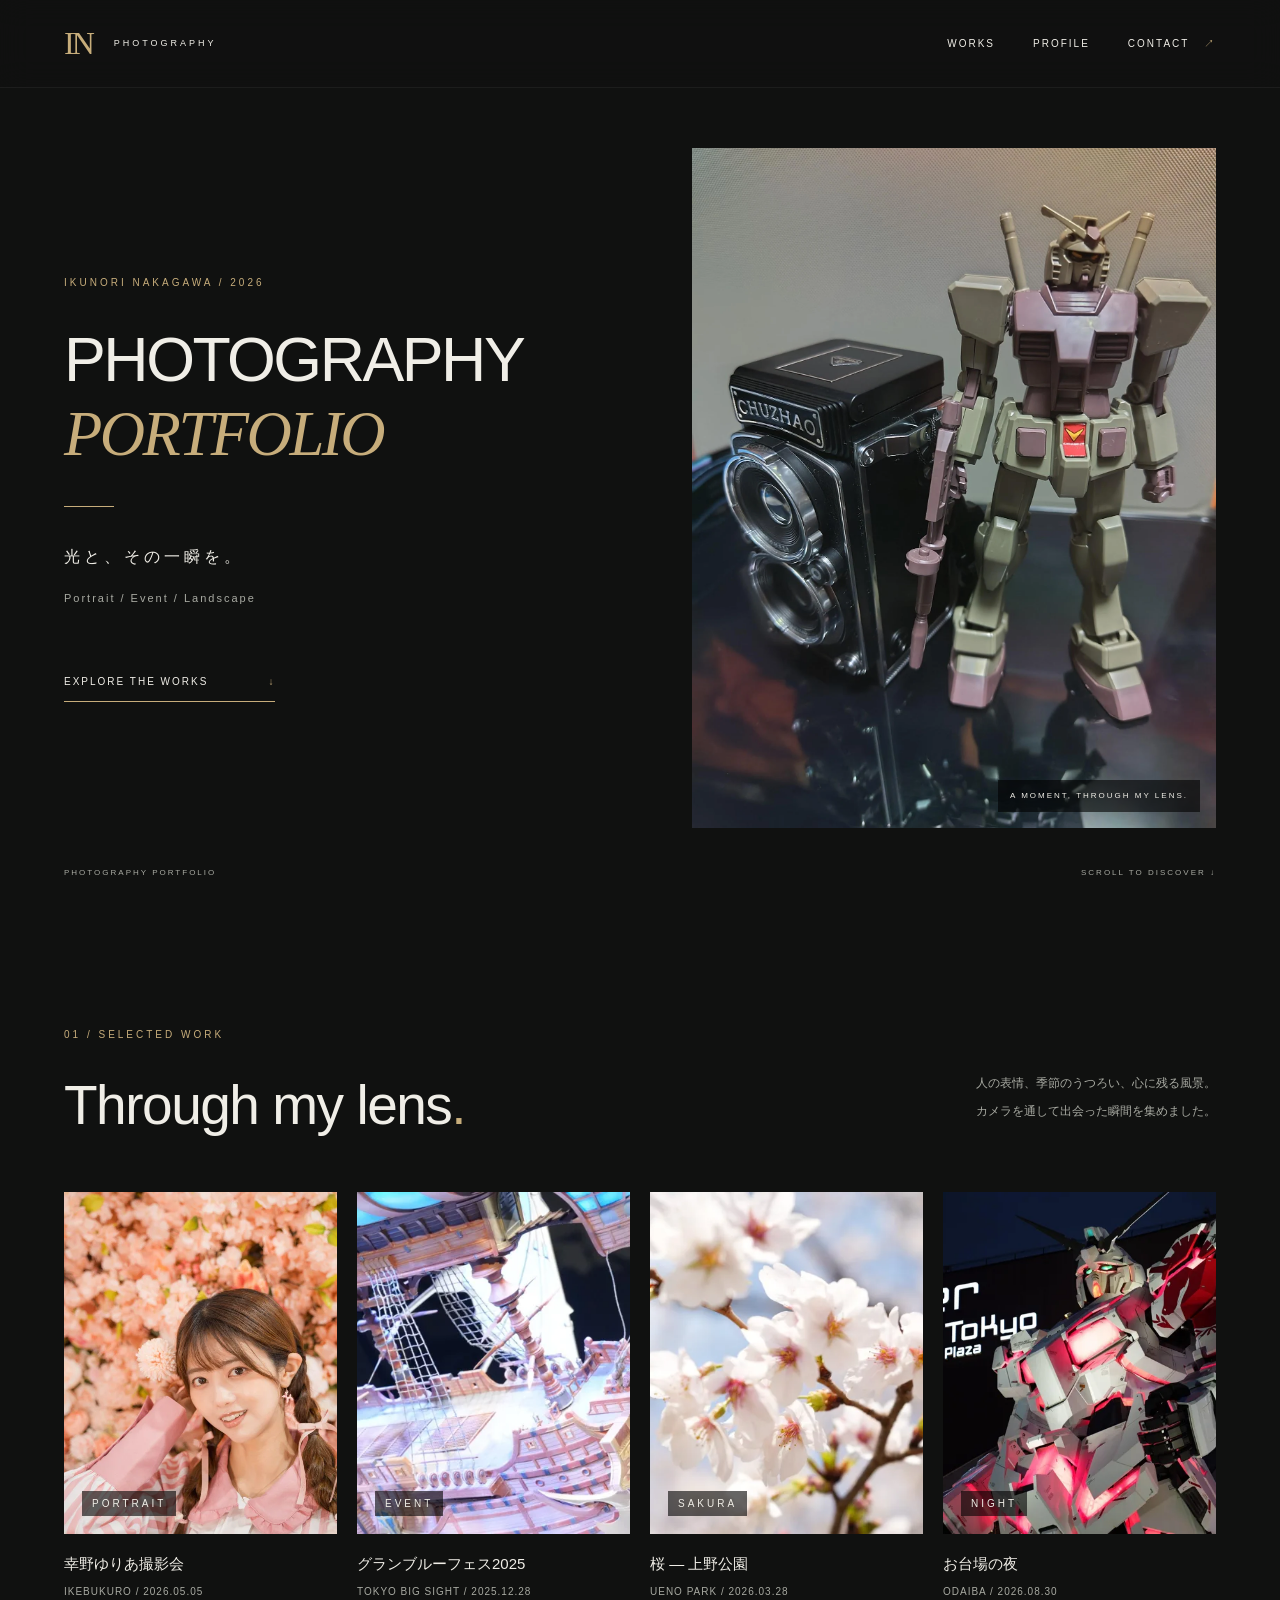
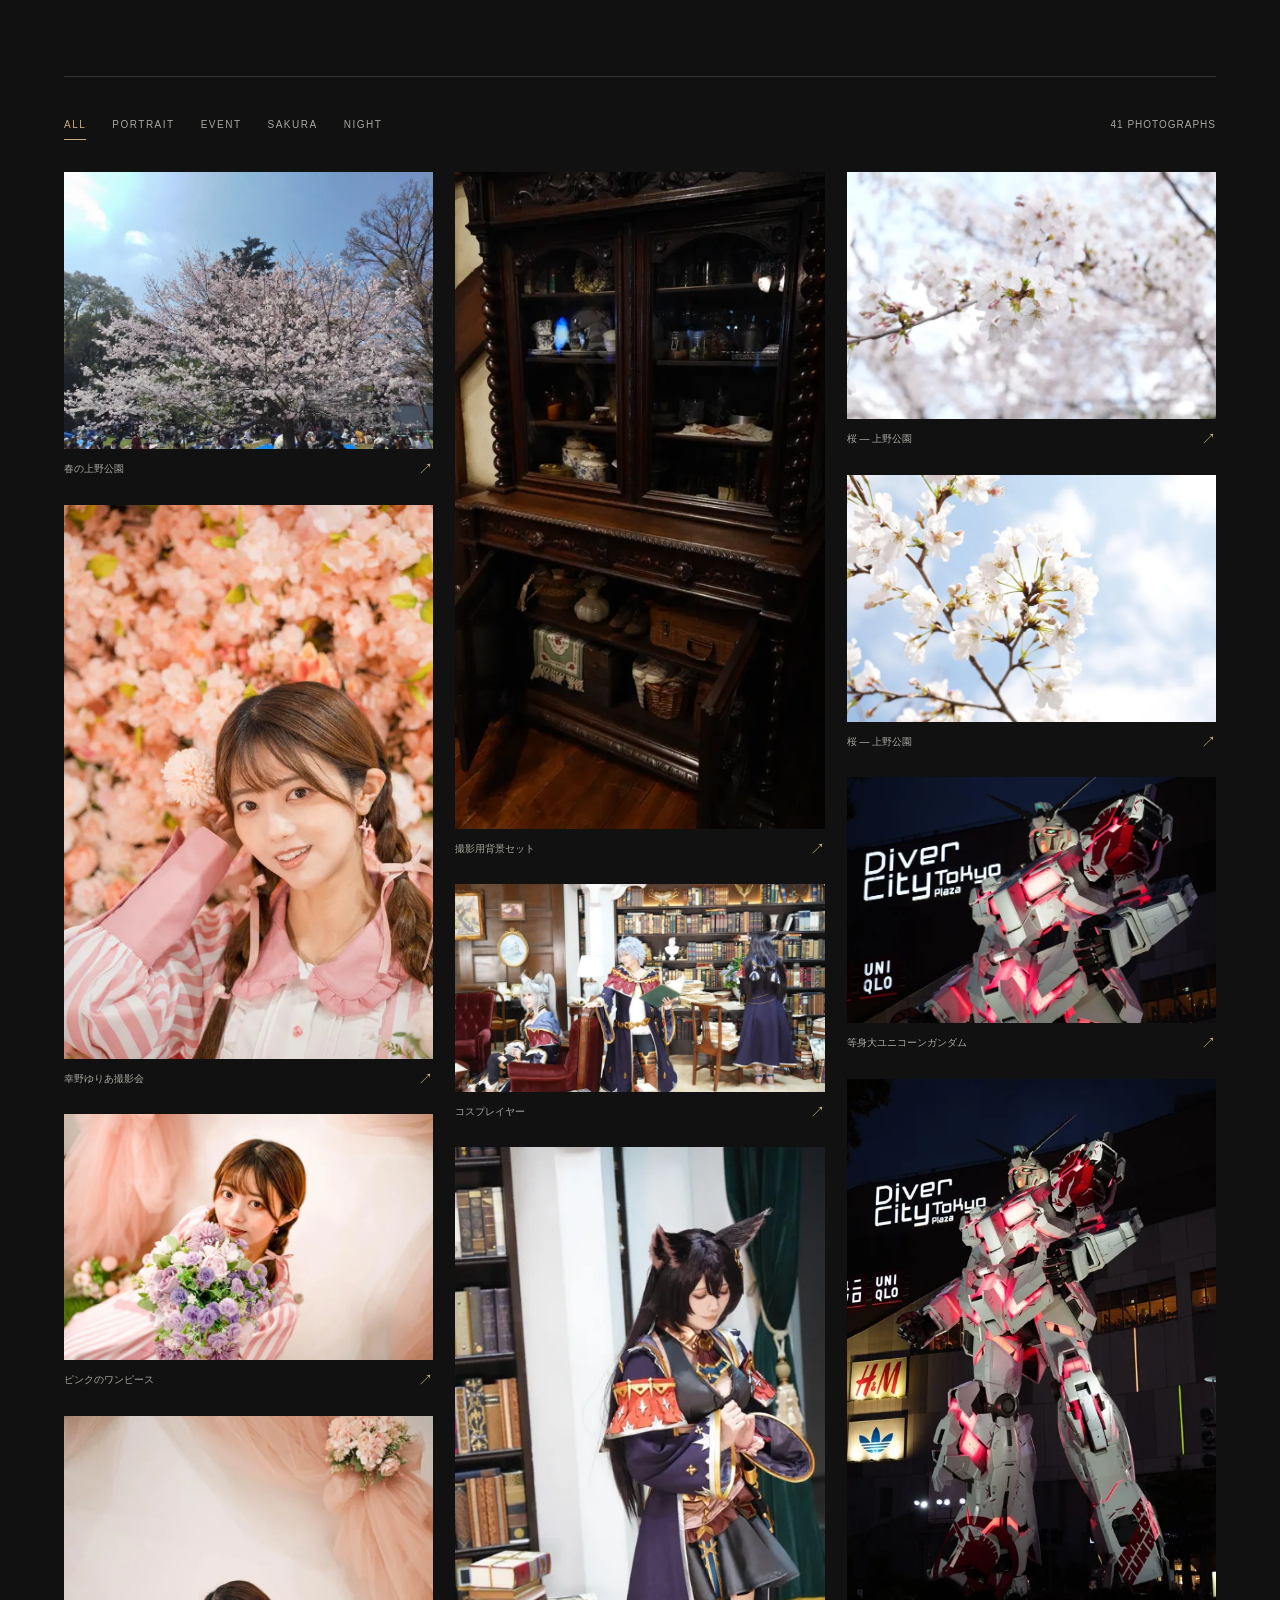
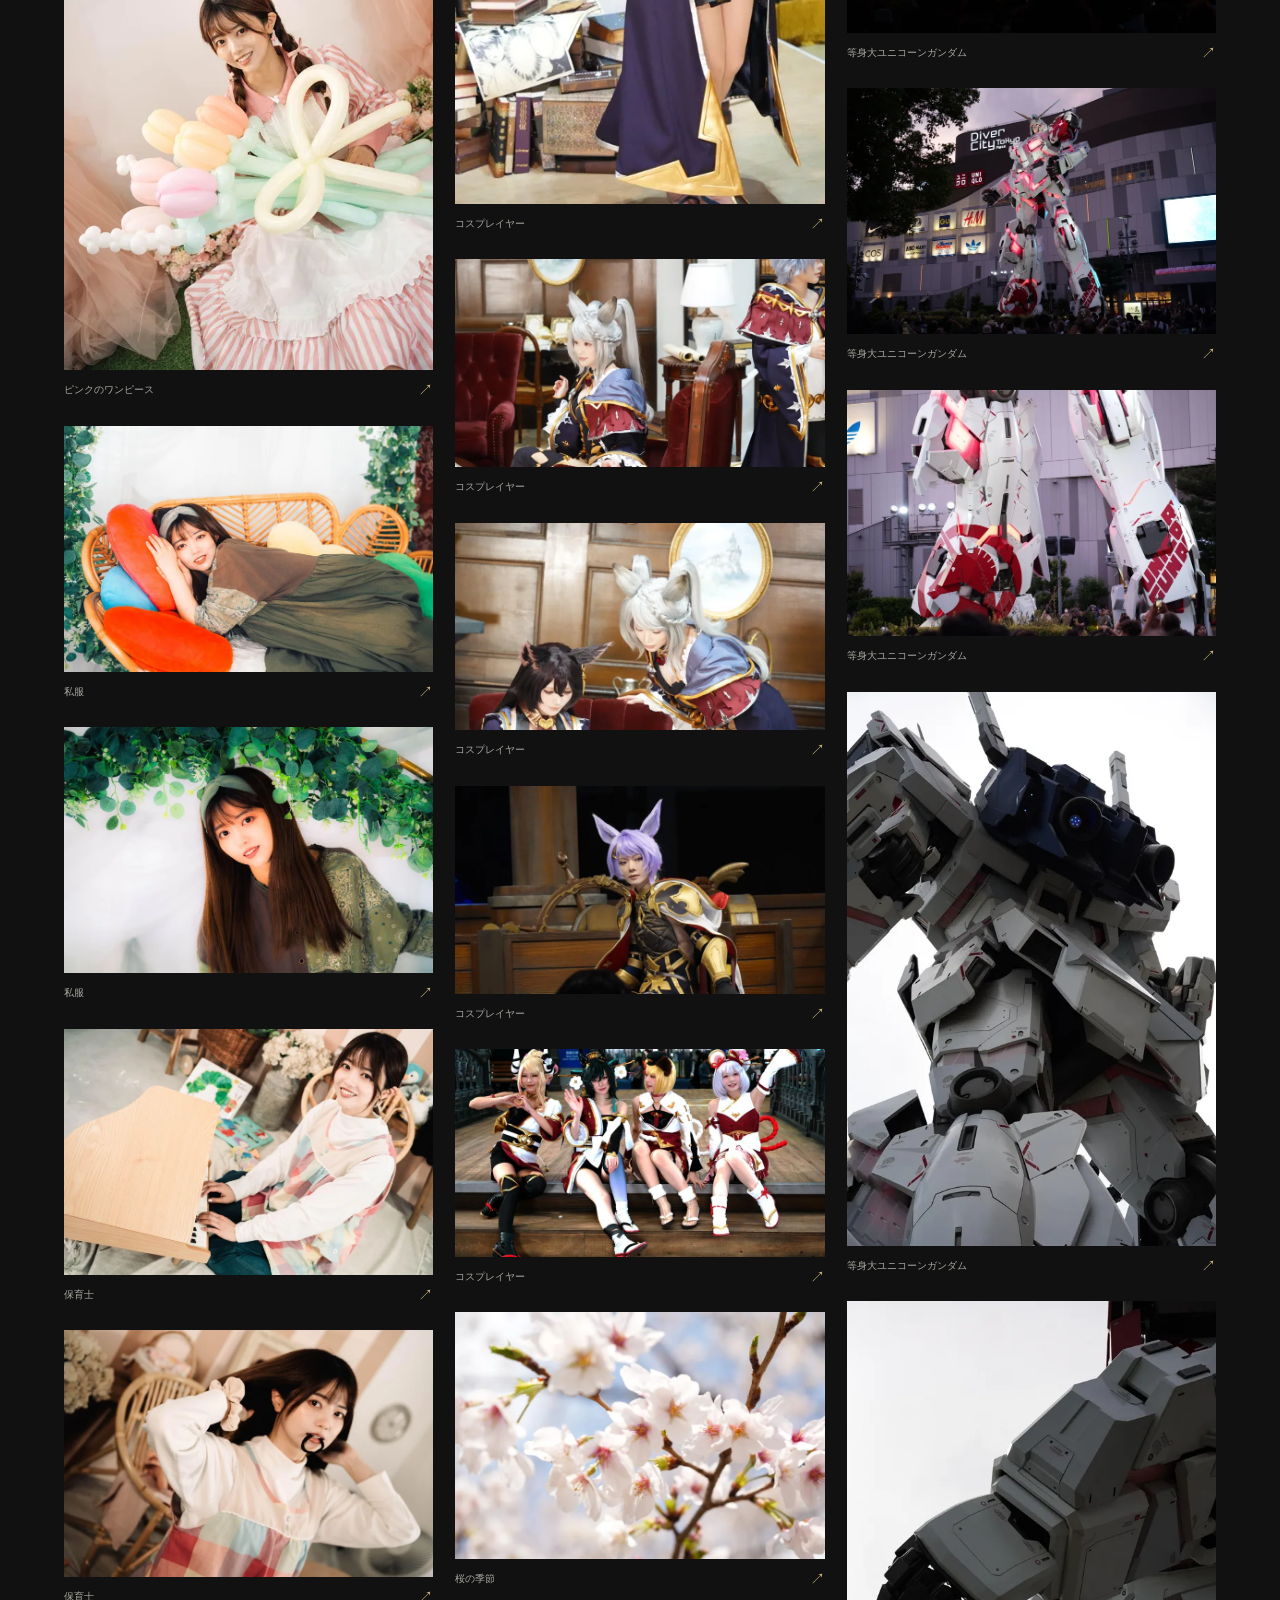
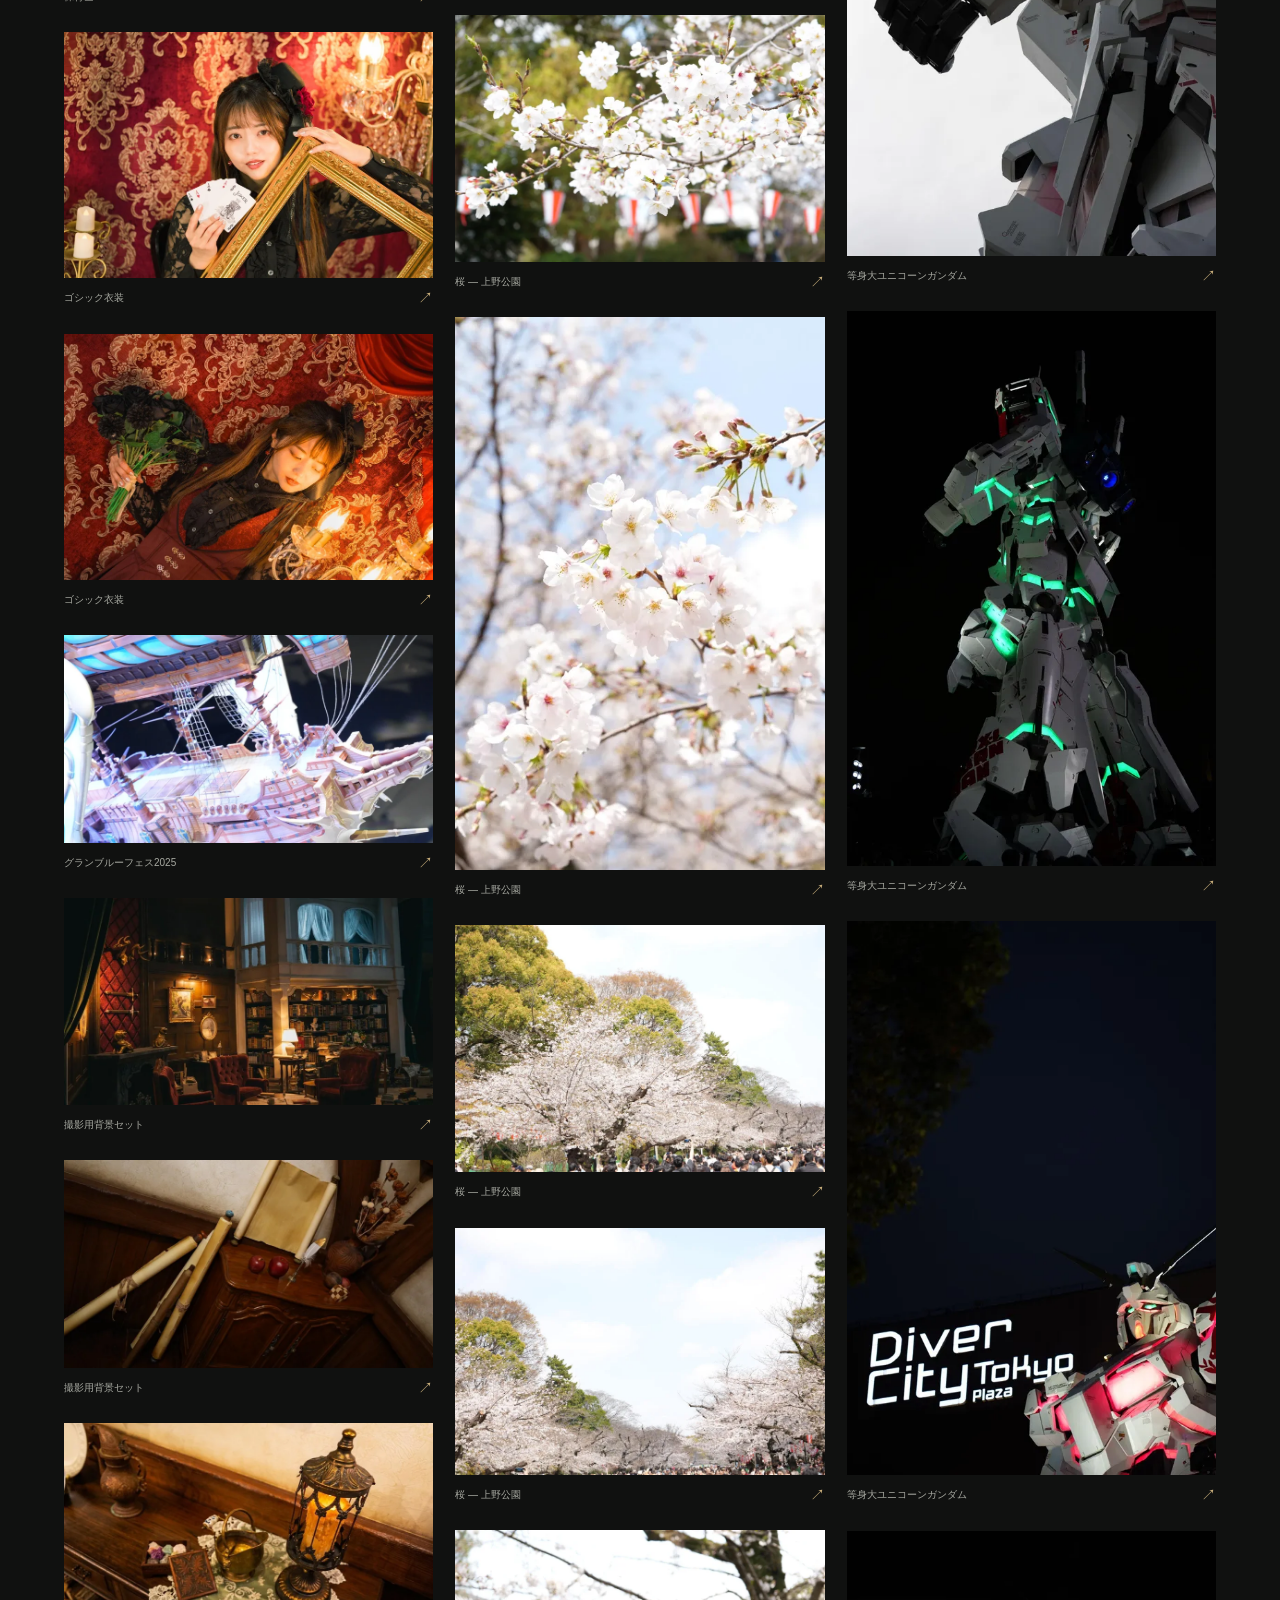
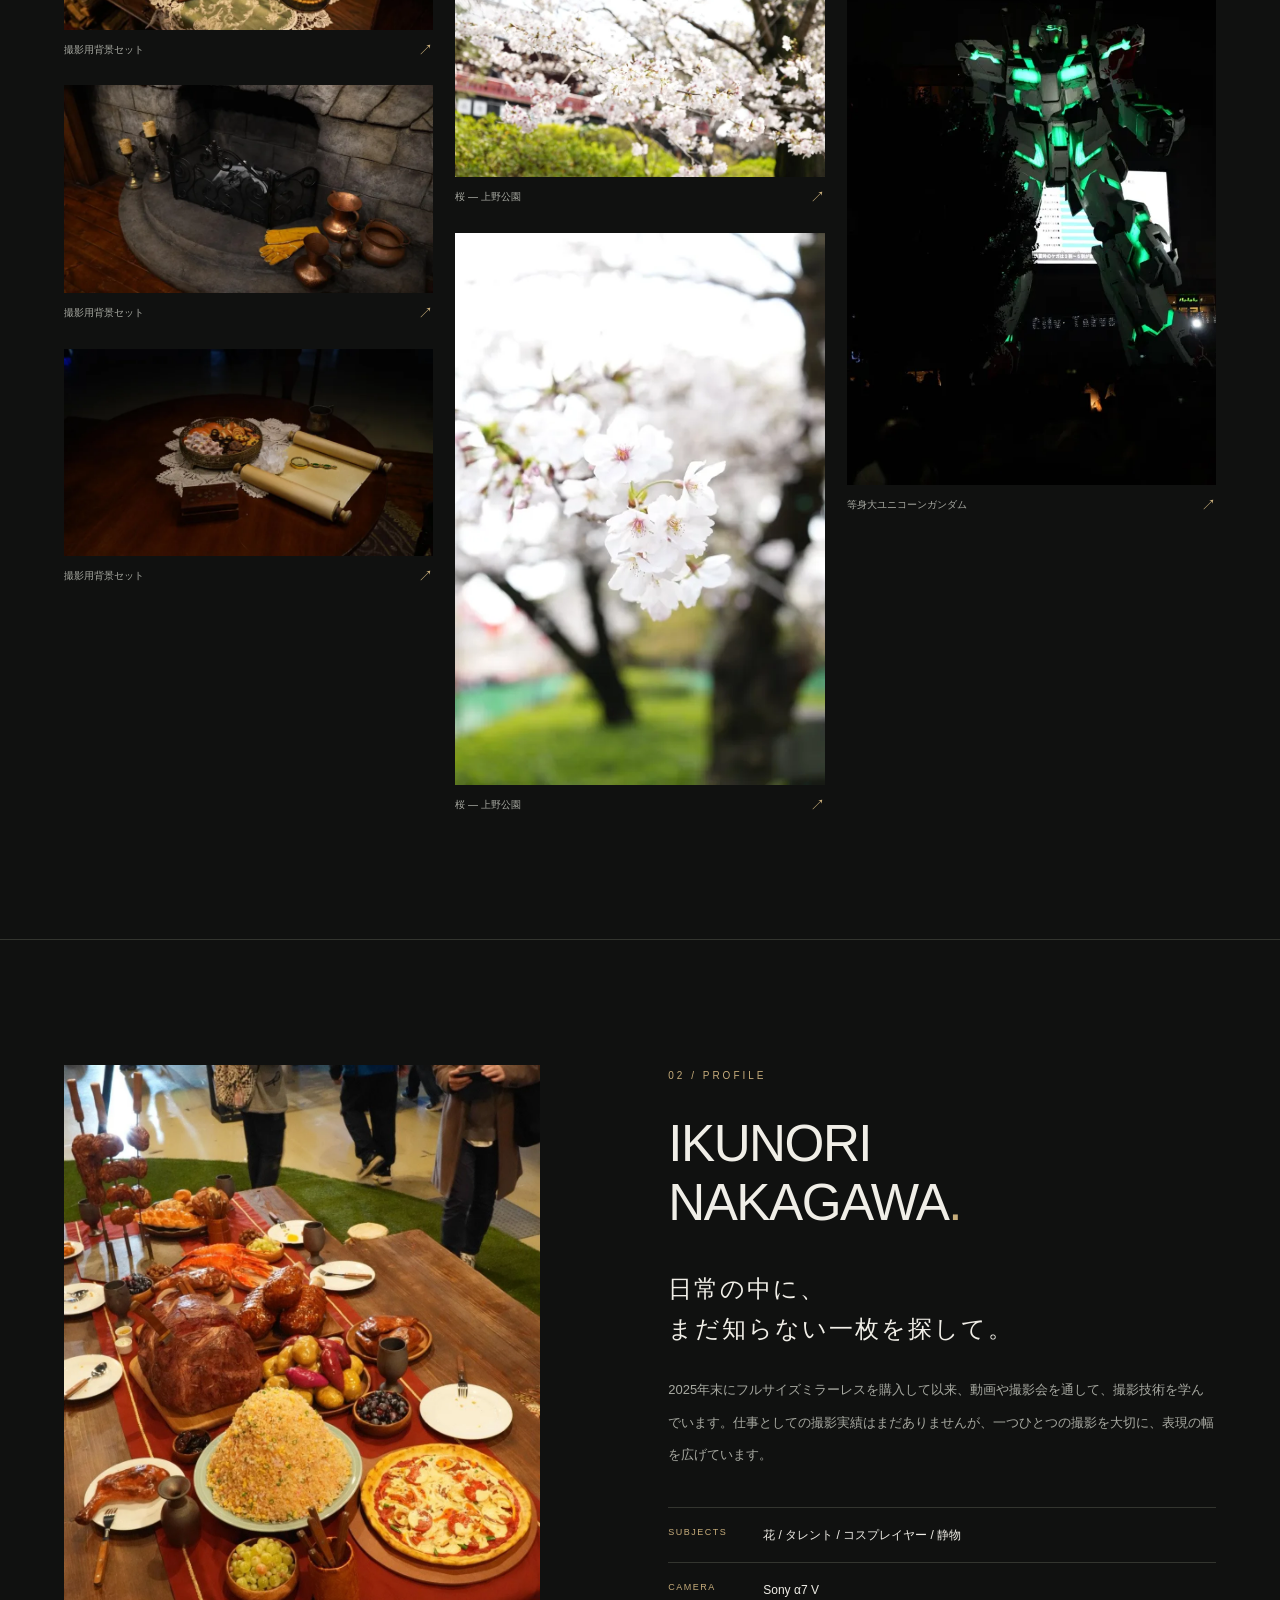
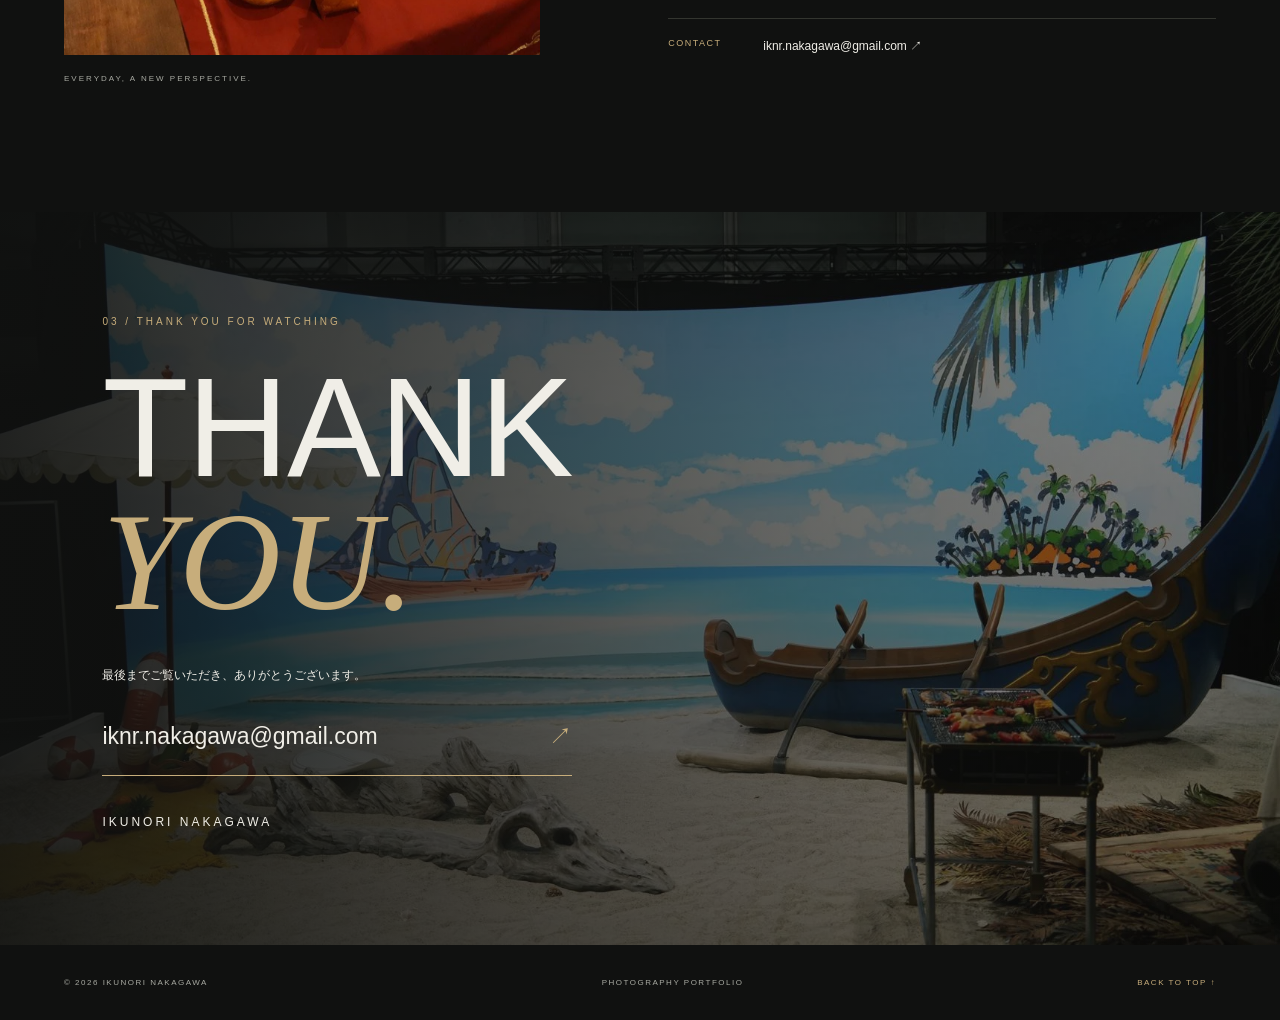
<file: photography-portfolio/index.html>
<!doctype html>
<html lang="ja">
<head>
 <meta charset="utf-8"><meta name="viewport" content="width=device-width, initial-scale=1">
 <title>IKUNORI NAKAGAWA — Photography Portfolio</title>
 <meta name="description" content="IKUNORI NAKAGAWAの写真ポートフォリオ。ポートレート、イベント、上野公園の桜、お台場の夜景。">
 <meta name="theme-color" content="#101110">
 <link rel="icon" href="assets/favicon.svg" type="image/svg+xml">
 <link rel="stylesheet" href="style.css">
 <script defer src="data.js"></script><script defer src="script.js"></script>
</head>
<body>
 <a class="skip" href="#main">本文へ移動</a>
 <header class="header"><a class="brand" href="#home" aria-label="ホーム">IN<span>PHOTOGRAPHY</span></a><button class="menu-toggle" aria-expanded="false" aria-controls="nav">MENU <span>＋</span></button><nav id="nav" aria-label="メインナビゲーション"><a href="#works">WORKS</a><a href="#about">PROFILE</a><a href="#contact">CONTACT <span>↗</span></a></nav></header>
 <main id="main">
 <section class="hero" id="home"><div class="hero-copy"><p class="eyebrow">IKUNORI NAKAGAWA / 2026</p><h1>PHOTOGRAPHY<br><em>PORTFOLIO</em></h1><div class="gold-line"></div><p class="hero-note">光と、その一瞬を。</p><p class="muted">Portrait / Event / Landscape</p><a href="#works" class="text-link">EXPLORE THE WORKS <span>↓</span></a></div><div class="hero-image"><img src="assets/images/p01-01.webp" width="1536" height="2048" alt="ガンダムの立像を捉えたポートフォリオの表紙写真" fetchpriority="high"><span class="image-label">A MOMENT, THROUGH MY LENS.</span></div><div class="hero-footer"><span>PHOTOGRAPHY PORTFOLIO</span><span>SCROLL TO DISCOVER ↓</span></div></section>
 <section class="section works" id="works"><div class="section-heading reveal"><div><p class="eyebrow">01 / SELECTED WORK</p><h2>Through my lens<span>.</span></h2></div><p class="section-intro">人の表情、季節のうつろい、心に残る風景。<br>カメラを通して出会った瞬間を集めました。</p></div>
 <div class="collections reveal" id="collections"></div>
 <div class="gallery-top"><div class="filters" role="group" aria-label="写真のカテゴリ"><button class="active" data-filter="all" aria-pressed="true">ALL</button><button data-filter="portrait" aria-pressed="false">PORTRAIT</button><button data-filter="event" aria-pressed="false">EVENT</button><button data-filter="sakura" aria-pressed="false">SAKURA</button><button data-filter="night" aria-pressed="false">NIGHT</button></div><p id="count" aria-live="polite"></p></div>
 <div class="gallery" id="gallery"></div><noscript><p>ギャラリーの閲覧にはJavaScriptを有効にしてください。<a href="assets/photo-manifest.json">写真一覧</a></p></noscript>
 </section>
 <section class="about section" id="about"><div class="profile-image reveal"><img src="assets/images/p02-01.webp" width="1080" height="1920" loading="lazy" alt="PDFのプロフィールに掲載された食卓の写真"><span>EVERYDAY, A NEW PERSPECTIVE.</span></div><div class="profile-copy reveal"><p class="eyebrow">02 / PROFILE</p><h2>IKUNORI<br>NAKAGAWA<span>.</span></h2><p class="profile-lead">日常の中に、<br>まだ知らない一枚を探して。</p><p>2025年末にフルサイズミラーレスを購入して以来、動画や撮影会を通して、撮影技術を学んでいます。仕事としての撮影実績はまだありませんが、一つひとつの撮影を大切に、表現の幅を広げています。</p><dl class="profile-details"><div><dt>SUBJECTS</dt><dd>花 / タレント / コスプレイヤー / 静物</dd></div><div><dt>CAMERA</dt><dd>Sony α7 V</dd></div><div><dt>CONTACT</dt><dd><a href="mailto:iknr.nakagawa@gmail.com">iknr.nakagawa@gmail.com ↗</a></dd></div></dl></div></section>
 <section class="contact" id="contact"><img src="assets/images/p21-01.webp" width="1752" height="986" loading="lazy" alt="THANK YOUページに掲載された青空と水辺の風景"><div class="contact-content reveal"><p class="eyebrow">03 / THANK YOU FOR WATCHING</p><h2>THANK<br><em>YOU.</em></h2><p>最後までご覧いただき、ありがとうございます。</p><a class="contact-link" href="mailto:iknr.nakagawa@gmail.com">iknr.nakagawa@gmail.com <span>↗</span></a><p class="contact-name">IKUNORI NAKAGAWA</p></div></section>
 </main>
 <footer><span>© 2026 IKUNORI NAKAGAWA</span><span>PHOTOGRAPHY PORTFOLIO</span><a href="#home">BACK TO TOP ↑</a></footer>
 <dialog id="lightbox" aria-label="写真の拡大表示"><div class="lightbox-top"><span id="position" aria-live="polite"></span><button id="close" autofocus aria-label="拡大表示を閉じる">CLOSE ×</button></div><div class="lightbox-body"><button id="prev" aria-label="前の写真">←</button><img id="full-image" alt=""><button id="next" aria-label="次の写真">→</button></div><div class="lightbox-info"><div><p class="eyebrow" id="photo-category"></p><h3 id="photo-title"></h3><p id="photo-location"></p></div><dl id="photo-meta"></dl></div></dialog>
</body>
</html>
</file>
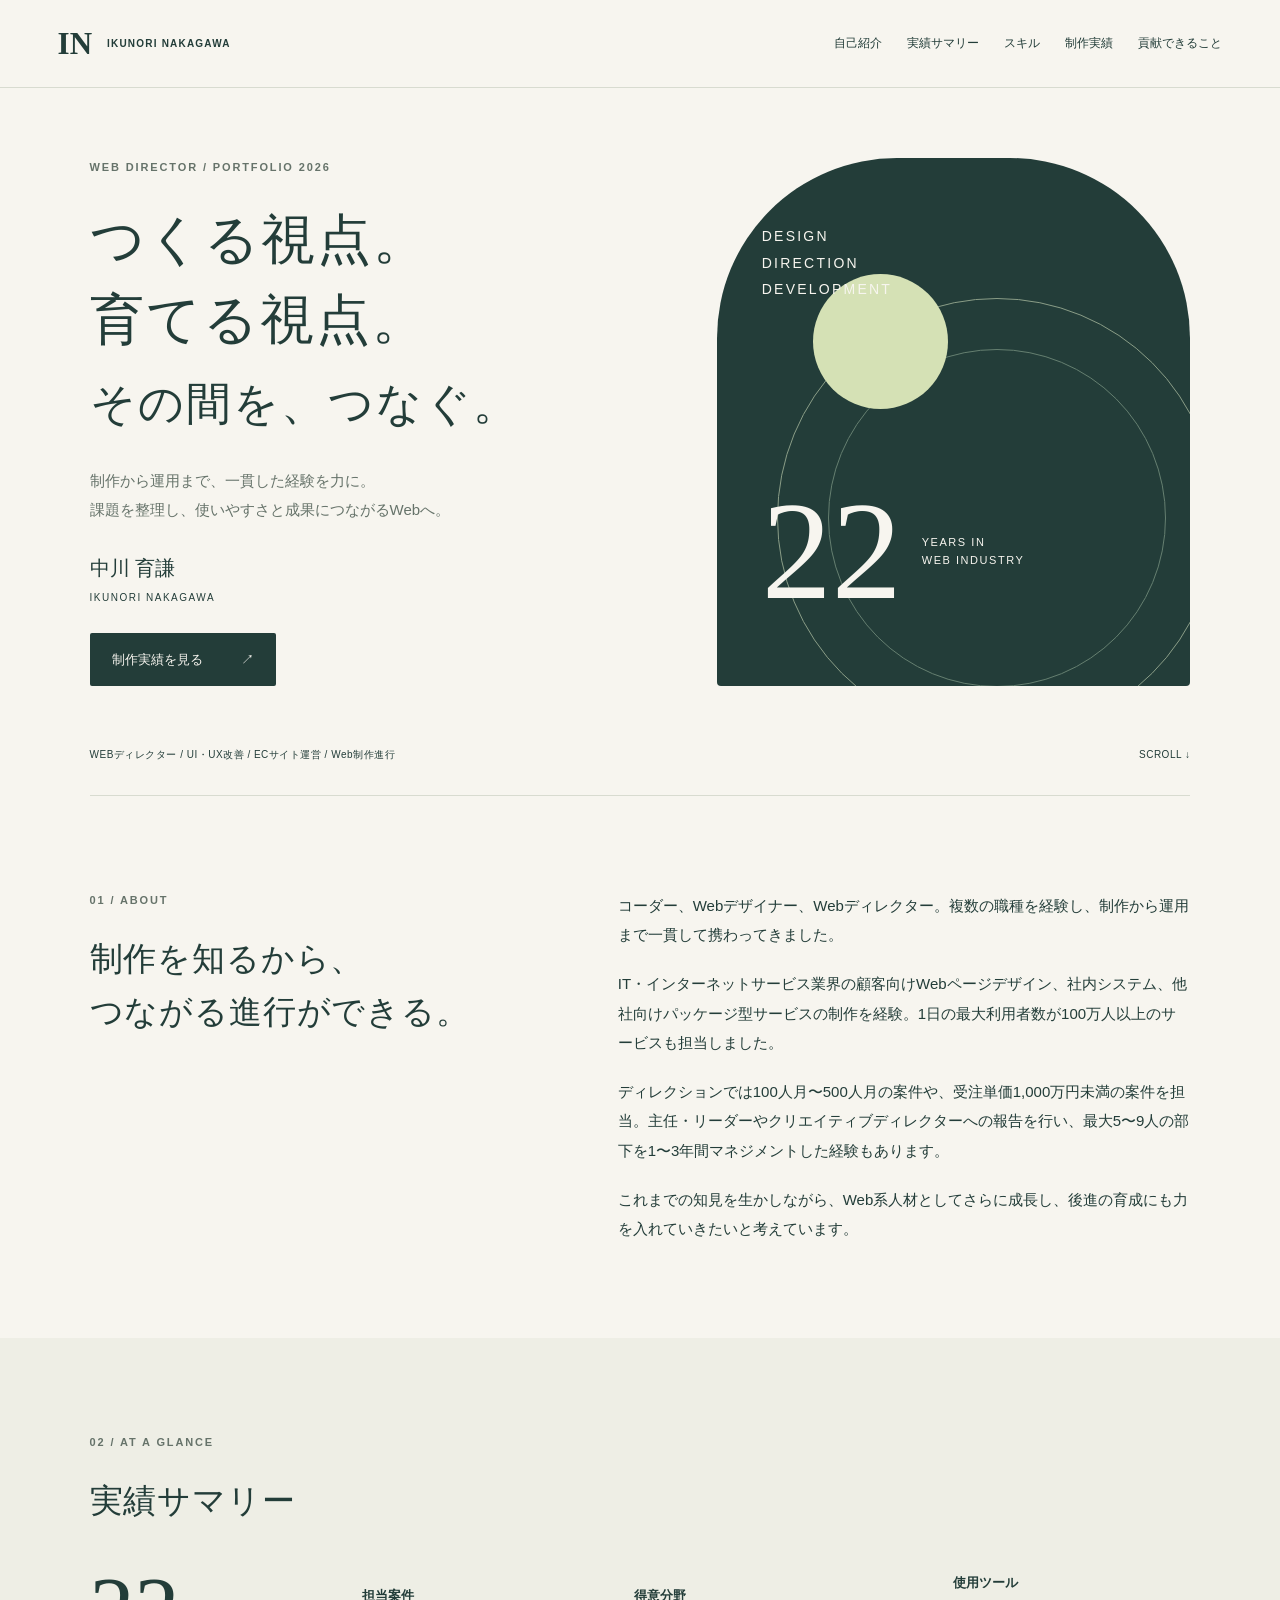
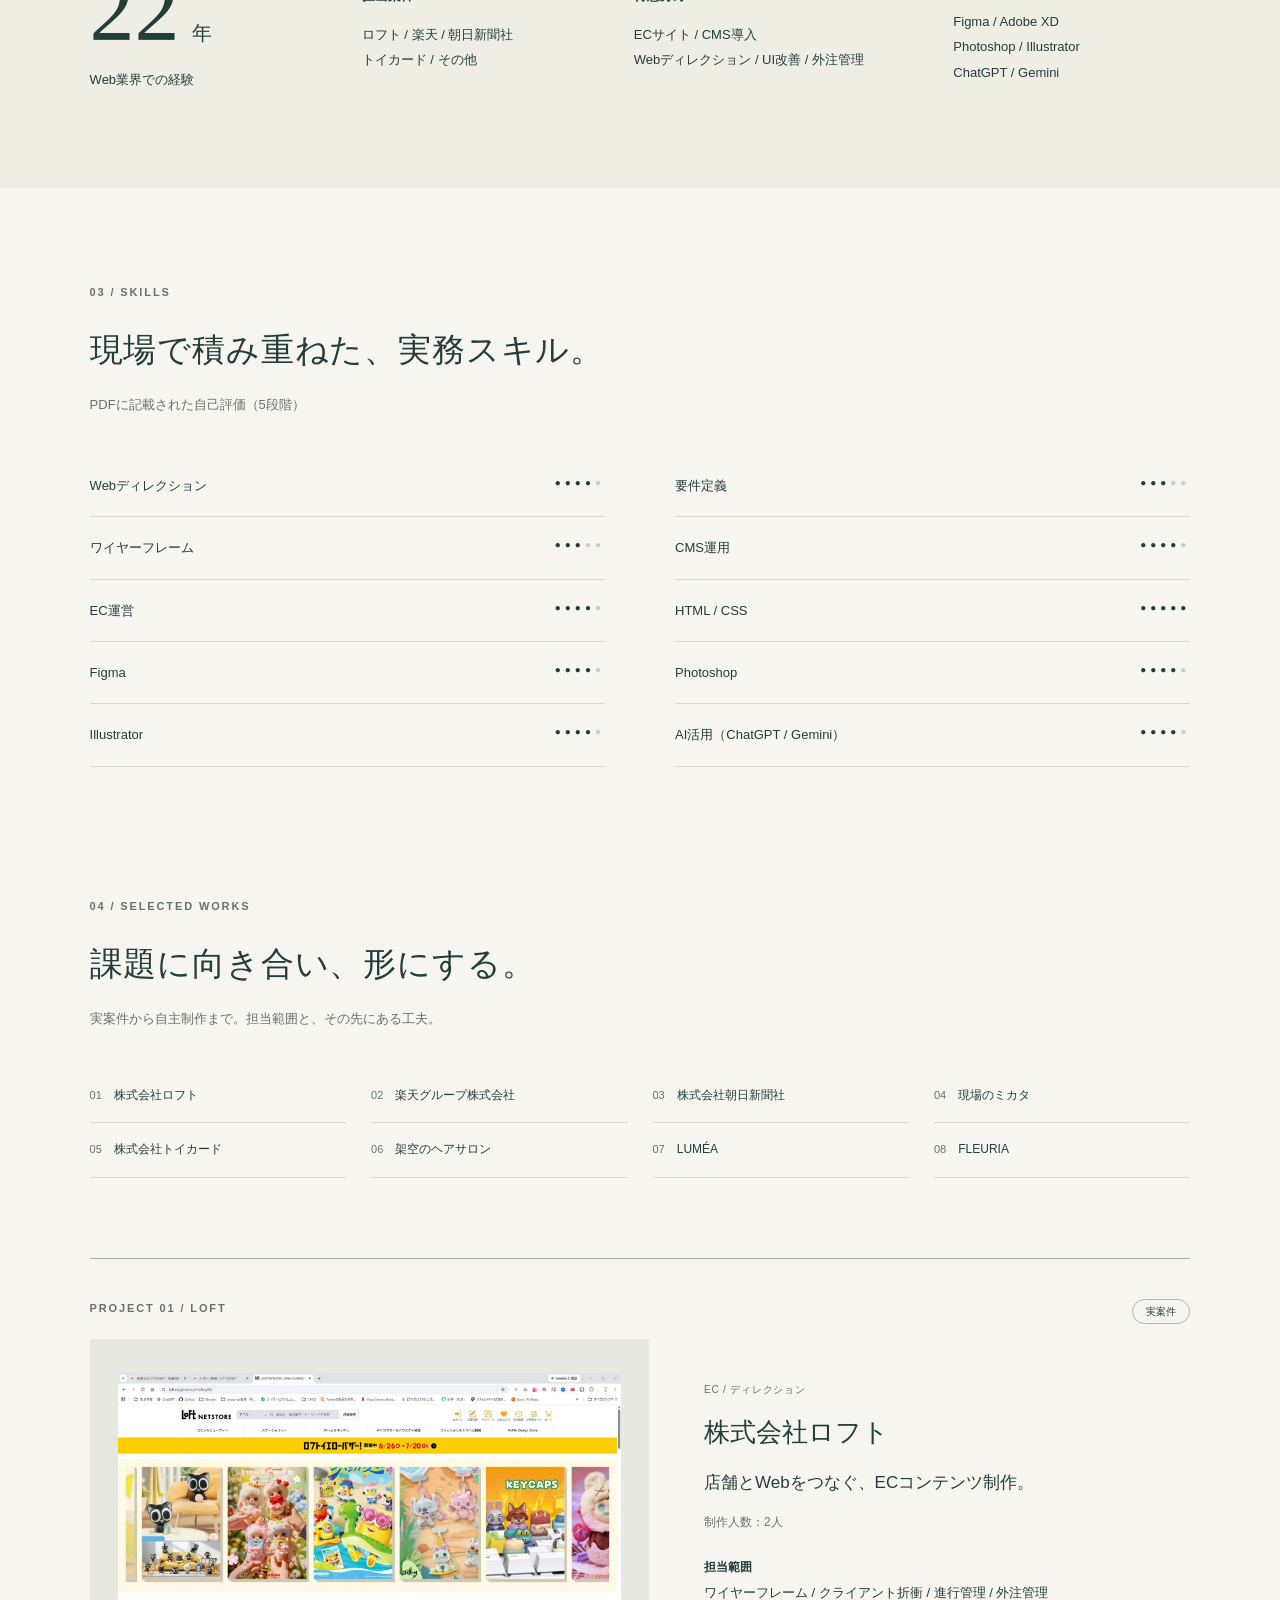
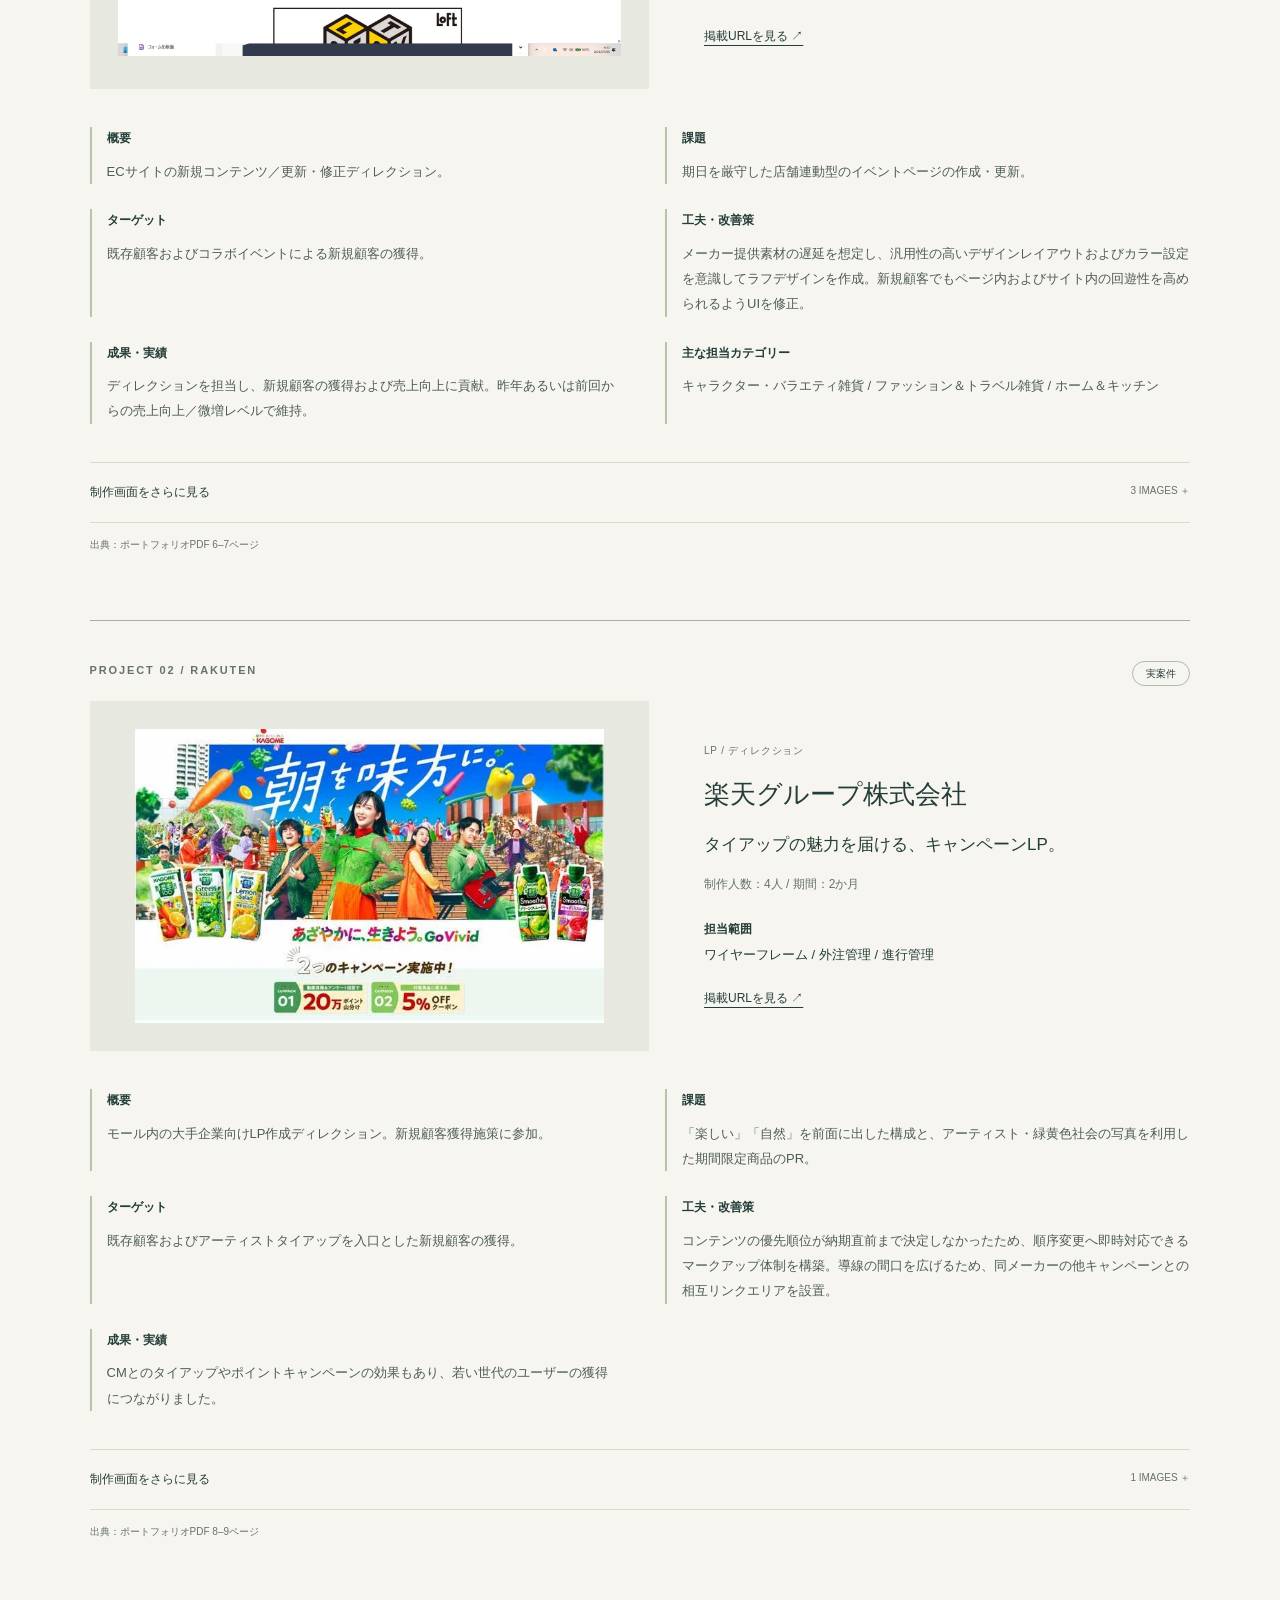
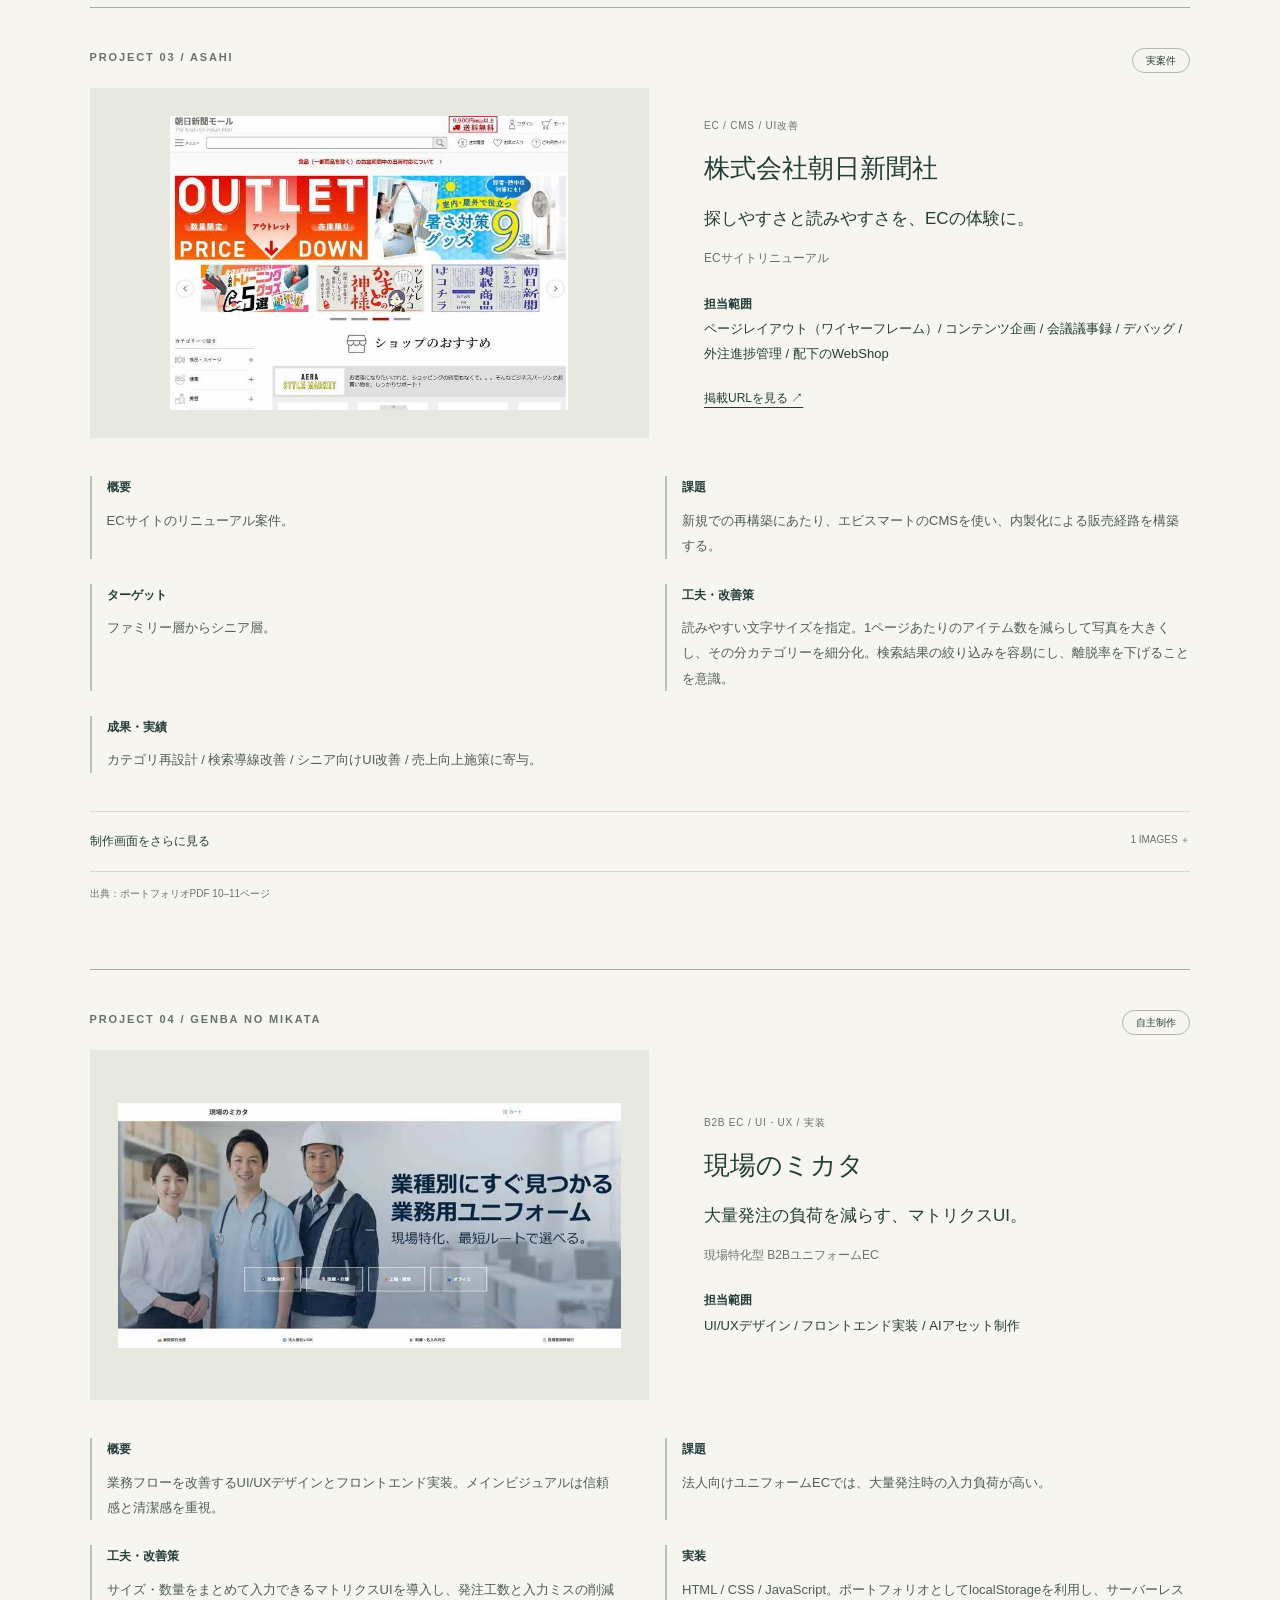
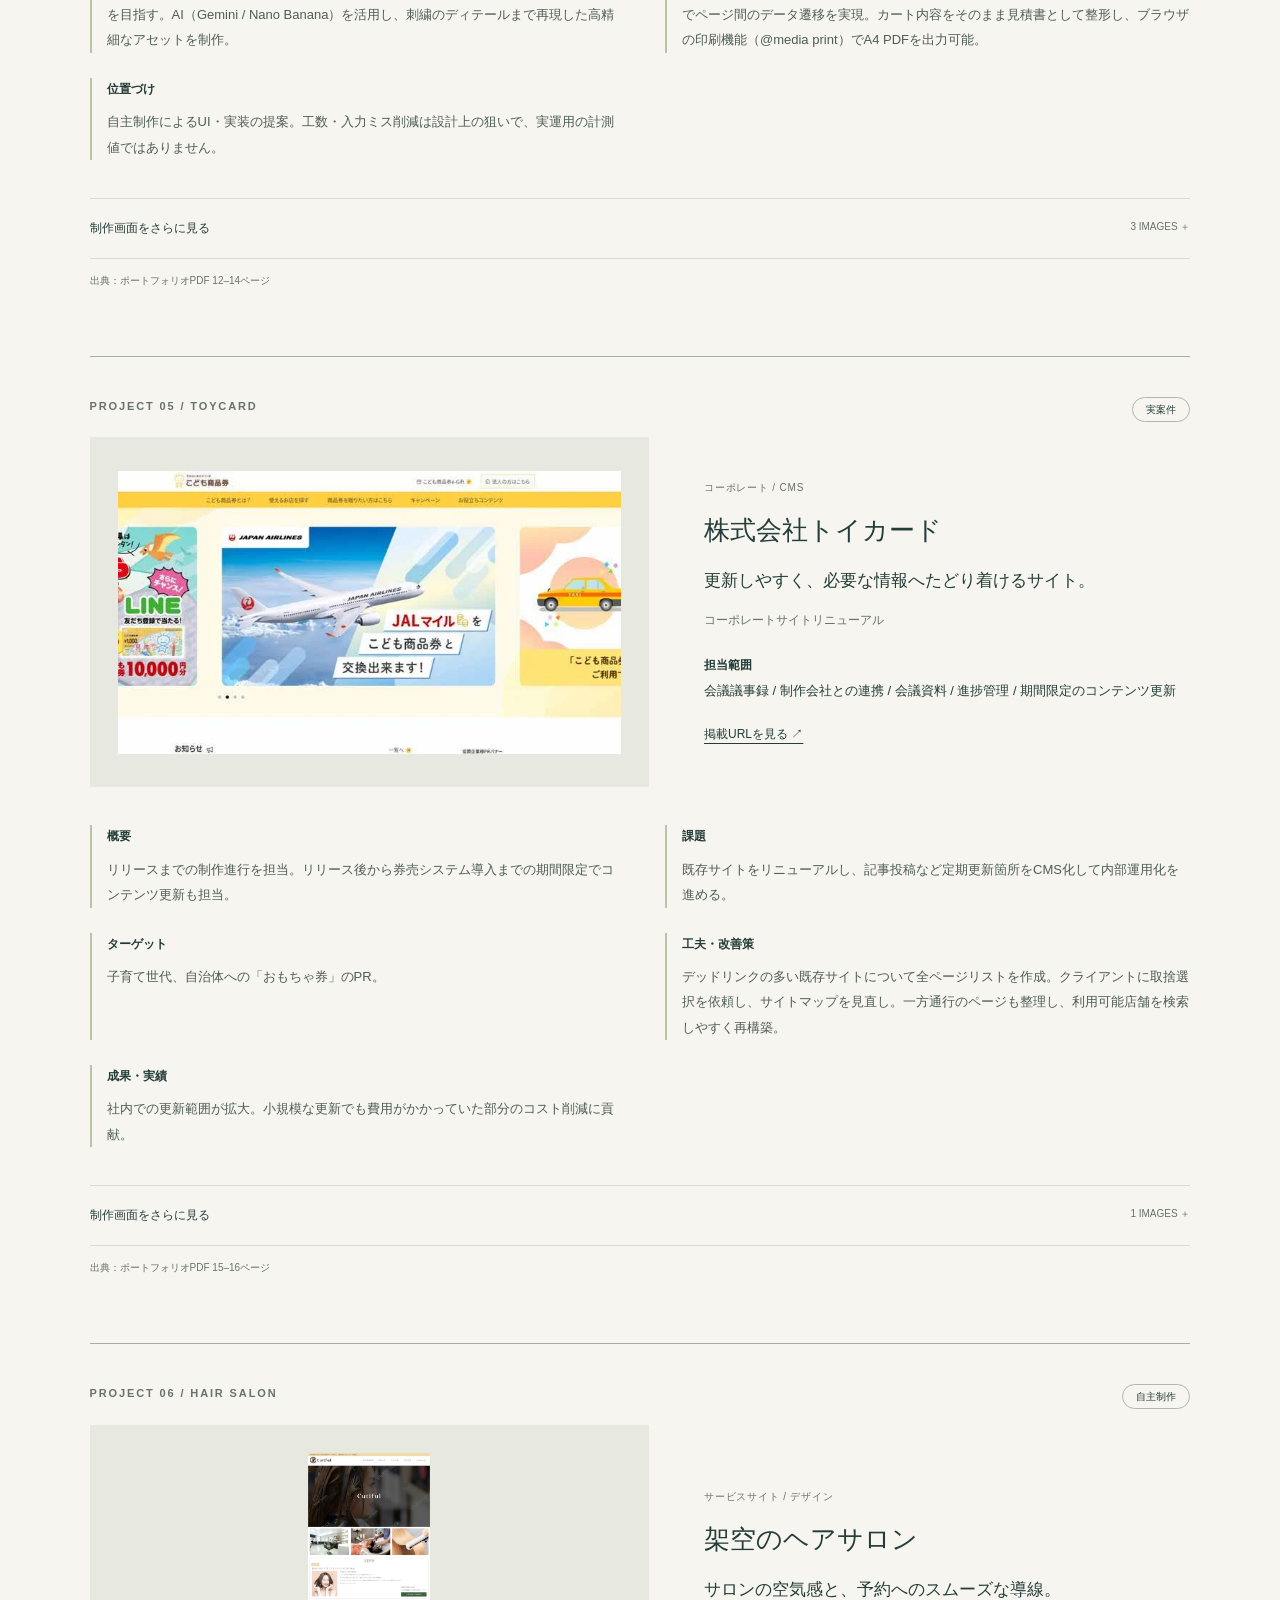
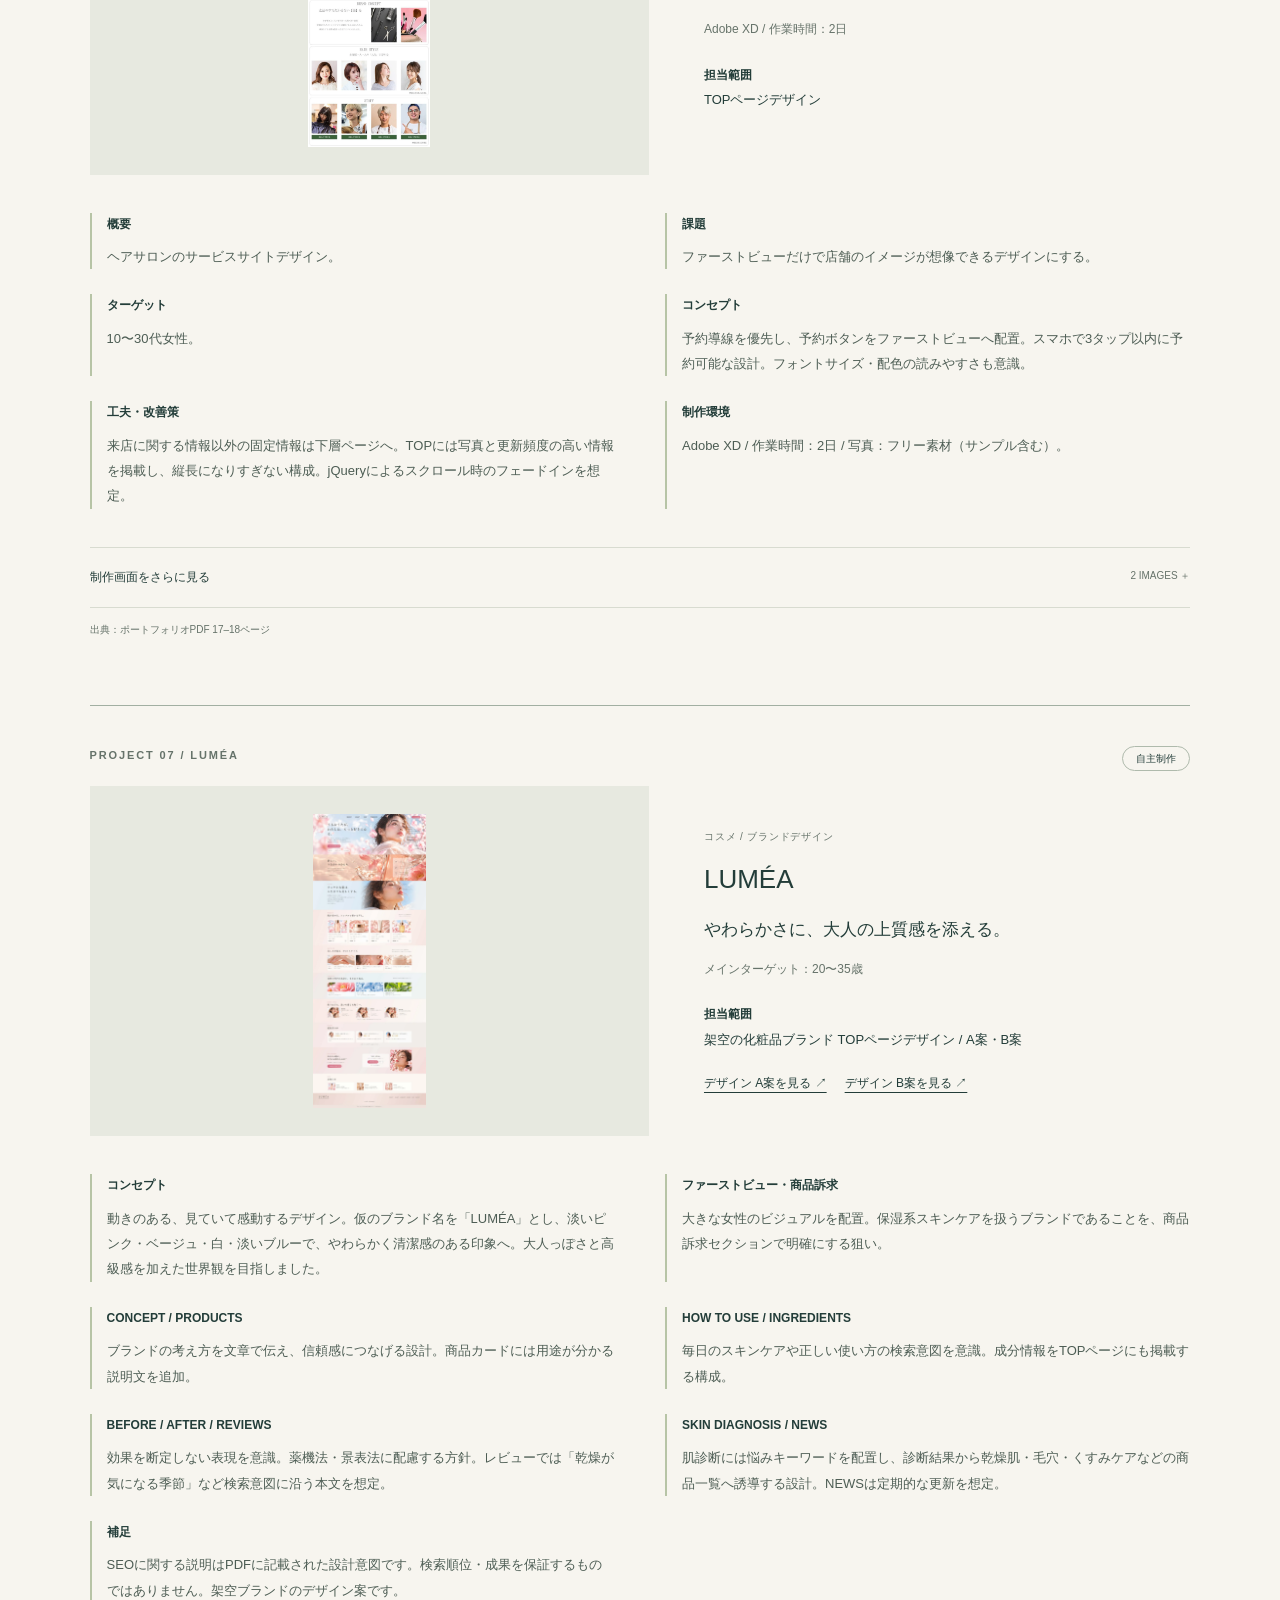
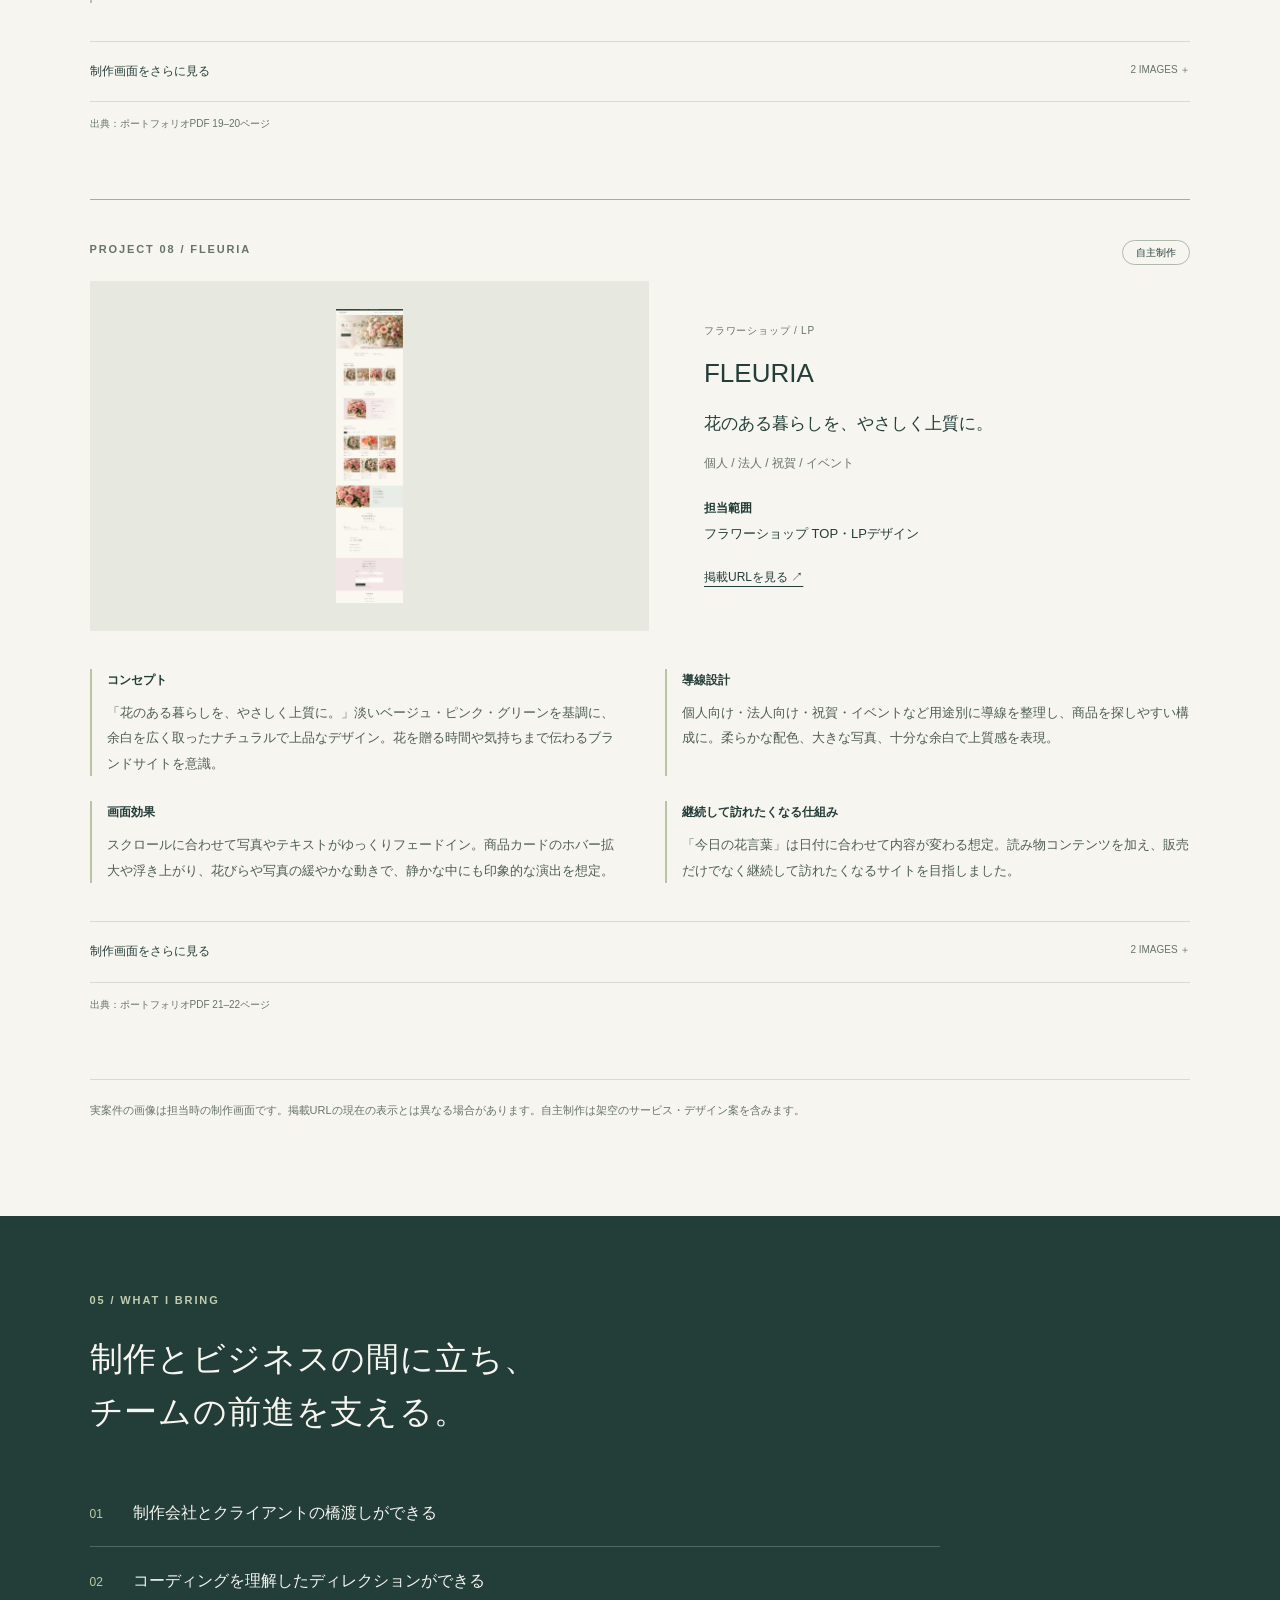
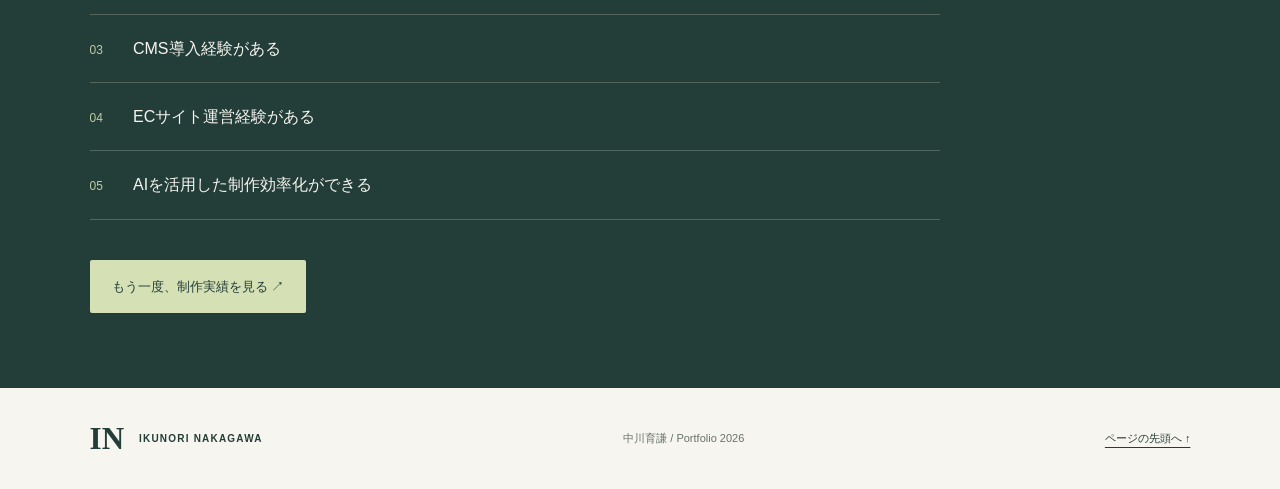
<file: portfolio/index.html>
<!doctype html><html lang="ja"><head><meta charset="utf-8"><meta name="viewport" content="width=device-width, initial-scale=1"><title>中川育謙 | Webディレクター・UI/UX・EC ポートフォリオ</title><meta name="description" content="Web業界22年。中川育謙のポートフォリオ。ロフト・楽天・朝日新聞社・トイカードでのWebディレクション、EC運営、CMS導入、UI改善と自主制作を紹介。"><meta name="author" content="中川育謙"><meta name="theme-color" content="#283d3b"><meta property="og:type" content="website"><meta property="og:locale" content="ja_JP"><meta property="og:site_name" content="中川育謙 Portfolio"><meta property="og:title" content="中川育謙 | Web Director Portfolio"><meta property="og:description" content="制作から運用まで。Webディレクション・UI/UX改善・ECサイト運営の実績。"><meta property="og:image" content="assets/images/ogp.jpg"><meta property="og:image:width" content="1200"><meta property="og:image:height" content="630"><meta name="twitter:card" content="summary_large_image"><link rel="icon" href="assets/favicon.svg" type="image/svg+xml"><link rel="stylesheet" href="assets/css/style.css"><script src="assets/js/main.js" defer></script></head><body><a class="skip" href="#main">本文へ移動</a><header class="header"><a class="brand" href="#top" aria-label="ページ先頭へ">IN<span>IKUNORI NAKAGAWA</span></a><button class="menu" type="button" aria-expanded="false" aria-controls="navigation">メニュー</button><nav id="navigation" aria-label="メインナビゲーション"><a href="#about">自己紹介</a><a href="#summary">実績サマリー</a><a href="#skills">スキル</a><a href="#works">制作実績</a><a href="#value">貢献できること</a></nav></header><main id="main"><section class="hero" id="top"><div class="hero-copy"><p class="eyebrow">WEB DIRECTOR / PORTFOLIO 2026</p><h1>つくる視点。<br>育てる視点。<br><span>その間を、つなぐ。</span></h1><p class="hero-desc">制作から運用まで、一貫した経験を力に。<br>課題を整理し、使いやすさと成果につながるWebへ。</p><p class="name">中川 育謙 <span>IKUNORI NAKAGAWA</span></p><a class="button" href="#works">制作実績を見る <span>↗</span></a></div><div class="hero-art" aria-hidden="true"><span class="orbit"></span><div class="art-label">DESIGN<br>DIRECTION<br>DEVELOPMENT</div><div class="art-bottom"><b>22</b><span>YEARS IN<br>WEB INDUSTRY</span></div></div><div class="hero-foot"><span>WEBディレクター / UI・UX改善 / ECサイト運営 / Web制作進行</span><a href="#about">SCROLL ↓</a></div></section>
<section id="about" class="section about"><div class="section-heading"><p class="eyebrow">01 / ABOUT</p><h2>制作を知るから、<br>つながる進行ができる。</h2></div><div class="prose"><p>コーダー、Webデザイナー、Webディレクター。複数の職種を経験し、制作から運用まで一貫して携わってきました。</p><p>IT・インターネットサービス業界の顧客向けWebページデザイン、社内システム、他社向けパッケージ型サービスの制作を経験。1日の最大利用者数が100万人以上のサービスも担当しました。</p><p>ディレクションでは100人月〜500人月の案件や、受注単価1,000万円未満の案件を担当。主任・リーダーやクリエイティブディレクターへの報告を行い、最大5〜9人の部下を1〜3年間マネジメントした経験もあります。</p><p>これまでの知見を生かしながら、Web系人材としてさらに成長し、後進の育成にも力を入れていきたいと考えています。</p></div></section>
<section id="summary" class="section summary"><div class="section-heading"><p class="eyebrow">02 / AT A GLANCE</p><h2>実績サマリー</h2></div><div class="summary-grid"><div class="experience"><strong>22<span>年</span></strong><p>Web業界での経験</p></div><div><h3>担当案件</h3><p>ロフト / 楽天 / 朝日新聞社<br>トイカード / その他</p></div><div><h3>得意分野</h3><p>ECサイト / CMS導入<br>Webディレクション / UI改善 / 外注管理</p></div><div><h3>使用ツール</h3><p>Figma / Adobe XD<br>Photoshop / Illustrator<br>ChatGPT / Gemini</p></div></div></section>
<section id="skills" class="section"><div class="section-heading"><p class="eyebrow">03 / SKILLS</p><h2>現場で積み重ねた、実務スキル。</h2><p>PDFに記載された自己評価（5段階）</p></div><div class="skill-grid"><div class="skill"><span>Webディレクション</span><span class="rating" aria-label="5段階中4">●●●●<i>●</i></span></div><div class="skill"><span>要件定義</span><span class="rating" aria-label="5段階中3">●●●<i>●●</i></span></div><div class="skill"><span>ワイヤーフレーム</span><span class="rating" aria-label="5段階中3">●●●<i>●●</i></span></div><div class="skill"><span>CMS運用</span><span class="rating" aria-label="5段階中4">●●●●<i>●</i></span></div><div class="skill"><span>EC運営</span><span class="rating" aria-label="5段階中4">●●●●<i>●</i></span></div><div class="skill"><span>HTML / CSS</span><span class="rating" aria-label="5段階中5">●●●●●<i></i></span></div><div class="skill"><span>Figma</span><span class="rating" aria-label="5段階中4">●●●●<i>●</i></span></div><div class="skill"><span>Photoshop</span><span class="rating" aria-label="5段階中4">●●●●<i>●</i></span></div><div class="skill"><span>Illustrator</span><span class="rating" aria-label="5段階中4">●●●●<i>●</i></span></div><div class="skill"><span>AI活用（ChatGPT / Gemini）</span><span class="rating" aria-label="5段階中4">●●●●<i>●</i></span></div></div></section><section id="works" class="section works"><div class="section-heading"><p class="eyebrow">04 / SELECTED WORKS</p><h2>課題に向き合い、形にする。</h2><p>実案件から自主制作まで。担当範囲と、その先にある工夫。</p></div><nav class="work-index" aria-label="実績一覧"><a href="#loft"><span>01</span>株式会社ロフト</a><a href="#rakuten"><span>02</span>楽天グループ株式会社</a><a href="#asahi"><span>03</span>株式会社朝日新聞社</a><a href="#mikata"><span>04</span>現場のミカタ</a><a href="#toycard"><span>05</span>株式会社トイカード</a><a href="#salon"><span>06</span>架空のヘアサロン</a><a href="#lumea"><span>07</span>LUMÉA</a><a href="#fleuria"><span>08</span>FLEURIA</a></nav><article class="project" id="loft"><div class="project-top"><p class="eyebrow">PROJECT 01 / LOFT</p><span class="badge">実案件</span></div><div class="project-grid"><a class="visual" href="assets/images/p06-2.webp" target="_blank" rel="noopener" aria-label="株式会社ロフトの画像を別タブで拡大"><img class="" src="assets/images/p06-2.webp" alt="株式会社ロフトの制作画面" width="1600" height="900" loading="lazy" decoding="async"></a><div class="project-intro"><p class="tag">EC / ディレクション</p><h3>株式会社ロフト</h3><p class="project-title">店舗とWebをつなぐ、ECコンテンツ制作。</p><p class="meta">制作人数：2人</p><h4>担当範囲</h4><p>ワイヤーフレーム / クライアント折衝 / 進行管理 / 外注管理</p><a class="text-link" href="https://www.loft.co.jp/store/" target="_blank" rel="noopener noreferrer">掲載URLを見る ↗<span class="sr-only">（別タブ）</span></a></div></div><div class="case-details"><section><h4>概要</h4><p>ECサイトの新規コンテンツ／更新・修正ディレクション。</p></section><section><h4>課題</h4><p>期日を厳守した店舗連動型のイベントページの作成・更新。</p></section><section><h4>ターゲット</h4><p>既存顧客およびコラボイベントによる新規顧客の獲得。</p></section><section><h4>工夫・改善策</h4><p>メーカー提供素材の遅延を想定し、汎用性の高いデザインレイアウトおよびカラー設定を意識してラフデザインを作成。新規顧客でもページ内およびサイト内の回遊性を高められるようUIを修正。</p></section><section><h4>成果・実績</h4><p>ディレクションを担当し、新規顧客の獲得および売上向上に貢献。昨年あるいは前回からの売上向上／微増レベルで維持。</p></section><section><h4>主な担当カテゴリー</h4><p>キャラクター・バラエティ雑貨 / ファッション＆トラベル雑貨 / ホーム＆キッチン</p></section></div><details class="gallery"><summary>制作画面をさらに見る <span>3 IMAGES ＋</span></summary><div class="gallery-grid"><figure><a href="assets/images/p06-4.webp" target="_blank" rel="noopener"><img class="" src="assets/images/p06-4.webp" alt="株式会社ロフトの詳細画面 1" width="386" height="821" loading="lazy" decoding="async"></a><figcaption>株式会社ロフト / 詳細画面 1（画像を選択して拡大）</figcaption></figure><figure><a href="assets/images/p07-2.webp" target="_blank" rel="noopener"><img class="" src="assets/images/p07-2.webp" alt="株式会社ロフトの詳細画面 2" width="1419" height="895" loading="lazy" decoding="async"></a><figcaption>株式会社ロフト / 詳細画面 2（画像を選択して拡大）</figcaption></figure><figure><a href="assets/images/p07-4.webp" target="_blank" rel="noopener"><img class="" src="assets/images/p07-4.webp" alt="株式会社ロフトの詳細画面 3" width="381" height="817" loading="lazy" decoding="async"></a><figcaption>株式会社ロフト / 詳細画面 3（画像を選択して拡大）</figcaption></figure></div></details><p class="source">出典：ポートフォリオPDF 6–7ページ</p></article><article class="project" id="rakuten"><div class="project-top"><p class="eyebrow">PROJECT 02 / RAKUTEN</p><span class="badge">実案件</span></div><div class="project-grid"><a class="visual" href="assets/images/p08-3.webp" target="_blank" rel="noopener" aria-label="楽天グループ株式会社の画像を別タブで拡大"><img class="" src="assets/images/p08-3.webp" alt="楽天グループ株式会社の制作画面" width="680" height="426" loading="lazy" decoding="async"></a><div class="project-intro"><p class="tag">LP / ディレクション</p><h3>楽天グループ株式会社</h3><p class="project-title">タイアップの魅力を届ける、キャンペーンLP。</p><p class="meta">制作人数：4人 / 期間：2か月</p><h4>担当範囲</h4><p>ワイヤーフレーム / 外注管理 / 進行管理</p><a class="text-link" href="https://maker-showroom.rakuten.co.jp/kagome/morning/" target="_blank" rel="noopener noreferrer">掲載URLを見る ↗<span class="sr-only">（別タブ）</span></a></div></div><div class="case-details"><section><h4>概要</h4><p>モール内の大手企業向けLP作成ディレクション。新規顧客獲得施策に参加。</p></section><section><h4>課題</h4><p>「楽しい」「自然」を前面に出した構成と、アーティスト・緑黄色社会の写真を利用した期間限定商品のPR。</p></section><section><h4>ターゲット</h4><p>既存顧客およびアーティストタイアップを入口とした新規顧客の獲得。</p></section><section><h4>工夫・改善策</h4><p>コンテンツの優先順位が納期直前まで決定しなかったため、順序変更へ即時対応できるマークアップ体制を構築。導線の間口を広げるため、同メーカーの他キャンペーンとの相互リンクエリアを設置。</p></section><section><h4>成果・実績</h4><p>CMとのタイアップやポイントキャンペーンの効果もあり、若い世代のユーザーの獲得につながりました。</p></section></div><details class="gallery"><summary>制作画面をさらに見る <span>1 IMAGES ＋</span></summary><div class="gallery-grid"><figure><a href="assets/images/p09-2.webp" target="_blank" rel="noopener"><img class="" src="assets/images/p09-2.webp" alt="楽天グループ株式会社の詳細画面 1" width="833" height="536" loading="lazy" decoding="async"></a><figcaption>楽天グループ株式会社 / 詳細画面 1（画像を選択して拡大）</figcaption></figure></div></details><p class="source">出典：ポートフォリオPDF 8–9ページ</p></article><article class="project" id="asahi"><div class="project-top"><p class="eyebrow">PROJECT 03 / ASAHI</p><span class="badge">実案件</span></div><div class="project-grid"><a class="visual" href="assets/images/p10-4.webp" target="_blank" rel="noopener" aria-label="株式会社朝日新聞社の画像を別タブで拡大"><img class="" src="assets/images/p10-4.webp" alt="株式会社朝日新聞社の制作画面" width="679" height="502" loading="lazy" decoding="async"></a><div class="project-intro"><p class="tag">EC / CMS / UI改善</p><h3>株式会社朝日新聞社</h3><p class="project-title">探しやすさと読みやすさを、ECの体験に。</p><p class="meta">ECサイトリニューアル</p><h4>担当範囲</h4><p>ページレイアウト（ワイヤーフレーム）/ コンテンツ企画 / 会議議事録 / デバッグ / 外注進捗管理 / 配下のWebShop</p><a class="text-link" href="https://shop.asahi.com/" target="_blank" rel="noopener noreferrer">掲載URLを見る ↗<span class="sr-only">（別タブ）</span></a></div></div><div class="case-details"><section><h4>概要</h4><p>ECサイトのリニューアル案件。</p></section><section><h4>課題</h4><p>新規での再構築にあたり、エビスマートのCMSを使い、内製化による販売経路を構築する。</p></section><section><h4>ターゲット</h4><p>ファミリー層からシニア層。</p></section><section><h4>工夫・改善策</h4><p>読みやすい文字サイズを指定。1ページあたりのアイテム数を減らして写真を大きくし、その分カテゴリーを細分化。検索結果の絞り込みを容易にし、離脱率を下げることを意識。</p></section><section><h4>成果・実績</h4><p>カテゴリ再設計 / 検索導線改善 / シニア向けUI改善 / 売上向上施策に寄与。</p></section></div><details class="gallery"><summary>制作画面をさらに見る <span>1 IMAGES ＋</span></summary><div class="gallery-grid"><figure><a href="assets/images/p11-2.webp" target="_blank" rel="noopener"><img class="" src="assets/images/p11-2.webp" alt="株式会社朝日新聞社の詳細画面 1" width="679" height="486" loading="lazy" decoding="async"></a><figcaption>株式会社朝日新聞社 / 詳細画面 1（画像を選択して拡大）</figcaption></figure></div></details><p class="source">出典：ポートフォリオPDF 10–11ページ</p></article><article class="project" id="mikata"><div class="project-top"><p class="eyebrow">PROJECT 04 / GENBA NO MIKATA</p><span class="badge">自主制作</span></div><div class="project-grid"><a class="visual" href="assets/images/p12-1.webp" target="_blank" rel="noopener" aria-label="現場のミカタの画像を別タブで拡大"><img class="" src="assets/images/p12-1.webp" alt="現場のミカタの制作画面" width="836" height="407" loading="lazy" decoding="async"></a><div class="project-intro"><p class="tag">B2B EC / UI・UX / 実装</p><h3>現場のミカタ</h3><p class="project-title">大量発注の負荷を減らす、マトリクスUI。</p><p class="meta">現場特化型 B2BユニフォームEC</p><h4>担当範囲</h4><p>UI/UXデザイン / フロントエンド実装 / AIアセット制作</p></div></div><div class="case-details"><section><h4>概要</h4><p>業務フローを改善するUI/UXデザインとフロントエンド実装。メインビジュアルは信頼感と清潔感を重視。</p></section><section><h4>課題</h4><p>法人向けユニフォームECでは、大量発注時の入力負荷が高い。</p></section><section><h4>工夫・改善策</h4><p>サイズ・数量をまとめて入力できるマトリクスUIを導入し、発注工数と入力ミスの削減を目指す。AI（Gemini / Nano Banana）を活用し、刺繍のディテールまで再現した高精細なアセットを制作。</p></section><section><h4>実装</h4><p>HTML / CSS / JavaScript。ポートフォリオとしてlocalStorageを利用し、サーバーレスでページ間のデータ遷移を実現。カート内容をそのまま見積書として整形し、ブラウザの印刷機能（@media print）でA4 PDFを出力可能。</p></section><section><h4>位置づけ</h4><p>自主制作によるUI・実装の提案。工数・入力ミス削減は設計上の狙いで、実運用の計測値ではありません。</p></section></div><details class="gallery"><summary>制作画面をさらに見る <span>3 IMAGES ＋</span></summary><div class="gallery-grid"><figure><a href="assets/images/p13-1.webp" target="_blank" rel="noopener"><img class="" src="assets/images/p13-1.webp" alt="現場のミカタの詳細画面 1" width="1126" height="875" loading="lazy" decoding="async"></a><figcaption>現場のミカタ / 詳細画面 1（画像を選択して拡大）</figcaption></figure><figure><a href="assets/images/p14-1.webp" target="_blank" rel="noopener"><img class="" src="assets/images/p14-1.webp" alt="現場のミカタの詳細画面 2" width="1103" height="618" loading="lazy" decoding="async"></a><figcaption>現場のミカタ / 詳細画面 2（画像を選択して拡大）</figcaption></figure><figure><a href="assets/images/p14-2.webp" target="_blank" rel="noopener"><img class="" src="assets/images/p14-2.webp" alt="現場のミカタの詳細画面 3" width="542" height="362" loading="lazy" decoding="async"></a><figcaption>現場のミカタ / 詳細画面 3（画像を選択して拡大）</figcaption></figure></div></details><p class="source">出典：ポートフォリオPDF 12–14ページ</p></article><article class="project" id="toycard"><div class="project-top"><p class="eyebrow">PROJECT 05 / TOYCARD</p><span class="badge">実案件</span></div><div class="project-grid"><a class="visual" href="assets/images/p15-4.webp" target="_blank" rel="noopener" aria-label="株式会社トイカードの画像を別タブで拡大"><img class="" src="assets/images/p15-4.webp" alt="株式会社トイカードの制作画面" width="699" height="392" loading="lazy" decoding="async"></a><div class="project-intro"><p class="tag">コーポレート / CMS</p><h3>株式会社トイカード</h3><p class="project-title">更新しやすく、必要な情報へたどり着けるサイト。</p><p class="meta">コーポレートサイトリニューアル</p><h4>担当範囲</h4><p>会議議事録 / 制作会社との連携 / 会議資料 / 進捗管理 / 期間限定のコンテンツ更新</p><a class="text-link" href="https://toycard.co.jp/" target="_blank" rel="noopener noreferrer">掲載URLを見る ↗<span class="sr-only">（別タブ）</span></a></div></div><div class="case-details"><section><h4>概要</h4><p>リリースまでの制作進行を担当。リリース後から券売システム導入までの期間限定でコンテンツ更新も担当。</p></section><section><h4>課題</h4><p>既存サイトをリニューアルし、記事投稿など定期更新箇所をCMS化して内部運用化を進める。</p></section><section><h4>ターゲット</h4><p>子育て世代、自治体への「おもちゃ券」のPR。</p></section><section><h4>工夫・改善策</h4><p>デッドリンクの多い既存サイトについて全ページリストを作成。クライアントに取捨選択を依頼し、サイトマップを見直し。一方通行のページも整理し、利用可能店舗を検索しやすく再構築。</p></section><section><h4>成果・実績</h4><p>社内での更新範囲が拡大。小規模な更新でも費用がかかっていた部分のコスト削減に貢献。</p></section></div><details class="gallery"><summary>制作画面をさらに見る <span>1 IMAGES ＋</span></summary><div class="gallery-grid"><figure><a href="assets/images/p16-3.webp" target="_blank" rel="noopener"><img class="" src="assets/images/p16-3.webp" alt="株式会社トイカードの詳細画面 1" width="674" height="433" loading="lazy" decoding="async"></a><figcaption>株式会社トイカード / 詳細画面 1（画像を選択して拡大）</figcaption></figure></div></details><p class="source">出典：ポートフォリオPDF 15–16ページ</p></article><article class="project" id="salon"><div class="project-top"><p class="eyebrow">PROJECT 06 / HAIR SALON</p><span class="badge">自主制作</span></div><div class="project-grid"><a class="visual" href="assets/images/p17-4.webp" target="_blank" rel="noopener" aria-label="架空のヘアサロンの画像を別タブで拡大"><img class="" src="assets/images/p17-4.webp" alt="架空のヘアサロンの制作画面" width="832" height="1999" loading="lazy" decoding="async"></a><div class="project-intro"><p class="tag">サービスサイト / デザイン</p><h3>架空のヘアサロン</h3><p class="project-title">サロンの空気感と、予約へのスムーズな導線。</p><p class="meta">Adobe XD / 作業時間：2日</p><h4>担当範囲</h4><p>TOPページデザイン</p></div></div><div class="case-details"><section><h4>概要</h4><p>ヘアサロンのサービスサイトデザイン。</p></section><section><h4>課題</h4><p>ファーストビューだけで店舗のイメージが想像できるデザインにする。</p></section><section><h4>ターゲット</h4><p>10〜30代女性。</p></section><section><h4>コンセプト</h4><p>予約導線を優先し、予約ボタンをファーストビューへ配置。スマホで3タップ以内に予約可能な設計。フォントサイズ・配色の読みやすさも意識。</p></section><section><h4>工夫・改善策</h4><p>来店に関する情報以外の固定情報は下層ページへ。TOPには写真と更新頻度の高い情報を掲載し、縦長になりすぎない構成。jQueryによるスクロール時のフェードインを想定。</p></section><section><h4>制作環境</h4><p>Adobe XD / 作業時間：2日 / 写真：フリー素材（サンプル含む）。</p></section></div><details class="gallery"><summary>制作画面をさらに見る <span>2 IMAGES ＋</span></summary><div class="gallery-grid"><figure><a href="assets/images/p18-1.webp" target="_blank" rel="noopener"><img class="" src="assets/images/p18-1.webp" alt="架空のヘアサロンの詳細画面 1" width="321" height="771" loading="lazy" decoding="async"></a><figcaption>架空のヘアサロン / 詳細画面 1（画像を選択して拡大）</figcaption></figure><figure><a href="assets/images/p18-3.webp" target="_blank" rel="noopener"><img class="" src="assets/images/p18-3.webp" alt="架空のヘアサロンの詳細画面 2" width="321" height="674" loading="lazy" decoding="async"></a><figcaption>架空のヘアサロン / 詳細画面 2（画像を選択して拡大）</figcaption></figure></div></details><p class="source">出典：ポートフォリオPDF 17–18ページ</p></article><article class="project" id="lumea"><div class="project-top"><p class="eyebrow">PROJECT 07 / LUMÉA</p><span class="badge">自主制作</span></div><div class="project-grid"><a class="visual" href="assets/images/p19-2.webp" target="_blank" rel="noopener" aria-label="LUMÉAの画像を別タブで拡大"><img class="" src="assets/images/p19-2.webp" alt="LUMÉAの制作画面" width="925" height="2400" loading="lazy" decoding="async"></a><div class="project-intro"><p class="tag">コスメ / ブランドデザイン</p><h3>LUMÉA</h3><p class="project-title">やわらかさに、大人の上質感を添える。</p><p class="meta">メインターゲット：20〜35歳</p><h4>担当範囲</h4><p>架空の化粧品ブランド TOPページデザイン / A案・B案</p><a class="text-link" href="https://ikunori-nakagawa.github.io/portfolio/sample/index_b.html" target="_blank" rel="noopener noreferrer">デザイン A案を見る ↗<span class="sr-only">（別タブ）</span></a><a class="text-link" href="https://ikunori-nakagawa.github.io/portfolio/sample/lumea_b.html" target="_blank" rel="noopener noreferrer">デザイン B案を見る ↗<span class="sr-only">（別タブ）</span></a></div></div><div class="case-details"><section><h4>コンセプト</h4><p>動きのある、見ていて感動するデザイン。仮のブランド名を「LUMÉA」とし、淡いピンク・ベージュ・白・淡いブルーで、やわらかく清潔感のある印象へ。大人っぽさと高級感を加えた世界観を目指しました。</p></section><section><h4>ファーストビュー・商品訴求</h4><p>大きな女性のビジュアルを配置。保湿系スキンケアを扱うブランドであることを、商品訴求セクションで明確にする狙い。</p></section><section><h4>CONCEPT / PRODUCTS</h4><p>ブランドの考え方を文章で伝え、信頼感につなげる設計。商品カードには用途が分かる説明文を追加。</p></section><section><h4>HOW TO USE / INGREDIENTS</h4><p>毎日のスキンケアや正しい使い方の検索意図を意識。成分情報をTOPページにも掲載する構成。</p></section><section><h4>BEFORE / AFTER / REVIEWS</h4><p>効果を断定しない表現を意識。薬機法・景表法に配慮する方針。レビューでは「乾燥が気になる季節」など検索意図に沿う本文を想定。</p></section><section><h4>SKIN DIAGNOSIS / NEWS</h4><p>肌診断には悩みキーワードを配置し、診断結果から乾燥肌・毛穴・くすみケアなどの商品一覧へ誘導する設計。NEWSは定期的な更新を想定。</p></section><section><h4>補足</h4><p>SEOに関する説明はPDFに記載された設計意図です。検索順位・成果を保証するものではありません。架空ブランドのデザイン案です。</p></section></div><details class="gallery"><summary>制作画面をさらに見る <span>2 IMAGES ＋</span></summary><div class="gallery-grid"><figure><a href="assets/images/p19-4.webp" target="_blank" rel="noopener"><img class="" src="assets/images/p19-4.webp" alt="LUMÉAの詳細画面 1" width="337" height="686" loading="lazy" decoding="async"></a><figcaption>LUMÉA / 詳細画面 1（画像を選択して拡大）</figcaption></figure><figure><a href="assets/images/p20-2.webp" target="_blank" rel="noopener"><img class="" src="assets/images/p20-2.webp" alt="LUMÉAの詳細画面 2" width="430" height="2400" loading="lazy" decoding="async"></a><figcaption>LUMÉA / 詳細画面 2（画像を選択して拡大）</figcaption></figure></div></details><p class="source">出典：ポートフォリオPDF 19–20ページ</p></article><article class="project" id="fleuria"><div class="project-top"><p class="eyebrow">PROJECT 08 / FLEURIA</p><span class="badge">自主制作</span></div><div class="project-grid"><a class="visual" href="assets/images/p21-2.webp" target="_blank" rel="noopener" aria-label="FLEURIAの画像を別タブで拡大"><img class="" src="assets/images/p21-2.webp" alt="FLEURIAの制作画面" width="547" height="2400" loading="lazy" decoding="async"></a><div class="project-intro"><p class="tag">フラワーショップ / LP</p><h3>FLEURIA</h3><p class="project-title">花のある暮らしを、やさしく上質に。</p><p class="meta">個人 / 法人 / 祝賀 / イベント</p><h4>担当範囲</h4><p>フラワーショップ TOP・LPデザイン</p><a class="text-link" href="https://ikunori-nakagawa.github.io/portfolio/sample/fleuria.html" target="_blank" rel="noopener noreferrer">掲載URLを見る ↗<span class="sr-only">（別タブ）</span></a></div></div><div class="case-details"><section><h4>コンセプト</h4><p>「花のある暮らしを、やさしく上質に。」淡いベージュ・ピンク・グリーンを基調に、余白を広く取ったナチュラルで上品なデザイン。花を贈る時間や気持ちまで伝わるブランドサイトを意識。</p></section><section><h4>導線設計</h4><p>個人向け・法人向け・祝賀・イベントなど用途別に導線を整理し、商品を探しやすい構成に。柔らかな配色、大きな写真、十分な余白で上質感を表現。</p></section><section><h4>画面効果</h4><p>スクロールに合わせて写真やテキストがゆっくりフェードイン。商品カードのホバー拡大や浮き上がり、花びらや写真の緩やかな動きで、静かな中にも印象的な演出を想定。</p></section><section><h4>継続して訪れたくなる仕組み</h4><p>「今日の花言葉」は日付に合わせて内容が変わる想定。読み物コンテンツを加え、販売だけでなく継続して訪れたくなるサイトを目指しました。</p></section></div><details class="gallery"><summary>制作画面をさらに見る <span>2 IMAGES ＋</span></summary><div class="gallery-grid"><figure><a href="assets/images/p21-4.webp" target="_blank" rel="noopener"><img class="" src="assets/images/p21-4.webp" alt="FLEURIAの詳細画面 1" width="342" height="723" loading="lazy" decoding="async"></a><figcaption>FLEURIA / 詳細画面 1（画像を選択して拡大）</figcaption></figure><figure><a href="assets/images/p22-1.webp" target="_blank" rel="noopener"><img class="" src="assets/images/p22-1.webp" alt="FLEURIAの詳細画面 2" width="547" height="2400" loading="lazy" decoding="async"></a><figcaption>FLEURIA / 詳細画面 2（画像を選択して拡大）</figcaption></figure></div></details><p class="source">出典：ポートフォリオPDF 21–22ページ</p></article><p class="work-note">実案件の画像は担当時の制作画面です。掲載URLの現在の表示とは異なる場合があります。自主制作は架空のサービス・デザイン案を含みます。</p></section><section id="value" class="section value"><p class="eyebrow">05 / WHAT I BRING</p><h2>制作とビジネスの間に立ち、<br>チームの前進を支える。</h2><ol><li>制作会社とクライアントの橋渡しができる</li><li>コーディングを理解したディレクションができる</li><li>CMS導入経験がある</li><li>ECサイト運営経験がある</li><li>AIを活用した制作効率化ができる</li></ol><a class="button light" href="#works">もう一度、制作実績を見る ↗</a></section></main><footer><a class="brand" href="#top">IN<span>IKUNORI NAKAGAWA</span></a><p>中川育謙 / Portfolio 2026</p><a href="#top">ページの先頭へ ↑</a></footer></body></html>
</file>
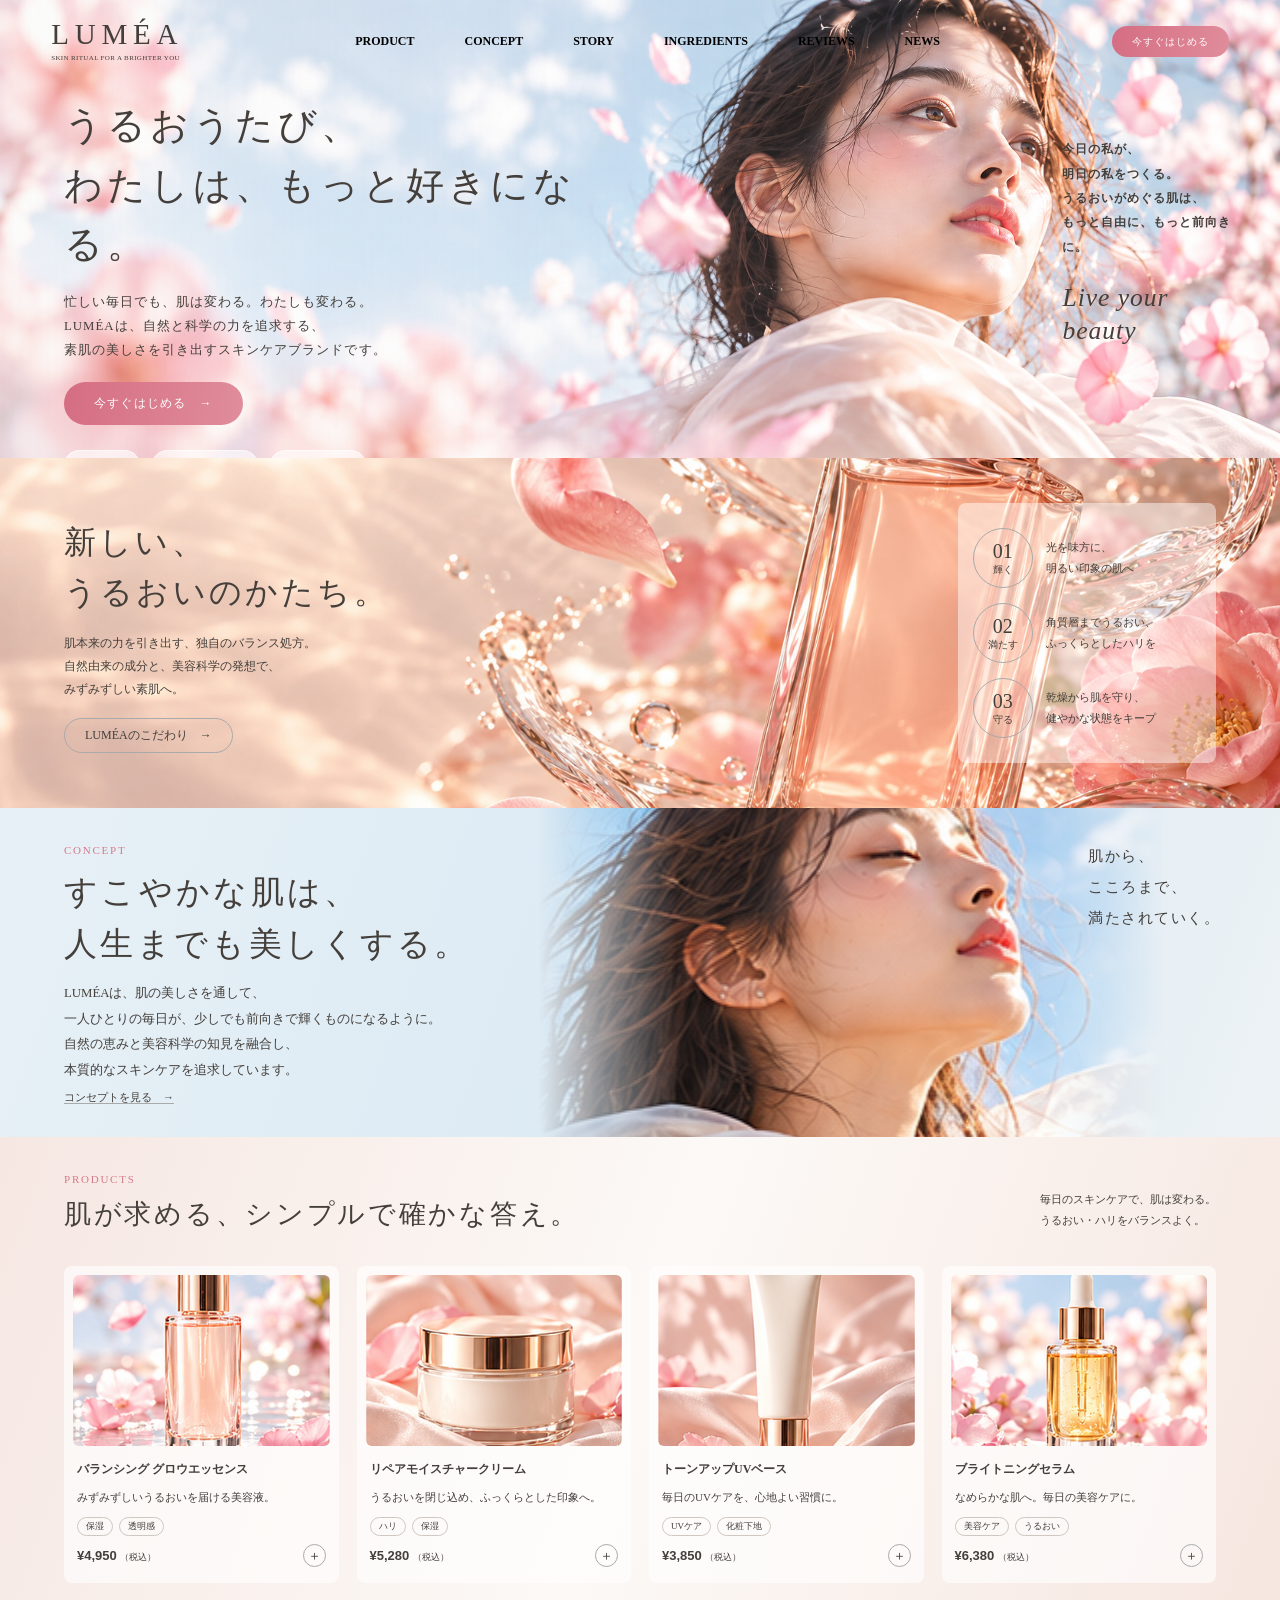
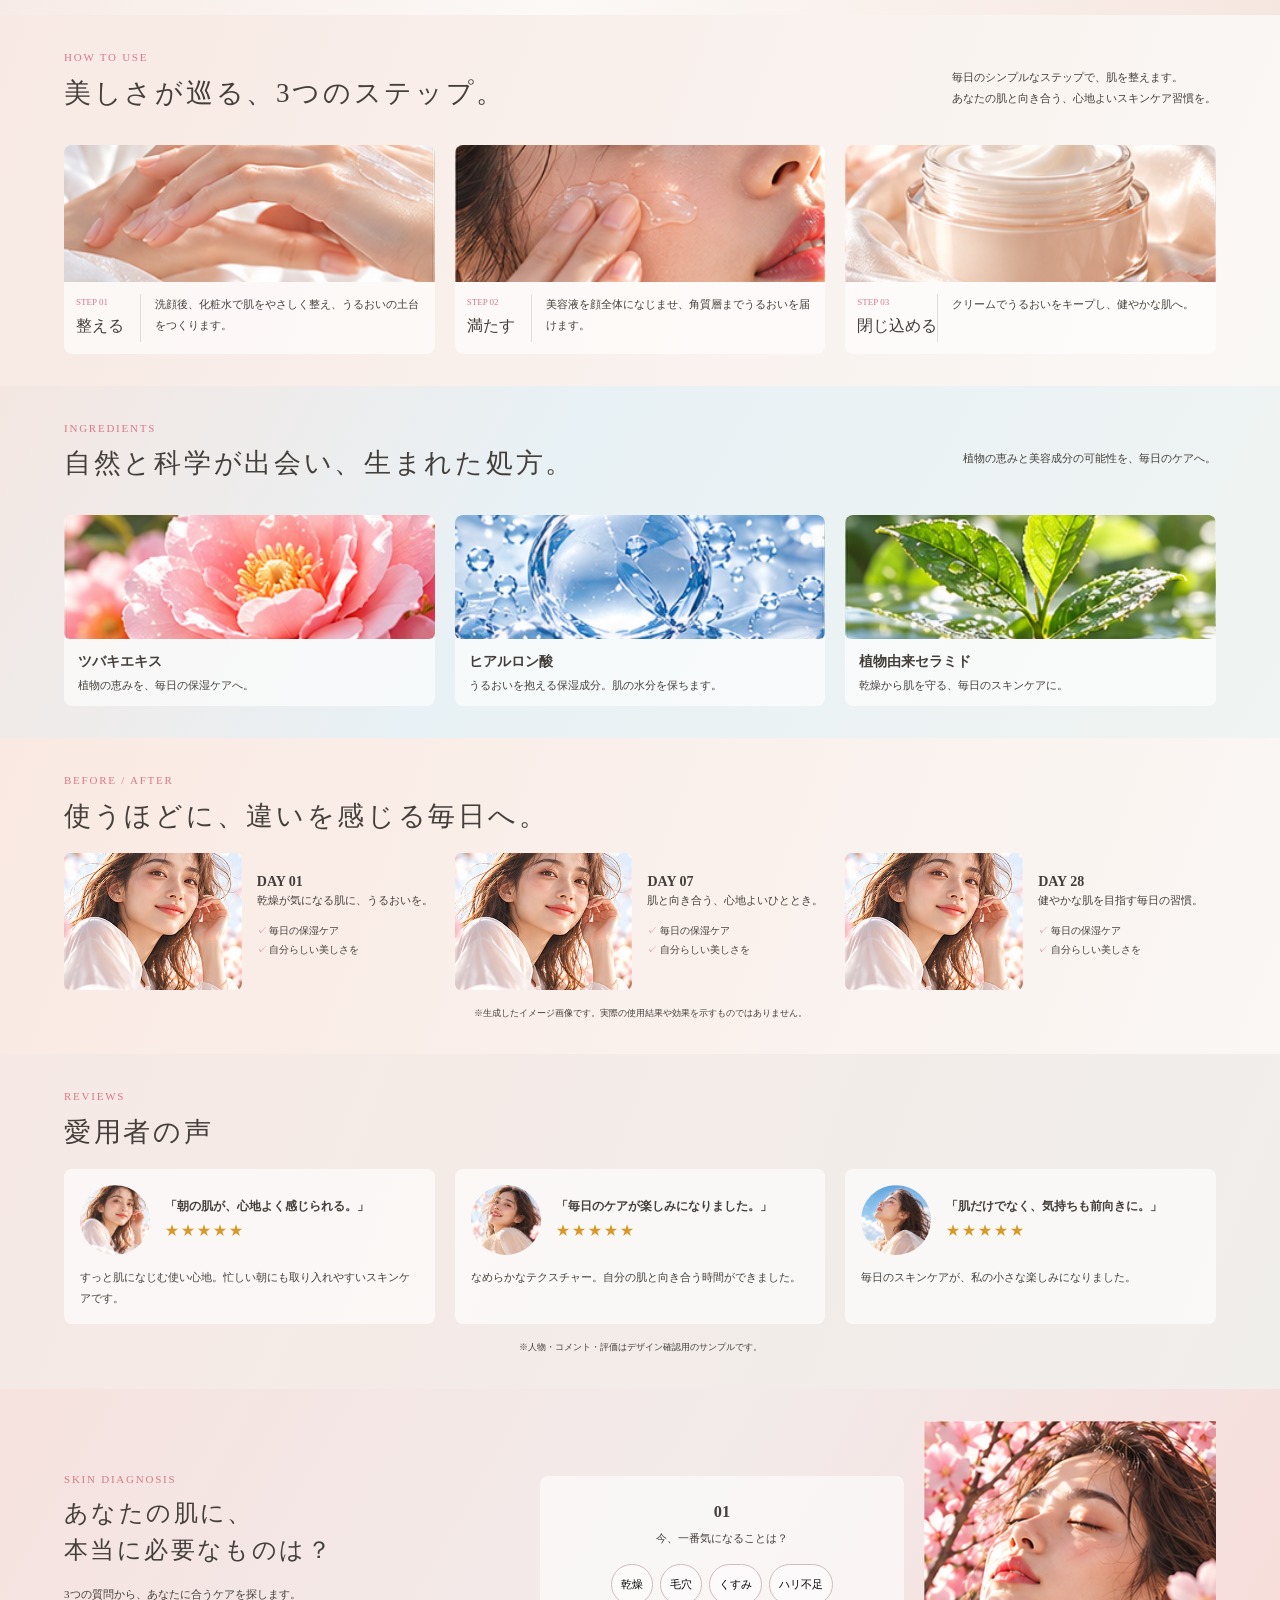
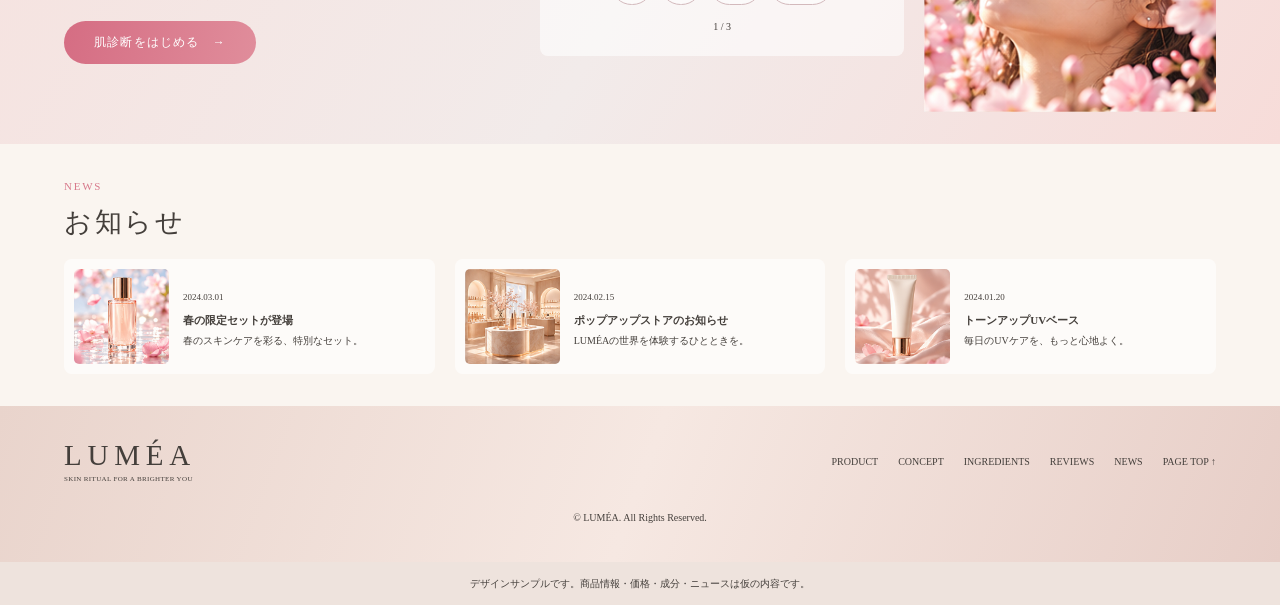
<file: sample/index.html>
<!doctype html>
<html lang="ja">

<head>
    <meta charset="utf-8">
    <meta name="viewport" content="width=device-width,initial-scale=1">
    <title>LUMÉA｜うるおうたび、もっと好きになる。</title>
    <meta name="description" content="自然の恵みと美容科学が出会うスキンケア。LUMÉAブランドサイトのデザインサンプル。">
    <style>
        :root {
            --ink: #443f3b;
            --pink: #d7798b;
            --paper: #faf6f2
        }

        * {
            box-sizing: border-box
        }

        html {
            scroll-behavior: smooth
        }

        body {
            margin: 0;
            color: var(--ink);
            background: var(--paper);
            font-family: "Yu Mincho", "Hiragino Mincho ProN", serif;
            line-height: 1.9;
            font-size: 14px
        }

        a {
            color: inherit;
            text-decoration: none
        }

        button {
            font: inherit;
            cursor: pointer
        }

        h1,
        h2,
        h3,
        p {
            margin: 0
        }

        h1,
        h2 {
            font-weight: 500;
            letter-spacing: .1em;
            line-height: 1.55
        }

        h2 {
            font-size: 27px;
            margin: 5px 0 15px
        }

        .wrap {
            max-width: 1280px;
            margin: auto;
            padding: 32px 5%
        }

        .label {
            color: var(--pink);
            letter-spacing: .16em;
            font-size: 11px
        }

        .pill {
            display: inline-block;
            background: linear-gradient(100deg, #d56d83, #e08d9b);
            border: 0;
            border-radius: 30px;
            color: white;
            padding: 10px 30px;
            font-size: 12px;
            letter-spacing: .1em
        }

        .outline {
            display: inline-block;
            border: 1px solid #aaa;
            border-radius: 30px;
            padding: 5px 20px;
            font-size: 12px
        }

        header {
            position: absolute;
            top: 0;
            left: 0;
            width: 100%;
            z-index: 3;
            display: flex;
            align-items: center;
            justify-content: space-between;
            gap: 20px;
            padding: 20px 4%
        }

        .logo {
            font-size: 29px;
            letter-spacing: .2em;
            line-height: 1
        }

        .logo small {
            display: block;
            font-size: 7px;
            letter-spacing: .05em;
            margin-top: 6px
        }

        nav {
            display: flex;
            gap: 50px;
            font: bold 12px Georgia, serif;
            color: black;
        }

        header .pill {
            padding: 6px 20px;
            font-size: 10px
        }

        .menu {
            display: none
        }

        .hero {
            min-height: 460px;
            background: linear-gradient(90deg, #f5f5f355, transparent 60%), url("hero.png") center/cover
        }

        .hero .wrap {
            padding-top: 110px;
            padding-bottom: 35px
        }

        .hero h1 {
            font-size: 36px;
            margin-bottom: 15px
        }

        .hero p {
            font-size: 12px;
            margin-bottom: 20px;
            letter-spacing: .08em
        }

        .badges {
            display: flex;
            gap: 12px;
            flex-wrap: wrap;
            margin-top: 25px
        }

        .badges span {
            border: 1px solid #fff9;
            background: #ffffff9c;
            border-radius: 25px;
            padding: 5px 12px;
            font-size: 10px
        }

        .hero-side {
            position: absolute;
            top: 30%;
            right: 0.5%;
            width: 14%;
            font-size: clamp(12px, .95vw, 13px);
            line-height: 2;
            letter-spacing: .08em;
            font-weight: bold;
        }

        .hero-side em {
            display: block;
            font: italic 28px Georgia, serif;
            margin-top: 20px
        }

        .feature {
            position: relative;
            background: url("bottle.png") center/cover;
            min-height: 350px
        }

        .feature .wrap {
            display: grid;
            grid-template-columns: 1fr 1.25fr .65fr;
            align-items: center;
            min-height: 350px
        }

        .feature h2 {
            font-size: 32px
        }

        .feature p {
            font-size: 12px;
            margin-bottom: 18px
        }

        .benefits {
            grid-column: 3;
            background: #fff7;
            padding: 10px 15px;
            border-radius: 8px
        }

        .benefits p {
            display: flex;
            gap: 13px;
            align-items: center;
            margin: 15px 0;
            font-size: 11px
        }

        .benefits b {
            display: flex;
            flex-direction: column;
            align-items: center;
            justify-content: center;
            width: 60px;
            min-width: 60px;
            height: 60px;
            border: 1px solid #aaa;
            border-radius: 50%;
            font: 20px Georgia, serif
        }

        .benefits small {
            font: 10px serif
        }

        .photo {
            background-image: url("assets.png");
            background-size: 400% 400%;
            background-position: var(--x) var(--y);
            width: 100%;
            aspect-ratio: 1
        }

        .visual {
            position: relative;
            overflow: hidden;
            aspect-ratio: 1.7;
            border-radius: 6px
        }

        .visual .photo {
            position: absolute;
            top: 50%;
            transform: translateY(-50%)
        }

        .concept {
            position: relative;
            background: #e8f0f5;
            overflow: hidden
        }

        .concept-image {
            position: absolute;
            right: 0;
            top: 0;
            width: 48%;
            height: 100%;
            overflow: hidden
        }

        .concept-image .photo {
            height: 100%;
            aspect-ratio: 1;
            width: auto;
            margin-left: auto
        }

        .concept .wrap {
            position: relative;
            z-index: 1;
            min-height: 300px;
            background: linear-gradient(90deg, #e8f0f5 40%, #e8f0f599 58%, transparent 72%)
        }

        .concept p {
            font-size: 12px;
            max-width: 56%;
            line-height: 2.2
        }

        .concept-side {
            position: absolute;
            right: 3%;
            top: 25px;
            font-size: 15px
        }

        .movie {
            position: absolute;
            right: 3%;
            bottom: 15px;
            background: #ffffffc7;
            border: 1px solid white;
            border-radius: 8px;
            padding: 12px 25px;
            font-size: 11px
        }

        .section-head {
            display: flex;
            align-items: center;
            justify-content: space-between;
            gap: 25px;
            margin-bottom: 15px
        }

        .section-head p {
            font-size: 11px;
            max-width: 480px
        }

        .more {
            font-size: 11px;
            border-bottom: 1px solid #aaa;
            white-space: nowrap
        }

        .grid4 {
            display: grid;
            grid-template-columns: repeat(4, 1fr);
            gap: 18px
        }

        .grid3 {
            display: grid;
            grid-template-columns: repeat(3, 1fr);
            gap: 20px
        }

        .products {
            background: linear-gradient(110deg, #f6e7e2, #fcf9f6, #f6e6e0)
        }

        .card {
            background: #ffffffa6;
            border-radius: 8px;
            overflow: hidden
        }

        .product {
            padding: 9px 9px 16px
        }

        .product .visual {
            aspect-ratio: 1.5
        }

        .product h3 {
            font-size: 12px;
            margin: 12px 4px 6px
        }

        .product p {
            font-size: 11px;
            margin: 0 4px 9px
        }

        .tags {
            display: flex;
            gap: 6px;
            margin: 0 4px 8px;
            flex-wrap: wrap
        }

        .tags span {
            font-size: 9px;
            border: 1px solid #cfc7c0;
            border-radius: 15px;
            padding: 0 8px
        }

        .price {
            display: flex;
            align-items: center;
            justify-content: space-between;
            font: bold 13px sans-serif;
            margin: 0 4px
        }

        .price small {
            font-size: 9px;
            font-weight: normal
        }

        .price a {
            border: 1px solid #aaa;
            border-radius: 50%;
            width: 23px;
            height: 23px;
            display: grid;
            place-items: center;
            font-weight: normal
        }

        .how {
            background: linear-gradient(110deg, #f8e9e4, #faf8f5)
        }

        .step .visual {
            aspect-ratio: 2.7;
            border-radius: 0
        }

        .step-body {
            display: flex;
            gap: 14px;
            padding: 12px
        }

        .step-body b {
            min-width: 65px;
            font-size: 16px;
            font-weight: normal;
            border-right: 1px solid #ddd
        }

        .step-body small {
            display: block;
            color: var(--pink);
            font-size: 9px
        }

        .step-body p {
            font-size: 11px
        }

        .ingredients {
            background: linear-gradient(120deg, #f4e7e2, #e8f1f5 40%, #f0f4f2)
        }

        .ingredient .visual {
            aspect-ratio: 3
        }

        .ingredient .body {
            padding: 10px 14px
        }

        .ingredient h3 {
            font-size: 14px
        }

        .ingredient p {
            font-size: 11px
        }

        .results {
            background: linear-gradient(110deg, #fae9e3, #faf7f4)
        }

        .person {
            display: grid;
            grid-template-columns: 1fr 1fr;
            gap: 15px;
            align-items: center
        }

        .person .visual {
            aspect-ratio: 1.3
        }

        .person h3 {
            font: bold 14px Georgia, serif
        }

        .person p {
            font-size: 11px
        }

        .person ul {
            padding: 0;
            list-style: none;
            font-size: 10px
        }

        .person li:before {
            content: "✓ ";
            color: var(--pink)
        }

        .notice {
            text-align: center;
            font-size: 9px;
            margin-top: 15px
        }

        .reviews {
            background: linear-gradient(110deg, #f6e9e5, #f0eeeb)
        }

        .review {
            padding: 16px
        }

        .review-top {
            display: flex;
            align-items: center;
            gap: 15px
        }

        .review .photo {
            width: 70px;
            min-width: 70px;
            border-radius: 50%
        }

        .review h3 {
            font-size: 12px
        }

        .review p {
            font-size: 11px;
            margin-top: 12px
        }

        .stars {
            color: #d79825;
            letter-spacing: 2px
        }

        .diagnosis {
            background: linear-gradient(120deg, #f6e2df, #f2ebea, #f7dcd9)
        }

        .diagnosis .wrap {
            display: grid;
            grid-template-columns: 1.25fr 1fr .8fr;
            gap: 20px;
            align-items: center
        }

        .diagnosis h2 {
            font-size: 24px
        }

        .diagnosis p {
            font-size: 11px;
            margin-bottom: 16px
        }

        .quiz {
            background: #fff9;
            border-radius: 8px;
            padding: 20px;
            text-align: center
        }

        .quiz-options {
            display: flex;
            justify-content: center;
            gap: 7px;
            flex-wrap: wrap
        }

        .quiz button {
            border: 1px solid #d3b9bc;
            background: #fff8;
            border-radius: 25px;
            padding: 9px;
            font-size: 11px
        }

        .quiz button:hover {
            background: #f4dce1
        }

        .quiz small {
            display: block;
            margin-top: 12px;
            font-size: 10px
        }

        .news {
            background: #faf5f0
        }

        .news-card {
            display: flex;
            align-items: center;
            gap: 14px;
            padding: 10px
        }

        .news-card .photo {
            width: 95px;
            min-width: 95px;
            border-radius: 5px
        }

        .news-card time {
            font-size: 9px
        }

        .news-card h3 {
            font-size: 11px
        }

        .news-card p {
            font-size: 10px
        }

        footer {
            background: linear-gradient(110deg, #e9d4cc, #f6e8e2, #e7cec7);
            padding: 35px 5%
        }

        .footer-row {
            display: flex;
            align-items: center;
            justify-content: space-between;
            gap: 25px
        }

        .footer-links {
            display: flex;
            gap: 20px;
            flex-wrap: wrap;
            font-size: 10px
        }

        footer p {
            text-align: center;
            font-size: 10px;
            margin-top: 25px
        }

        .demo {
            background: #eee3dd;
            font-size: 10px;
            text-align: center;
            padding: 12px
        }

        @media(max-width:950px) {
            nav {
                gap: 12px
            }

            header>.pill {
                display: none
            }

            .hero-side {
                display: none
            }

            .feature .wrap {
                grid-template-columns: 1fr 1fr
            }

            .benefits {
                display: none
            }

            .section-head {
                flex-wrap: wrap
            }

            .diagnosis .wrap {
                grid-template-columns: 1fr 1fr
            }

            .diagnosis .wrap>.photo {
                display: none
            }

            .news .grid3 {
                grid-template-columns: 1fr
            }
        }

        @media(max-width:600px) {
            .wrap {
                padding: 28px 22px
            }

            header {
                padding: 18px 20px
            }

            .logo {
                font-size: 24px
            }

            .menu {
                display: block;
                border: 1px solid #ccc;
                border-radius: 20px;
                background: #fff9;
                padding: 5px 12px
            }

            nav {
                display: none;
                position: absolute;
                right: 15px;
                top: 65px;
                background: #fffefbf0;
                padding: 22px;
                flex-direction: column;
                gap: 18px;
                border-radius: 10px
            }

            nav.open {
                display: flex
            }

            .hero {
                background: linear-gradient(0deg, #faf6f3 0%, #faf6f3ed 40%, transparent 75%), url("hero.png") 68% top/auto 360px no-repeat;
                background-color: #f5e7e1;
                min-height: 620px
            }

            .hero .wrap {
                padding-top: 335px
            }

            .hero h1 {
                font-size: 25px
            }

            .hero p {
                font-size: 11px
            }

            h2 {
                font-size: 22px
            }

            .feature {
                padding-top: 230px;
                background-position: 65% top;
                background-size: auto 300px;
                background-repeat: no-repeat;
                background-color: #f5e2dc
            }

            .feature .wrap {
                display: block;
                min-height: 0;
                background: linear-gradient(0deg, #f5e2dc, #f5e2dcd9)
            }

            .feature h2 {
                font-size: 26px
            }

            .concept {
                padding-top: 250px
            }

            .concept-image {
                width: 100%;
                height: 270px
            }

            .concept .wrap {
                min-height: 0;
                background: linear-gradient(0deg, #e8f0f5, #e8f0f5e6)
            }

            .concept p {
                max-width: 100%;
                font-size: 11px
            }

            .concept-side,
            .movie {
                display: none
            }

            .grid4 {
                grid-template-columns: 1fr 1fr;
                gap: 12px
            }

            .grid3 {
                grid-template-columns: 1fr
            }

            .product h3 {
                font-size: 11px
            }

            .product p {
                font-size: 10px
            }

            .section-head {
                gap: 10px
            }

            .person {
                grid-template-columns: 135px 1fr
            }

            .diagnosis .wrap {
                display: block
            }

            .quiz {
                margin-top: 22px
            }

            .footer-row {
                flex-direction: column;
                align-items: flex-start
            }
        }

        @media(prefers-reduced-motion:reduce) {
            html {
                scroll-behavior: auto
            }
        }

        /* FV：左コピー・モデル・右コピーの位置を調整 */
        .hero {
            position: relative;
            min-height: 0;
            aspect-ratio: 760 / 272;
            background-position: center;
            background-size: cover;
        }

        .hero .wrap {
            padding-top: 7.5%;
            padding-bottom: 3%;
        }

        .hero h1 {
            max-width: 49%;
            font-size: clamp(24px, 3vw, 40px);
        }

        .hero .wrap>p {
            max-width: 43%;
            font-size: clamp(10px, 1vw, 13px);
        }

        .hero-side {
            position: absolute;
            top: 30%;
            right: 3%;
            width: 14%;
            font-size: clamp(10px, .95vw, 13px);
            line-height: 2;
            letter-spacing: .08em;
        }

        .hero-side em {
            margin-top: 22px;
            font-size: clamp(18px, 2vw, 28px);
            line-height: 1.3;
        }

        /* CONCEPT：空色の背景と人物を横長の一枚絵として配置 */
        .concept {
            position: relative;
            min-height: 0;
            aspect-ratio: 760 / 195;
            padding-top: 0;
            overflow: hidden;
            background: linear-gradient(110deg,
                    #e7f0f6 0%,
                    #dbeaf4 55%,
                    #edf2f5 100%);
        }

        .concept-image {
            position: absolute;
            inset: 0;
            width: 100%;
            height: 100%;
            overflow: hidden;
        }

        .concept-image .photo {
            position: absolute;
            top: 50%;
            right: 9%;
            width: 49%;
            height: auto;
            aspect-ratio: 1;
            margin: 0;
            transform: translateY(-50%);
            border-radius: 0;
            /* 正方形の境界を背景になじませる */
            -webkit-mask-image: linear-gradient(90deg,
                    transparent 0%,
                    black 22%,
                    black 80%,
                    transparent 100%);
            mask-image: linear-gradient(90deg,
                    transparent 0%,
                    black 22%,
                    black 80%,
                    transparent 100%);
        }

        .concept .wrap {
            position: relative;
            z-index: 1;
            min-height: 0;
            padding-top: 2.5%;
            padding-bottom: 2.5%;
            background: transparent;
        }

        .concept h2 {
            max-width: 52%;
            font-size: clamp(23px, 2.6vw, 35px);
            margin-bottom: 12px;
        }

        .concept .wrap>p {
            max-width: 52%;
            font-size: clamp(10px, 1vw, 13px);
            line-height: 2;
        }

        .concept-side {
            position: absolute;
            top: 10%;
            right: 3%;
            width: 12%;
            font-size: clamp(11px, 1.2vw, 16px);
            line-height: 2;
            letter-spacing: .1em;
        }

        .movie {
            display: none;
        }

        /* タブレット */
        @media (min-width: 601px) and (max-width: 950px) {
            .hero-side {
                display: block;
                top: 27%;
                right: 2%;
                width: 15%;
                font-size: 9px;
            }

            .hero-side em {
                margin-top: 12px;
                font-size: 18px;
            }

            .hero .badges {
                gap: 5px;
                margin-top: 14px;
            }

            .hero .badges span {
                font-size: 8px;
                padding: 3px 8px;
            }

            .concept-side {
                display: block;
                font-size: 11px;
            }
        }

        /* スマートフォン：画像と文章を上下に分ける */
        @media (max-width: 600px) {
            .hero {
                aspect-ratio: auto;
                min-height: 0;
                background:
                    linear-gradient(0deg,
                        #faf6f3 0%,
                        #faf6f3ef 42%,
                        transparent 75%),
                    url("hero.png") 68% top / auto 330px no-repeat;
                background-color: #f5e7e1;
            }

            .hero .wrap {
                padding: 305px 22px 20px;
            }

            .hero h1,
            .hero .wrap>p {
                max-width: 100%;
            }

            .hero h1 {
                font-size: 25px;
            }

            .hero .wrap>p {
                font-size: 11px;
            }

            .hero-side {
                display: block;
                position: static;
                width: auto;
                margin: 0;
                padding: 0 22px 25px;
                font-size: 11px;
                background: #faf6f3;
            }

            .hero-side em {
                margin-top: 10px;
                font-size: 22px;
            }

            .concept {
                aspect-ratio: auto;
                padding-top: 220px;
            }

            .concept-image {
                height: 240px;
            }

            .concept-image .photo {
                right: 0;
                width: 100%;
                transform: translateY(-45%);
            }

            .concept .wrap {
                padding: 20px 22px 28px;
                background: linear-gradient(0deg,
                        #e7f0f6 90%,
                        #e7f0f6e6);
            }

            .concept h2,
            .concept .wrap>p {
                max-width: 100%;
            }

            .concept h2 {
                font-size: 23px;
            }

            .concept .wrap>p {
                font-size: 11px;
            }

            .concept-side {
                display: block;
                position: static;
                width: auto;
                margin-top: 20px;
                font-size: 13px;
            }
        }
    </style>

</head>

<body>
    <header>
        <a class="logo" href="#top">LUMÉA<small>SKIN RITUAL FOR A BRIGHTER YOU</small></a>
        <button class="menu" aria-expanded="false" aria-controls="nav">MENU</button>
        <nav id="nav" aria-label="メインメニュー">
            <a href="#products">PRODUCT</a><a href="#concept">CONCEPT</a>
            <a href="#how">STORY</a><a href="#ingredients">INGREDIENTS</a>
            <a href="#reviews">REVIEWS</a><a href="#news">NEWS</a>
        </nav>
        <a class="pill" href="#diagnosis">今すぐはじめる</a>
    </header>

    <main>
        <section class="hero" id="top">
            <div class="wrap">
                <h1>うるおうたび、<br>わたしは、もっと好きになる。</h1>
                <p>忙しい毎日でも、肌は変わる。わたしも変わる。<br>
                    LUMÉAは、自然と科学の力を追求する、<br>
                    素肌の美しさを引き出すスキンケアブランドです。</p>
                <a class="pill" href="#products">今すぐはじめる　→</a>
                <div class="badges"><span>植物の恵み</span><span>心地よいうるおい</span><span>毎日の肌習慣に</span></div>
            </div>
            <div class="hero-side">今日の私が、<br>明日の私をつくる。<br>うるおいがめぐる肌は、<br>もっと自由に、もっと前向きに。<em>Live your beauty</em></div>
        </section>

        <section class="feature">
            <div class="wrap">
                <div>
                    <h2>新しい、<br>うるおいのかたち。</h2>
                    <p>肌本来の力を引き出す、独自のバランス処方。<br>
                        自然由来の成分と、美容科学の発想で、<br>みずみずしい素肌へ。</p>
                    <a class="outline" href="#concept">LUMÉAのこだわり　→</a>
                </div>
                <div class="benefits">
                    <p><b>01<small>輝く</small></b>光を味方に、<br>明るい印象の肌へ</p>
                    <p><b>02<small>満たす</small></b>角質層までうるおい、<br>ふっくらとしたハリを</p>
                    <p><b>03<small>守る</small></b>乾燥から肌を守り、<br>健やかな状態をキープ</p>
                </div>
            </div>
        </section>

        <section class="concept" id="concept">
            <div class="concept-image" id="concept-image"></div>
            <div class="wrap">
                <div class="label">CONCEPT</div>
                <h2>すこやかな肌は、<br>人生までも美しくする。</h2>
                <p>LUMÉAは、肌の美しさを通して、<br>
                    一人ひとりの毎日が、少しでも前向きで輝くものになるように。<br>
                    自然の恵みと美容科学の知見を融合し、<br>本質的なスキンケアを追求しています。</p>
                <a class="more" href="#ingredients">コンセプトを見る　→</a>
                <div class="concept-side">肌から、<br>こころまで、<br>満たされていく。</div>
                <div class="movie">▷　BRAND STORY</div>
            </div>
        </section>

        <section class="products" id="products">
            <div class="wrap">
                <div class="section-head">
                    <div>
                        <div class="label">PRODUCTS</div>
                        <h2>肌が求める、シンプルで確かな答え。</h2>
                    </div>
                    <p>毎日のスキンケアで、肌は変わる。<br>うるおい・ハリをバランスよく。</p>
                </div>
                <div class="grid4" id="product-grid"></div>
            </div>
        </section>

        <section class="how" id="how">
            <div class="wrap">
                <div class="section-head">
                    <div>
                        <div class="label">HOW TO USE</div>
                        <h2>美しさが巡る、3つのステップ。</h2>
                    </div>
                    <p>毎日のシンプルなステップで、肌を整えます。<br>あなたの肌と向き合う、心地よいスキンケア習慣を。</p>
                </div>
                <div class="grid3" id="step-grid"></div>
            </div>
        </section>

        <section class="ingredients" id="ingredients">
            <div class="wrap">
                <div class="section-head">
                    <div>
                        <div class="label">INGREDIENTS</div>
                        <h2>自然と科学が出会い、生まれた処方。</h2>
                    </div>
                    <p>植物の恵みと美容成分の可能性を、毎日のケアへ。</p>
                </div>
                <div class="grid3" id="ingredient-grid"></div>
            </div>
        </section>

        <section class="results">
            <div class="wrap">
                <div class="label">BEFORE / AFTER</div>
                <h2>使うほどに、違いを感じる毎日へ。</h2>
                <div class="grid3" id="result-grid"></div>
                <p class="notice">※生成したイメージ画像です。実際の使用結果や効果を示すものではありません。</p>
            </div>
        </section>

        <section class="reviews" id="reviews">
            <div class="wrap">
                <div class="label">REVIEWS</div>
                <h2>愛用者の声</h2>
                <div class="grid3" id="review-grid"></div>
                <p class="notice">※人物・コメント・評価はデザイン確認用のサンプルです。</p>
            </div>
        </section>

        <section class="diagnosis" id="diagnosis">
            <div class="wrap">
                <div>
                    <div class="label">SKIN DIAGNOSIS</div>
                    <h2>あなたの肌に、<br>本当に必要なものは？</h2>
                    <p>3つの質問から、あなたに合うケアを探します。</p>
                    <button class="pill" id="start">肌診断をはじめる　→</button>
                </div>
                <div class="quiz" aria-live="polite">
                    <h3 id="number"></h3>
                    <p id="question"></p>
                    <div class="quiz-options" id="options"></div><small id="progress"></small>
                </div>
                <div class="photo" role="img" aria-label="花に囲まれた女性" style="--x:100%;--y:66.6667%"></div>
            </div>
        </section>

        <section class="news" id="news">
            <div class="wrap">
                <div class="label">NEWS</div>
                <h2>お知らせ</h2>
                <div class="grid3" id="news-grid"></div>
            </div>
        </section>
    </main>

    <footer>
        <div class="footer-row">
            <a class="logo" href="#top">LUMÉA<small>SKIN RITUAL FOR A BRIGHTER YOU</small></a>
            <div class="footer-links"><a href="#products">PRODUCT</a><a href="#concept">CONCEPT</a><a
                    href="#ingredients">INGREDIENTS</a><a href="#reviews">REVIEWS</a><a href="#news">NEWS</a><a
                    href="#top">PAGE TOP ↑</a></div>
        </div>
        <p>© LUMÉA. All Rights Reserved.</p>
    </footer>
    <div class="demo">デザインサンプルです。商品情報・価格・成分・ニュースは仮の内容です。</div>

    <script>
        const photo = (i, alt, frame = true) => {
            const x = (i % 4) * 100 / 3, y = Math.floor(i / 4) * 100 / 3;
            const p = `<div class="photo" role="img" aria-label="${alt}" style="--x:${x}%;--y:${y}%"></div>`;
            return frame ? `<div class="visual">${p}</div>` : p;
        };
        document.getElementById("concept-image").innerHTML = photo(10, "空を仰ぐ女性", false);

        const products = [
            ["バランシング グロウエッセンス", "みずみずしいうるおいを届ける美容液。", "保湿", "透明感", "4,950"],
            ["リペアモイスチャークリーム", "うるおいを閉じ込め、ふっくらとした印象へ。", "ハリ", "保湿", "5,280"],
            ["トーンアップUVベース", "毎日のUVケアを、心地よい習慣に。", "UVケア", "化粧下地", "3,850"],
            ["ブライトニングセラム", "なめらかな肌へ。毎日の美容ケアに。", "美容ケア", "うるおい", "6,380"]
        ];
        document.getElementById("product-grid").innerHTML = products.map((p, i) =>
            `<article class="card product">${photo(i, p[0])}<h3>${p[0]}</h3><p>${p[1]}</p><div class="tags"><span>${p[2]}</span><span>${p[3]}</span></div><div class="price"><span>¥${p[4]} <small>（税込）</small></span><a href="#diagnosis" aria-label="${p[0]}の肌診断">＋</a></div></article>`).join("");

        const steps = [
            ["整える", "洗顔後、化粧水で肌をやさしく整え、うるおいの土台をつくります。"],
            ["満たす", "美容液を顔全体になじませ、角質層までうるおいを届けます。"],
            ["閉じ込める", "クリームでうるおいをキープし、健やかな肌へ。"]
        ];
        document.getElementById("step-grid").innerHTML = steps.map((p, i) =>
            `<article class="card step">${photo(i + 4, p[0])}<div class="step-body"><b><small>STEP 0${i + 1}</small>${p[0]}</b><p>${p[1]}</p></div></article>`).join("");

        const ingredients = [
            ["ツバキエキス", "植物の恵みを、毎日の保湿ケアへ。"],
            ["ヒアルロン酸", "うるおいを抱える保湿成分。肌の水分を保ちます。"],
            ["植物由来セラミド", "乾燥から肌を守る、毎日のスキンケアに。"]
        ];
        document.getElementById("ingredient-grid").innerHTML = ingredients.map((p, i) =>
            `<article class="card ingredient">${photo(i + 7, p[0])}<div class="body"><h3>${p[0]}</h3><p>${p[1]}</p></div></article>`).join("");

        const resultText = ["乾燥が気になる肌に、うるおいを。", "肌と向き合う、心地よいひととき。", "健やかな肌を目指す毎日の習慣。"];
        document.getElementById("result-grid").innerHTML = ["01", "07", "28"].map((day, i) =>
            `<article class="person">${photo(12, "人物イメージ")}<div><h3>DAY ${day}</h3><p>${resultText[i]}</p><ul><li>毎日の保湿ケア</li><li>自分らしい美しさを</li></ul></div></article>`).join("");

        const reviews = [
            ["朝の肌が、心地よく感じられる。", "すっと肌になじむ使い心地。忙しい朝にも取り入れやすいスキンケアです。"],
            ["毎日のケアが楽しみになりました。", "なめらかなテクスチャー。自分の肌と向き合う時間ができました。"],
            ["肌だけでなく、気持ちも前向きに。", "毎日のスキンケアが、私の小さな楽しみになりました。"]
        ];
        document.getElementById("review-grid").innerHTML = reviews.map((p, i) =>
            `<article class="card review"><div class="review-top">${photo(12 + i, "レビュー人物イメージ", false)}<div><h3>「${p[0]}」</h3><span class="stars">★★★★★</span></div></div><p>${p[1]}</p></article>`).join("");

        const news = [
            [0, "2024-03-01", "春の限定セットが登場", "春のスキンケアを彩る、特別なセット。"],
            [15, "2024-02-15", "ポップアップストアのお知らせ", "LUMÉAの世界を体験するひとときを。"],
            [2, "2024-01-20", "トーンアップUVベース", "毎日のUVケアを、もっと心地よく。"]
        ];
        document.getElementById("news-grid").innerHTML = news.map(p =>
            `<article class="card news-card">${photo(p[0], p[2], false)}<div><time datetime="${p[1]}">${p[1].replaceAll("-", ".")}</time><h3>${p[2]}</h3><p>${p[3]}</p></div></article>`).join("");

        const menu = document.querySelector(".menu"), nav = document.querySelector("nav");
        menu.addEventListener("click", () => menu.setAttribute("aria-expanded", String(nav.classList.toggle("open"))));
        nav.querySelectorAll("a").forEach(a => a.addEventListener("click", () => {
            nav.classList.remove("open"); menu.setAttribute("aria-expanded", "false");
        }));

        const questions = [
            ["今、一番気になることは？", ["乾燥", "毛穴", "くすみ", "ハリ不足"]],
            ["好きな使い心地は？", ["さっぱり", "しっとり", "なめらか"]],
            ["ケアするタイミングは？", ["朝", "夜", "朝と夜"]]
        ];
        let step = 0, answers = [];
        const options = document.getElementById("options");
        function render() {
            document.getElementById("number").textContent = `0${step + 1}`;
            document.getElementById("question").textContent = questions[step][0];
            document.getElementById("progress").textContent = `${step + 1} / 3`;
            options.replaceChildren();
            questions[step][1].forEach(text => {
                const b = document.createElement("button"); b.textContent = text;
                b.onclick = () => { answers.push(text); if (step < 2) { step++; render() } else finish() };
                options.append(b);
            });
        }
        function finish() {
            const index = { "乾燥": 1, "毛穴": 0, "くすみ": 3, "ハリ不足": 1 }[answers[0]];
            document.getElementById("number").textContent = "YOUR RITUAL";
            document.getElementById("question").textContent = products[index][0] + "をチェック";
            document.getElementById("progress").textContent = "デザイン用の簡易診断です。";
            options.replaceChildren();
            const a = document.createElement("a"); a.href = "#products"; a.className = "pill"; a.textContent = "商品を見る →";
            const b = document.createElement("button"); b.textContent = "もう一度"; b.onclick = reset;
            options.append(a, b);
        }
        function reset() { step = 0; answers = []; render() }
        document.getElementById("start").onclick = () => { reset(); options.querySelector("button").focus() };
        render();
    </script>
</body>

</html>
</file>
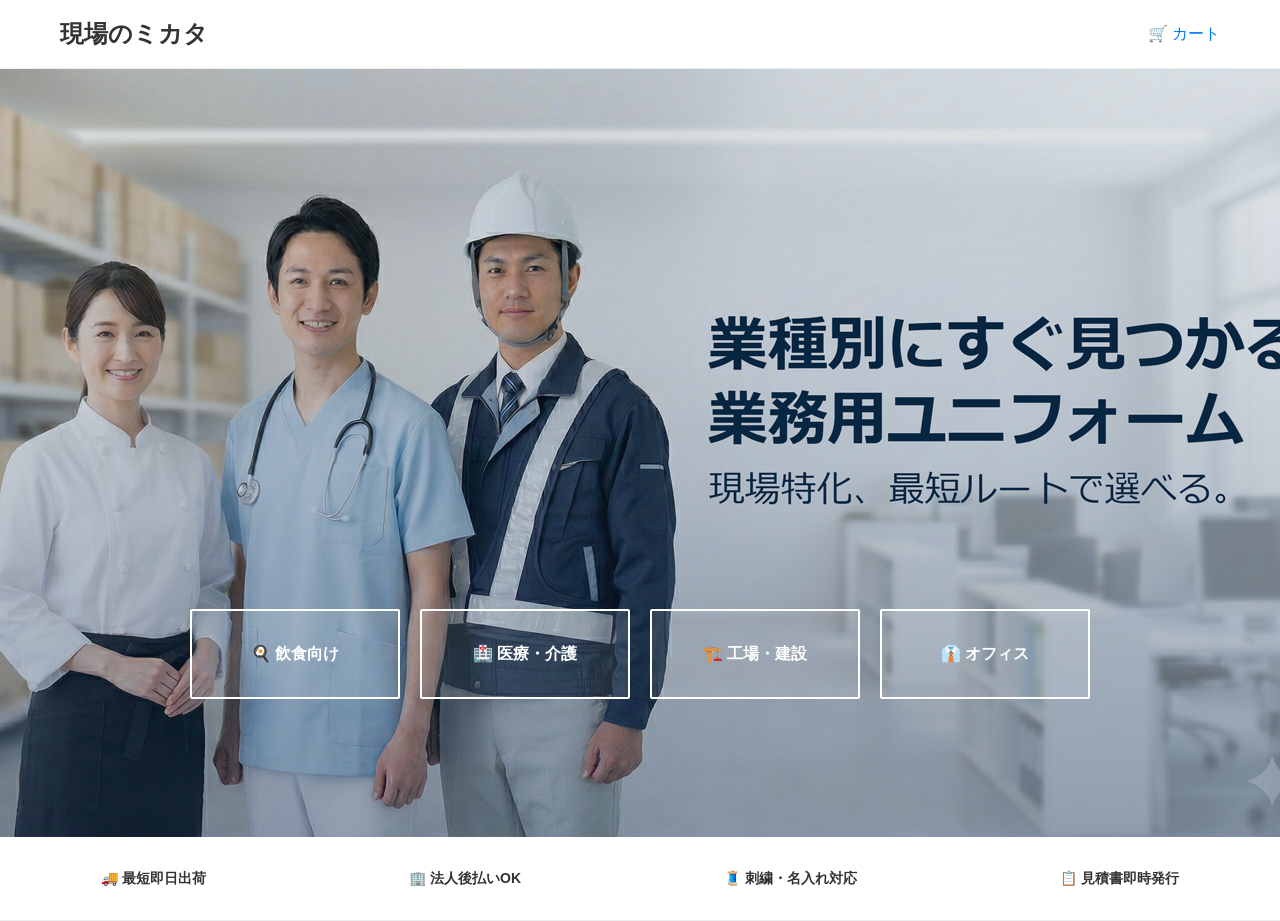
<file: sample/fix/index.html>
<!DOCTYPE html>
<html lang="ja">
<head>
    <meta charset="UTF-8"><title>現場のミカタ - 業務用ユニフォームEC</title>
    <link rel="stylesheet" href="common.css">
    <style>
        /* ヘッダー */
.main-header {
    border-bottom: 1px solid #eee;
    padding: 15px 0;
    position: sticky;
    top: 0;
    background: #fff;
    z-index: 1000;
}
.header-inner {
    max-width: 1200px;
    margin: 0 auto;
    display: flex;
    align-items: center;
    justify-content: space-between;
    padding: 0 20px;
}
.logo {
    font-size: 24px;
    font-weight: bold;
    color: var(--primary);
}
.search-container {
    flex: 1;
    max-width: 500px;
    margin: 0 30px;
    display: flex;
}
.search-container input {
    flex: 1;
    padding: 10px;
    border: 2px solid var(--primary);
    border-radius: 4px 0 0 4px;
}
.search-btn {
    background: var(--primary);
    color: #fff;
    border: none;
    padding: 0 20px;
    border-radius: 0 4px 4px 0;
    cursor: pointer;
}

/* ヒーローエリア */
.hero-section {
    background: linear-gradient(rgba(26, 54, 93, 0.1), rgba(26, 54, 93, 0.4)), url("key.png");
    background-size: cover;
    background-position: center;
    color: #fff;
    padding: 80px 20px;
    text-align: center;
    min-height: 768px;
}
.hero-content h1 {
    font-size: 36px;
    margin-bottom: 10px;
}
.hero-content p {
    font-size: 18px;
    opacity: 0.9;
    margin-bottom: 40px;
}

/* 業種別クイックナビ（UXの肝） */
.industry-nav {
    display: grid;
    grid-template-columns: repeat(4, 1fr);
    gap: 20px;
    max-width: 900px;
    margin: 0 auto;
}
.nav-card {
    background: rgba(255, 255, 255, 0.15);
    backdrop-filter: blur(10px);
    border: 1px solid rgba(255, 255, 255, 0.3);
    padding: 30px 20px;
    border-radius: 8px;
    text-decoration: none;
    color: #fff;
    transition: all 0.3s ease;
}
.nav-card:hover {
    background: #fff;
    color: var(--primary);
    transform: translateY(-5px);
}
.nav-icon {
    font-size: 40px;
    margin-bottom: 15px;
    display: block;
}
.nav-label {
    font-weight: bold;
    font-size: 18px;
}

/* 安心訴求セクション */
.trust-section {
    display: flex;
    justify-content: space-around;
    padding: 30px 0;
    background: var(--light-bg);
    border-bottom: 1px solid #eee;
}
.trust-item {
    font-weight: bold;
    font-size: 14px;
    color: var(--primary);
}

/* レスポンシブ */
@media (max-width: 768px) {
    .industry-nav {
        grid-template-columns: repeat(2, 1fr);
    }
    .hero-content h1 { font-size: 24px; }
    .search-container { display: none; } /* スマホではヘッダーの検索をアイコン化するか、ヒーロー下に配置 */
}
    </style>
</head>
<body>
    <header class="main-header">
        <div class="header-inner">
            <a href="index.html" class="logo">現場のミカタ</a>
            <div class="header-actions">
                <a href="cart.html">🛒 カート</a>
            </div>
        </div>
    </header>
    <main>
        <section class="hero-section" style="color: #fff; padding: 60px 20px; text-align: center;">
            <h1><span class="display-none">業種別にすぐ見つかる業務用ユニフォーム</span></h1>
            <p><span class="display-none">現場特化、最短ルートで選べる。法人対応OK。</span></p>
            <div class="industry-nav" style="display: grid; grid-template-columns: repeat(4, 1fr); gap: 20px; max-width: 900px; height: auto; margin: 40px auto; padding: 440px 0 0;">
                <a href="category.html" class="btn btn-outline" style="background: rgba(255,255,255,0.1); color: #fff; border-color: #fff; padding: 30px;">🍳 飲食向け</a>
                <a href="category.html" class="btn btn-outline" style="background: rgba(255,255,255,0.1); color: #fff; border-color: #fff; padding: 30px;">🏥 医療・介護</a>
                <a href="category.html" class="btn btn-outline" style="background: rgba(255,255,255,0.1); color: #fff; border-color: #fff; padding: 30px;">🏗️ 工場・建設</a>
                <a href="category.html" class="btn btn-outline" style="background: rgba(255,255,255,0.1); color: #fff; border-color: #fff; padding: 30px;">👔 オフィス</a>
            </div>
        </section>
        <section class="trust-section">
        <div class="trust-item">🚚 最短即日出荷</div>
        <div class="trust-item">🏢 法人後払いOK</div>
        <div class="trust-item">🧵 刺繍・名入れ対応</div>
        <div class="trust-item">📋 見積書即時発行</div>
    </section>
    </main>
</body>
</html>
</file>
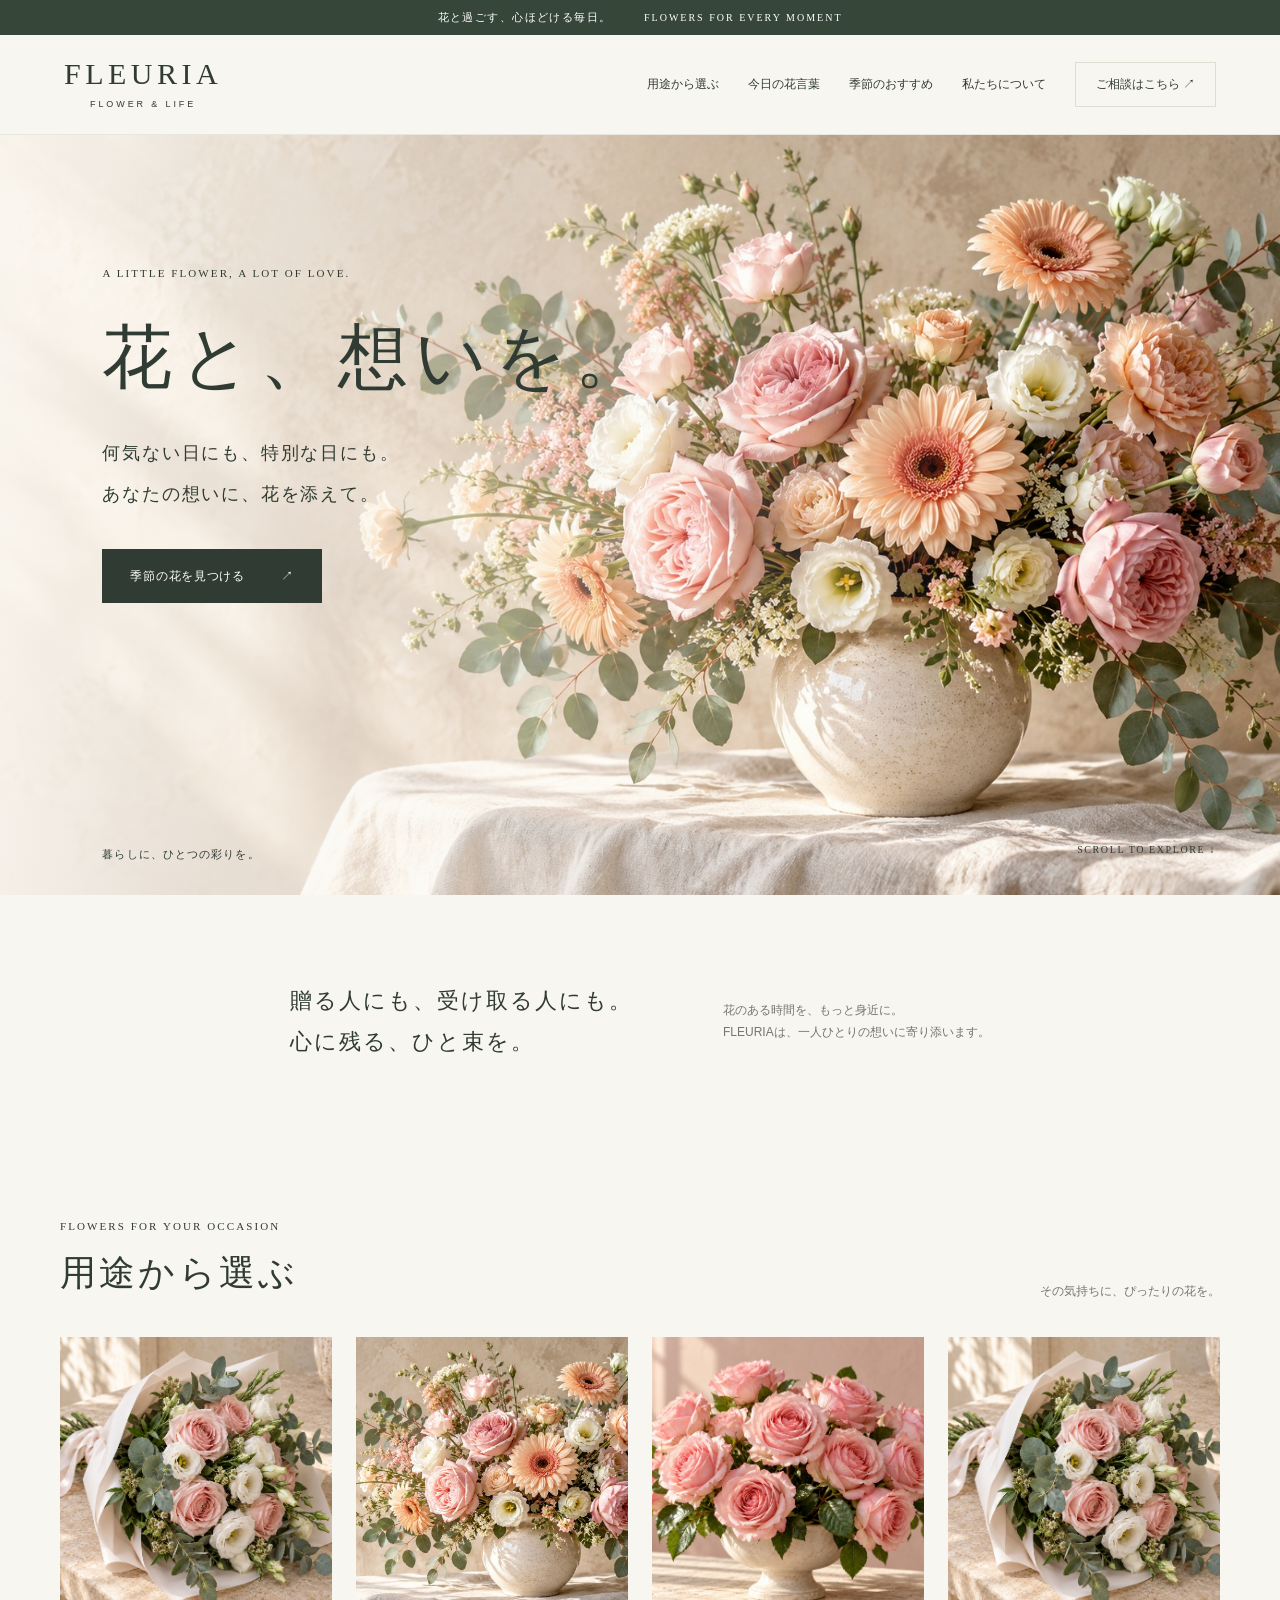
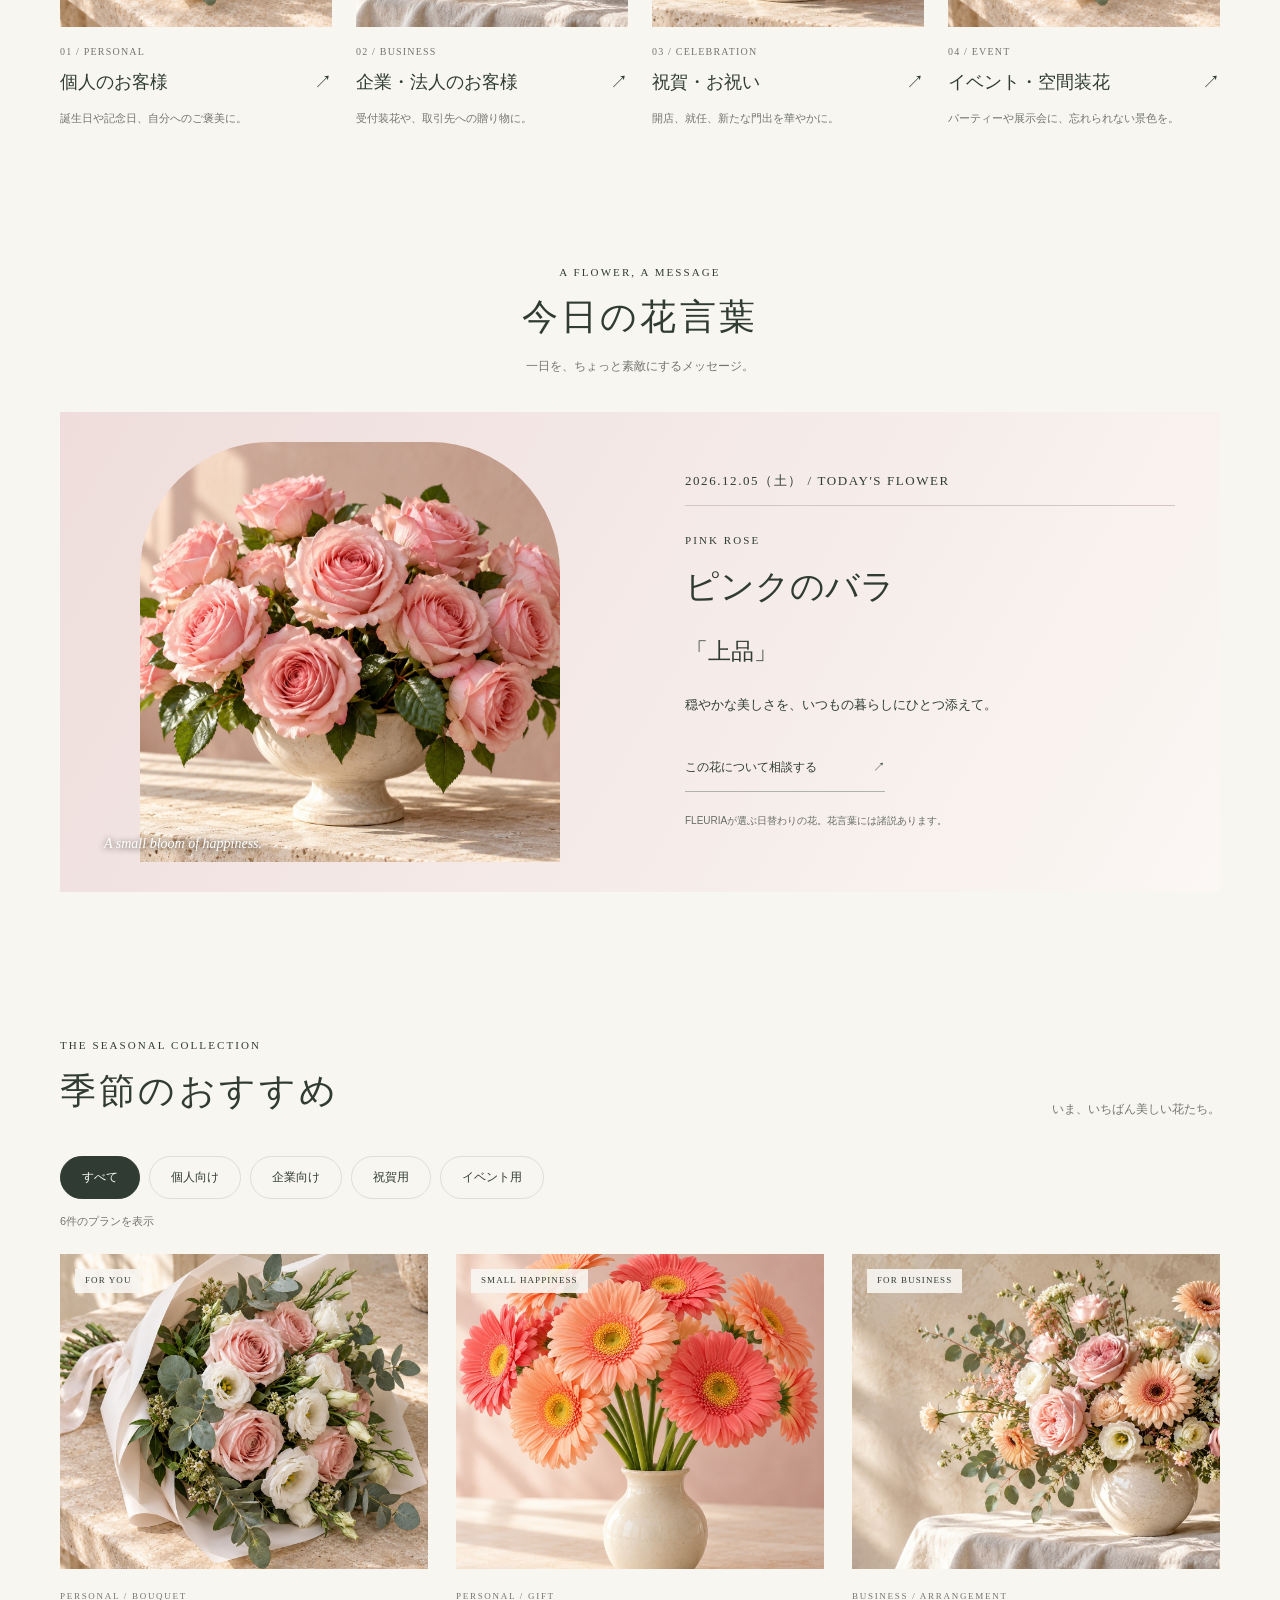
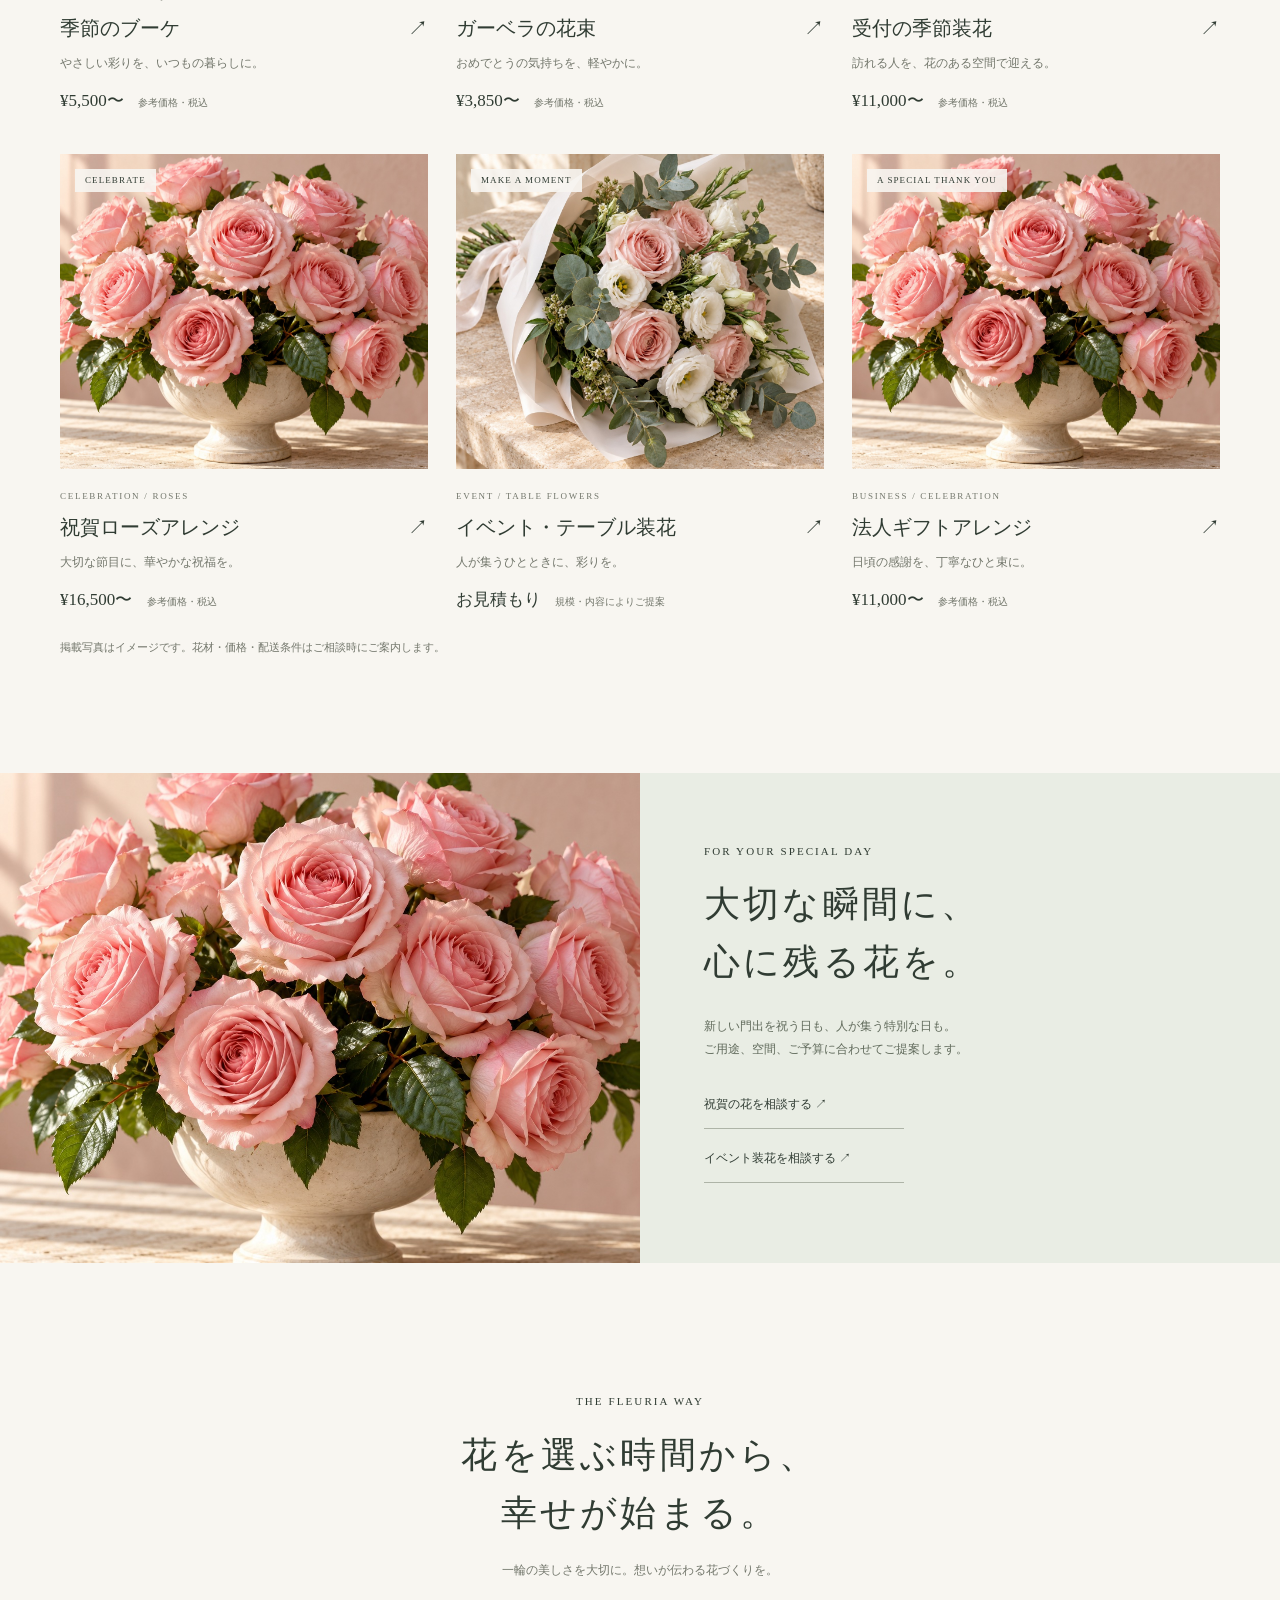
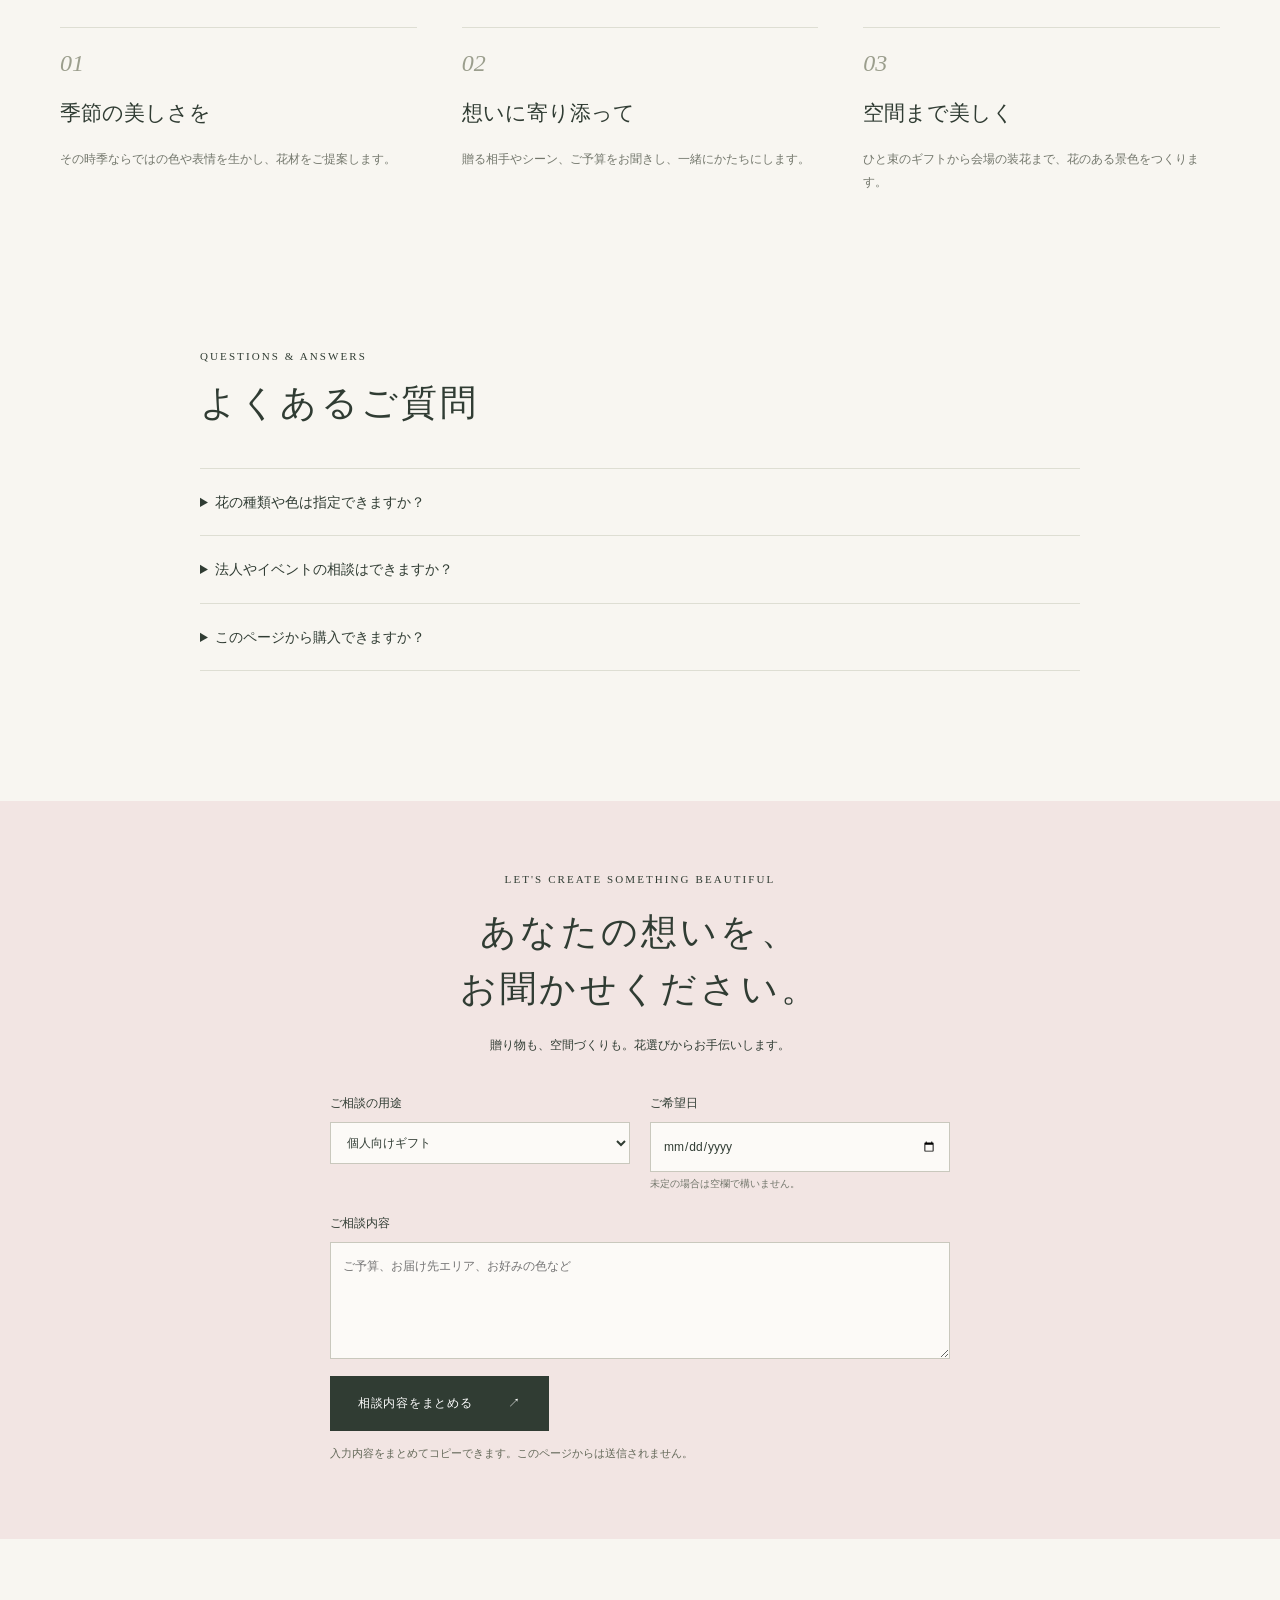
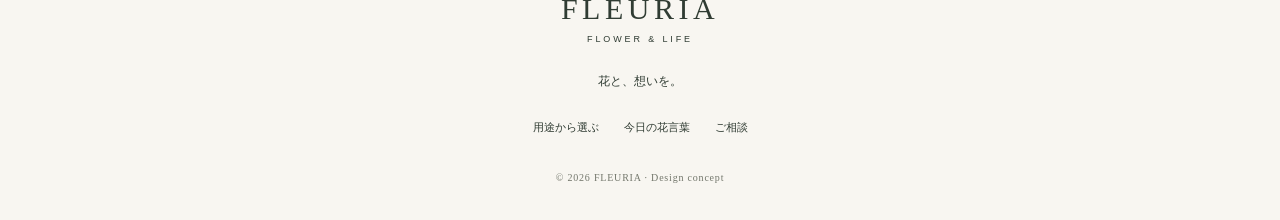
<file: sample/fleuria.html>
<!doctype html>
<html lang="ja">
<head>
  <meta charset="UTF-8"><meta name="viewport" content="width=device-width, initial-scale=1">
  <meta name="description" content="FLEURIA。日常の小さな贈り物から、企業の装花、祝賀、イベントまで。想いに寄り添う花をお届けします。">
  <meta name="theme-color" content="#f7f4ee">
  <title>FLEURIA — 花と、想いを。</title>
  <link rel="icon" href="assets/favicon.svg" type="image/svg+xml">
  <link rel="stylesheet" href="css/style.css">
  <script defer src="js/flowers.js"></script><script defer src="js/app.js"></script>
</head>
<body>
<a class="skip" href="#main">本文へ移動</a>
<div class="announcement">花と過ごす、心ほどける毎日。 <span>FLOWERS FOR EVERY MOMENT</span></div>
<header class="header">
  <a class="logo" href="#" aria-label="FLEURIA ホーム">FLEURIA<span>FLOWER &amp; LIFE</span></a>
  <button class="menu-toggle" aria-controls="navigation" aria-expanded="false">メニュー <span aria-hidden="true">☰</span></button>
  <nav id="navigation" aria-label="メインナビゲーション"><a href="#categories">用途から選ぶ</a><a href="#daily">今日の花言葉</a><a href="#collection">季節のおすすめ</a><a href="#story">私たちについて</a><a class="nav-contact" href="#contact">ご相談はこちら ↗</a></nav>
</header>
<main id="main">
<section class="hero" aria-labelledby="hero-title">
  <img src="assets/hero.jpg" width="1672" height="941" alt="やわらかな光に包まれた、ピンクと白の花のアレンジメント" fetchpriority="high">
  <div class="hero-copy"><p class="eyebrow">A LITTLE FLOWER, A LOT OF LOVE.</p><h1 id="hero-title">花と、想いを。</h1><p class="hero-sub">何気ない日にも、特別な日にも。<br>あなたの想いに、花を添えて。</p><a class="button dark" href="#collection">季節の花を見つける <span>↗</span></a></div>
  <div class="hero-bottom"><span>暮らしに、ひとつの彩りを。</span><a href="#categories">SCROLL TO EXPLORE ↓</a></div>
</section>
<div class="intro reveal"><p>贈る人にも、受け取る人にも。<br><strong>心に残る、ひと束を。</strong></p><span>花のある時間を、もっと身近に。<br>FLEURIAは、一人ひとりの想いに寄り添います。</span></div>
<section id="categories" class="section">
  <div class="section-heading reveal"><div><p class="eyebrow">FLOWERS FOR YOUR OCCASION</p><h2>用途から選ぶ</h2></div><p>その気持ちに、ぴったりの花を。</p></div>
  <div class="category-grid">
    <a class="category reveal" href="#collection" data-select-category="personal"><div class="image-wrap"><img src="assets/bouquet.jpg" width="1254" height="1254" loading="lazy" alt="個人への贈り物に選ぶピンクの花束"></div><span class="category-num">01 / PERSONAL</span><h3>個人のお客様 <span>↗</span></h3><p>誕生日や記念日、自分へのご褒美に。</p></a>
    <a class="category reveal" href="#collection" data-select-category="business"><div class="image-wrap"><img src="assets/hero.jpg" width="1672" height="941" loading="lazy" alt="企業の受付を彩る花のアレンジメント"></div><span class="category-num">02 / BUSINESS</span><h3>企業・法人のお客様 <span>↗</span></h3><p>受付装花や、取引先への贈り物に。</p></a>
    <a class="category reveal" href="#collection" data-select-category="celebration"><div class="image-wrap"><img src="assets/roses.jpg" width="1254" height="1254" loading="lazy" alt="お祝いのための華やかなローズアレンジ"></div><span class="category-num">03 / CELEBRATION</span><h3>祝賀・お祝い <span>↗</span></h3><p>開店、就任、新たな門出を華やかに。</p></a>
    <a class="category reveal" href="#collection" data-select-category="event"><div class="image-wrap"><img src="assets/bouquet.jpg" width="1254" height="1254" loading="lazy" alt="イベントのテーブルを彩る季節の花"></div><span class="category-num">04 / EVENT</span><h3>イベント・空間装花 <span>↗</span></h3><p>パーティーや展示会に、忘れられない景色を。</p></a>
  </div>
</section>
<section id="daily" class="daily section reveal" aria-labelledby="daily-heading">
  <div class="daily-top"><p class="eyebrow">A FLOWER, A MESSAGE</p><h2 id="daily-heading">今日の花言葉</h2><p>一日を、ちょっと素敵にするメッセージ。</p></div>
  <div class="daily-card"><div class="daily-photo"><img id="daily-image" src="assets/gerbera.jpg" width="1254" height="1254" alt="ガーベラ"><span class="photo-note">A small bloom of happiness.</span></div><div class="daily-copy" aria-live="polite" aria-atomic="true"><p id="daily-date" class="daily-date">TODAY'S FLOWER</p><p class="eyebrow" id="daily-en">GERBERA</p><h3 id="daily-name">ガーベラ</h3><p class="meaning" id="daily-meaning">「希望」</p><p id="daily-description">明るい花姿が、新しい一歩をそっと応援してくれます。</p><a id="daily-link" class="text-link" href="#contact">この花について相談する <span>↗</span></a><small>FLEURIAが選ぶ日替わりの花。花言葉には諸説あります。</small></div></div>
  <noscript><p>日替わり表示にはJavaScriptを有効にしてください。</p></noscript>
</section>
<section id="collection" class="section">
  <div class="section-heading reveal"><div><p class="eyebrow">THE SEASONAL COLLECTION</p><h2>季節のおすすめ</h2></div><p>いま、いちばん美しい花たち。</p></div>
  <div class="filters" role="group" aria-label="商品カテゴリで絞り込む"><button class="active" aria-pressed="true" data-filter="all">すべて</button><button aria-pressed="false" data-filter="personal">個人向け</button><button aria-pressed="false" data-filter="business">企業向け</button><button aria-pressed="false" data-filter="celebration">祝賀用</button><button aria-pressed="false" data-filter="event">イベント用</button></div>
  <p class="collection-status" id="collection-status" aria-live="polite">6件のプランを表示</p>
  <div class="products">
    <article class="product" data-category="personal"><button class="product-image" data-product="季節のブーケ" aria-label="季節のブーケの詳細を見る"><img src="assets/bouquet.jpg" width="1254" height="1254" loading="lazy" alt="ピンクと白を束ねた季節のブーケ"><span>FOR YOU</span></button><p class="eyebrow">PERSONAL / BOUQUET</p><h3><button data-product="季節のブーケ">季節のブーケ <span>↗</span></button></h3><p>やさしい彩りを、いつもの暮らしに。</p><p class="price">¥5,500〜 <small>参考価格・税込</small></p></article>
    <article class="product" data-category="personal"><button class="product-image" data-product="ガーベラの花束" aria-label="ガーベラの花束の詳細を見る"><img src="assets/gerbera.jpg" width="1254" height="1254" loading="lazy" alt="明るいガーベラの花束"><span>SMALL HAPPINESS</span></button><p class="eyebrow">PERSONAL / GIFT</p><h3><button data-product="ガーベラの花束">ガーベラの花束 <span>↗</span></button></h3><p>おめでとうの気持ちを、軽やかに。</p><p class="price">¥3,850〜 <small>参考価格・税込</small></p></article>
    <article class="product" data-category="business"><button class="product-image" data-product="受付の季節装花" aria-label="受付の季節装花の詳細を見る"><img src="assets/hero.jpg" width="1672" height="941" loading="lazy" alt="花器に生けた企業向け装花"><span>FOR BUSINESS</span></button><p class="eyebrow">BUSINESS / ARRANGEMENT</p><h3><button data-product="受付の季節装花">受付の季節装花 <span>↗</span></button></h3><p>訪れる人を、花のある空間で迎える。</p><p class="price">¥11,000〜 <small>参考価格・税込</small></p></article>
    <article class="product" data-category="celebration"><button class="product-image" data-product="祝賀ローズアレンジ" aria-label="祝賀ローズアレンジの詳細を見る"><img src="assets/roses.jpg" width="1254" height="1254" loading="lazy" alt="華やかなバラのお祝いアレンジ"><span>CELEBRATE</span></button><p class="eyebrow">CELEBRATION / ROSES</p><h3><button data-product="祝賀ローズアレンジ">祝賀ローズアレンジ <span>↗</span></button></h3><p>大切な節目に、華やかな祝福を。</p><p class="price">¥16,500〜 <small>参考価格・税込</small></p></article>
    <article class="product" data-category="event"><button class="product-image" data-product="イベント・テーブル装花" aria-label="イベント・テーブル装花の詳細を見る"><img src="assets/bouquet.jpg" width="1254" height="1254" loading="lazy" alt="テーブル装花のイメージ"><span>MAKE A MOMENT</span></button><p class="eyebrow">EVENT / TABLE FLOWERS</p><h3><button data-product="イベント・テーブル装花">イベント・テーブル装花 <span>↗</span></button></h3><p>人が集うひとときに、彩りを。</p><p class="price">お見積もり <small>規模・内容によりご提案</small></p></article>
    <article class="product" data-category="business celebration"><button class="product-image" data-product="法人ギフトアレンジ" aria-label="法人ギフトアレンジの詳細を見る"><img src="assets/roses.jpg" width="1254" height="1254" loading="lazy" alt="法人のお祝いギフトのイメージ"><span>A SPECIAL THANK YOU</span></button><p class="eyebrow">BUSINESS / CELEBRATION</p><h3><button data-product="法人ギフトアレンジ">法人ギフトアレンジ <span>↗</span></button></h3><p>日頃の感謝を、丁寧なひと束に。</p><p class="price">¥11,000〜 <small>参考価格・税込</small></p></article>
  </div><p class="note">掲載写真はイメージです。花材・価格・配送条件はご相談時にご案内します。</p>
</section>
<section class="occasion reveal"><div class="occasion-photo"><img src="assets/roses.jpg" width="1254" height="1254" alt="特別な日に贈るバラのアレンジ" loading="lazy"></div><div class="occasion-copy"><p class="eyebrow">FOR YOUR SPECIAL DAY</p><h2>大切な瞬間に、<br>心に残る花を。</h2><p>新しい門出を祝う日も、人が集う特別な日も。<br>ご用途、空間、ご予算に合わせてご提案します。</p><div><a class="text-link" href="#contact" data-inquiry="祝賀・お祝い">祝賀の花を相談する ↗</a><a class="text-link" href="#contact" data-inquiry="イベント・空間装花">イベント装花を相談する ↗</a></div></div></section>
<section id="story" class="section story reveal"><p class="eyebrow">THE FLEURIA WAY</p><h2>花を選ぶ時間から、<br>幸せが始まる。</h2><p class="story-intro">一輪の美しさを大切に。想いが伝わる花づくりを。</p><div class="values"><article><span>01</span><h3>季節の美しさを</h3><p>その時季ならではの色や表情を生かし、花材をご提案します。</p></article><article><span>02</span><h3>想いに寄り添って</h3><p>贈る相手やシーン、ご予算をお聞きし、一緒にかたちにします。</p></article><article><span>03</span><h3>空間まで美しく</h3><p>ひと束のギフトから会場の装花まで、花のある景色をつくります。</p></article></div></section>
<section class="section faq reveal"><div class="section-heading"><div><p class="eyebrow">QUESTIONS &amp; ANSWERS</p><h2>よくあるご質問</h2></div></div><details><summary>花の種類や色は指定できますか？</summary><p>ご希望をお知らせください。季節や入荷状況に合わせてご提案します。</p></details><details><summary>法人やイベントの相談はできますか？</summary><p>受付装花、法人ギフト、祝賀、イベントの空間装花に対応するプランをご用意しています。日程、場所、ご予算、イメージをお聞かせください。</p></details><details><summary>このページから購入できますか？</summary><p>こちらはご相談用のLPです。決済・注文確定機能はありません。商品内容や納期はお問い合わせ先でご確認ください。</p></details></section>
<section id="contact" class="contact section reveal"><p class="eyebrow">LET'S CREATE SOMETHING BEAUTIFUL</p><h2>あなたの想いを、<br>お聞かせください。</h2><p>贈り物も、空間づくりも。花選びからお手伝いします。</p><form id="inquiry-form"><div class="form-grid"><label>ご相談の用途<select id="inquiry-category" name="category"><option>個人向けギフト</option><option>企業・法人向け</option><option>祝賀・お祝い</option><option>イベント・空間装花</option></select></label><label>ご希望日<input type="date" name="date" aria-describedby="date-help"><small id="date-help">未定の場合は空欄で構いません。</small></label></div><label>ご相談内容<textarea name="message" required maxlength="2000" rows="4" placeholder="ご予算、お届け先エリア、お好みの色など"></textarea></label><button class="button dark" type="submit">相談内容をまとめる <span>↗</span></button><p class="form-note">入力内容をまとめてコピーできます。このページからは送信されません。</p></form><div id="inquiry-result" hidden><h3>ご相談内容</h3><pre id="inquiry-summary"></pre><button class="button" type="button" id="copy-inquiry">内容をコピー</button><p id="copy-status" role="status"></p><p>コピーした内容を、店舗の正式なお問い合わせ先へお送りください。</p></div></section>
</main>
<footer><a class="logo" href="#">FLEURIA<span>FLOWER &amp; LIFE</span></a><p>花と、想いを。</p><nav aria-label="フッターナビゲーション"><a href="#categories">用途から選ぶ</a><a href="#daily">今日の花言葉</a><a href="#contact">ご相談</a></nav><small>© <span id="year">2026</span> FLEURIA · Design concept</small></footer>
<dialog id="product-dialog" aria-labelledby="dialog-title"><button class="dialog-close" aria-label="閉じる">×</button><p class="eyebrow">FLEURIA COLLECTION</p><h2 id="dialog-title"></h2><p id="dialog-description"></p><p class="note">花材やサイズはご希望に合わせて調整します。写真・価格は参考です。</p><a id="dialog-contact" class="button dark" href="#contact">このプランを相談する ↗</a></dialog>
</body></html>
</file>
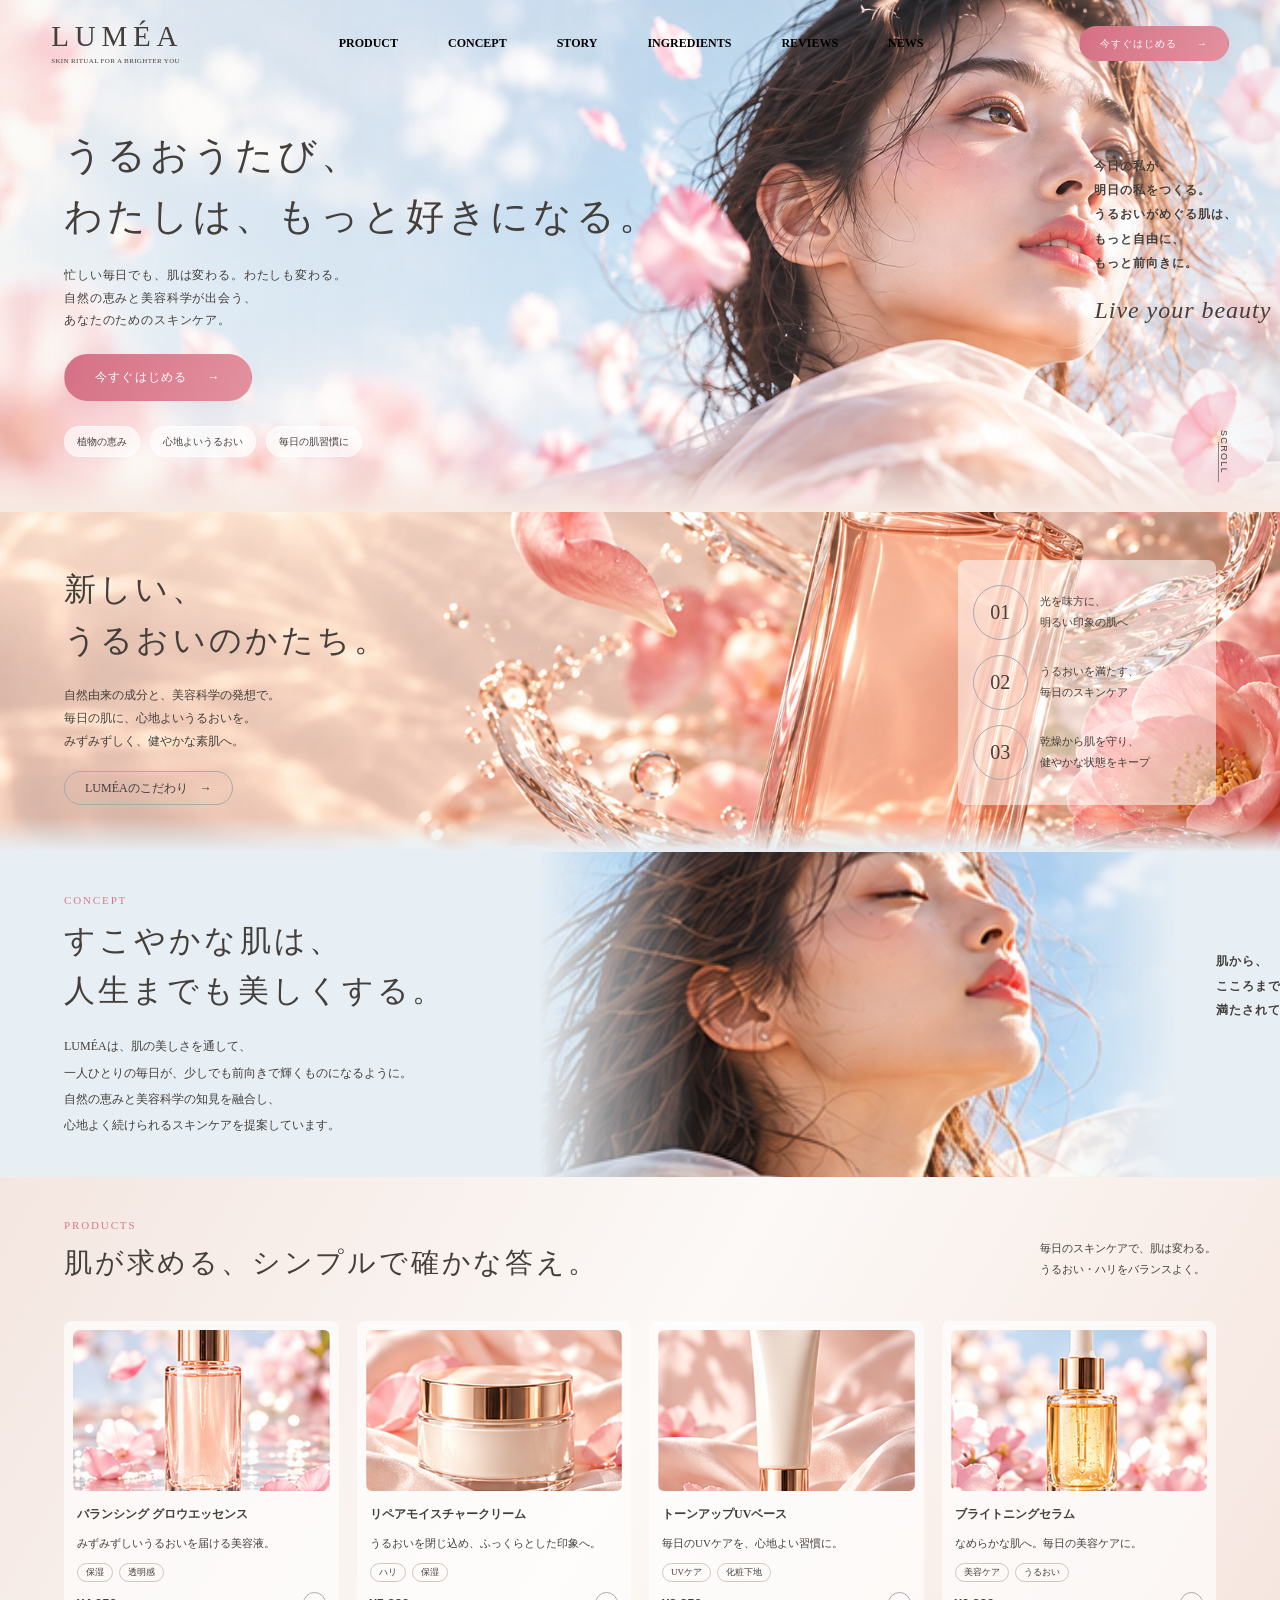
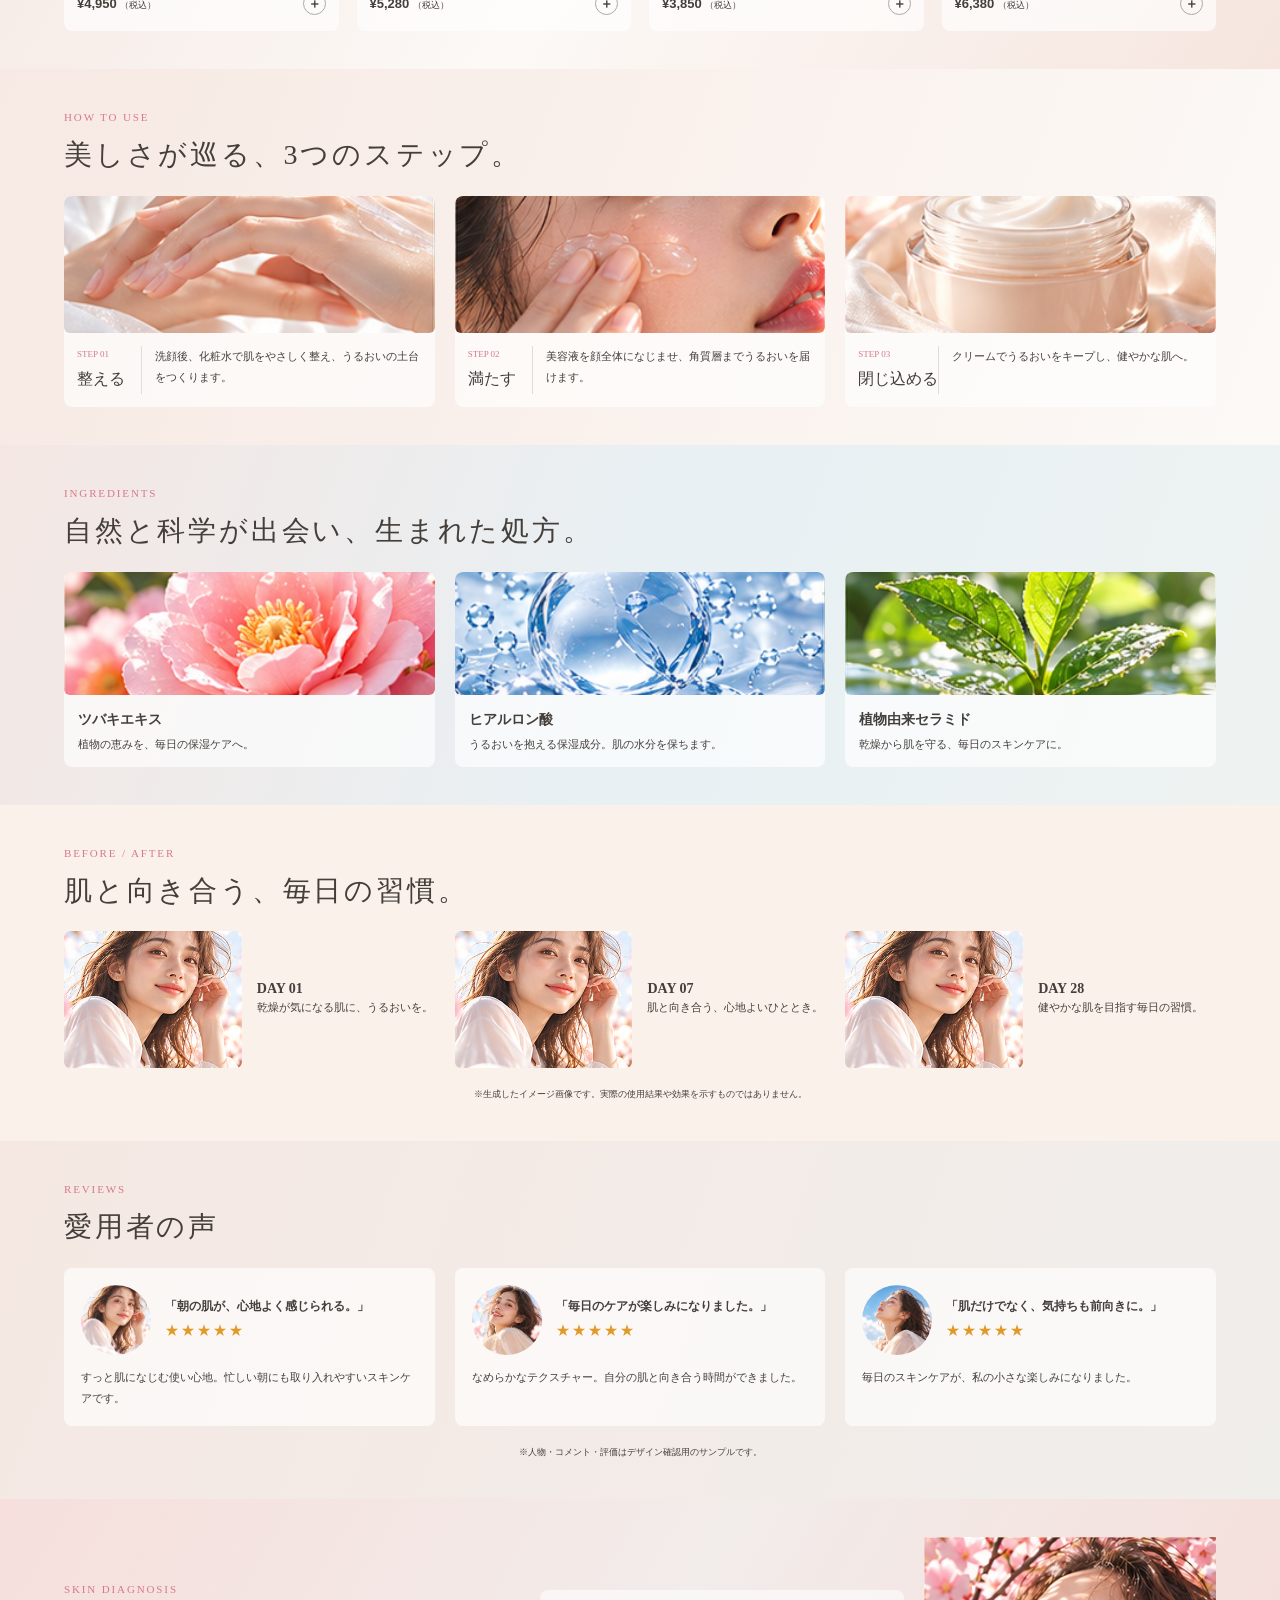
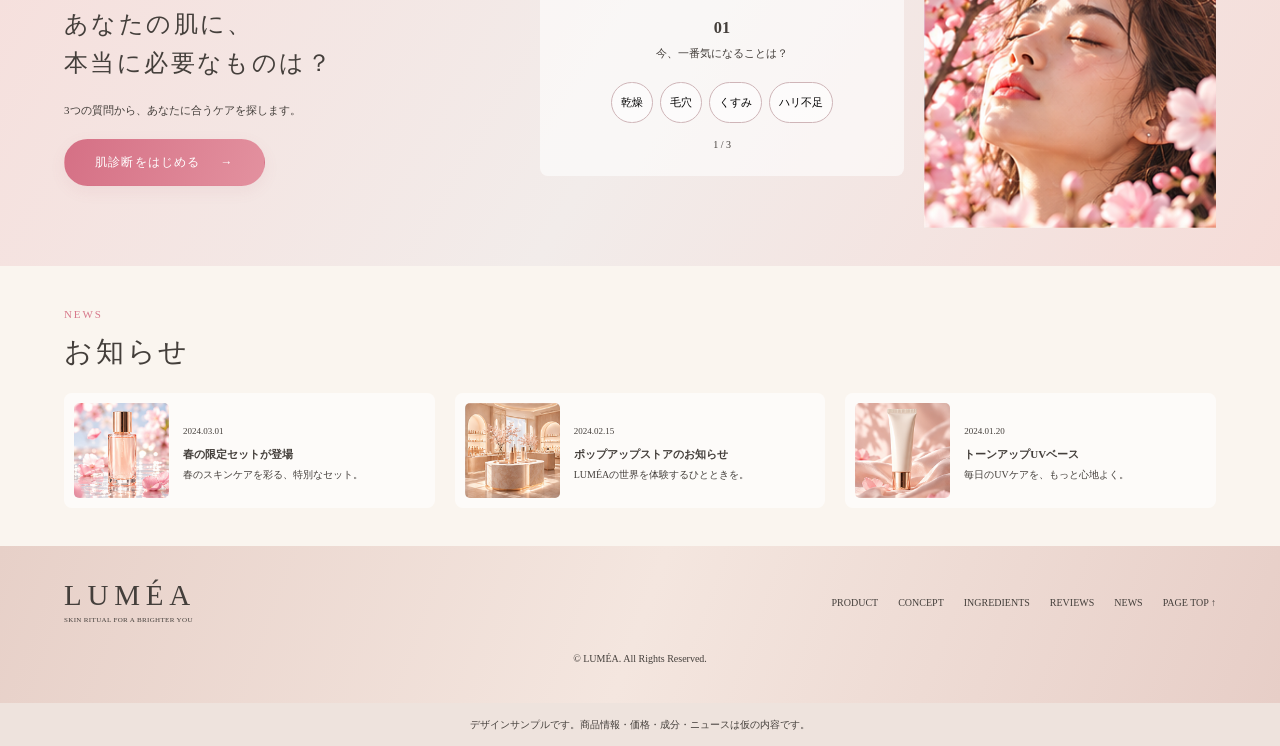
<file: sample/index_b.html>
<!doctype html>
<html lang="ja">

<head>
    <meta charset="utf-8">
    <meta name="viewport" content="width=device-width,initial-scale=1">
    <title>LUMÉA｜うるおうたび、もっと好きになる。</title>
    <meta name="description" content="自然の恵みと美容科学が出会うスキンケア。LUMÉAのブランドサイトデザイン。">
    <style>
        :root {
            --ink: #443f3b;
            --rose: #d7798b;
            --paper: #faf6f2;
        }

        * {
            box-sizing: border-box
        }

        html {
            scroll-behavior: smooth
        }

        body {
            margin: 0;
            color: var(--ink);
            background: var(--paper);
            font: 14px/1.9 "Yu Mincho", "Hiragino Mincho ProN", serif;
        }

        a {
            color: inherit;
            text-decoration: none
        }

        button {
            font: inherit;
            cursor: pointer
        }

        h1,
        h2,
        h3,
        p {
            margin: 0
        }

        h1,
        h2 {
            font-weight: 500;
            letter-spacing: .1em;
            line-height: 1.6
        }

        h2 {
            font-size: 28px;
            margin: 5px 0 18px
        }

        section {
            scroll-margin-top: 25px
        }

        .wrap {
            max-width: 1280px;
            margin: auto;
            padding: 38px 5%
        }

        .label {
            color: var(--rose);
            font-size: 11px;
            letter-spacing: .17em
        }

        .pill {
            display: inline-flex;
            align-items: center;
            justify-content: center;
            gap: 20px;
            padding: 11px 30px;
            border: 1px solid transparent;
            border-radius: 30px;
            background: linear-gradient(110deg, #d57085, #e3919f);
            color: white;
            font-size: 12px;
            letter-spacing: .1em;
            box-shadow: 0 5px 16px #b75e7014;
            transition: transform .35s, box-shadow .35s, filter .35s;
        }

        .pill .arrow {
            transition: transform .35s
        }

        .pill:active {
            transform: translateY(0)
        }

        a:focus-visible,
        button:focus-visible {
            outline: 2px solid #a54e65;
            outline-offset: 5px;
        }

        header {
            position: absolute;
            inset: 0 0 auto;
            z-index: 10;
            display: flex;
            align-items: center;
            justify-content: space-between;
            gap: 20px;
            padding: 22px 4%;
        }

        .logo {
            font-size: 29px;
            letter-spacing: .2em;
            line-height: 1
        }

        .logo small {
            display: block;
            font-size: 7px;
            letter-spacing: .05em;
            margin-top: 7px
        }

        nav {
            display: flex;
            gap: 50px;
            font: bold 12px Georgia, serif;
            color: black;
        }

        header .pill {
            padding: 7px 20px;
            font-size: 10px
        }

        .menu {
            display: none
        }

        /* 写真の微細な動きとパララックスを別レイヤーにする */
        .hero {
            position: relative;
            min-height: 460px;
            isolation: isolate;
            overflow: hidden;
            background: #eaf0f3;
        }

        .hero-background {
            position: absolute;
            inset: -35px;
            z-index: -3;
            transform: translate3d(0, var(--parallax, 0px), 0);
        }

        .hero-photo {
            width: 100%;
            height: 100%;
            background: url("hero.png") center/cover;
        }

        .hero:before {
            content: "";
            position: absolute;
            inset: 0;
            z-index: -2;
            background: linear-gradient(90deg, #f8f6f18c, transparent 48%,
                    transparent 83%, #edf1f58c);
        }

        .hero:after {
            content: "";
            position: absolute;
            bottom: -1px;
            left: 0;
            width: 100%;
            height: 55px;
            z-index: 2;
            pointer-events: none;
            background: linear-gradient(transparent, #f7e9e2);
        }

        .hero .wrap {
            position: relative;
            padding-top: 125px;
            padding-bottom: 55px;
        }

        .hero h1 {
            font-size: clamp(25px, 3vw, 40px);
            max-width: 52%;
            margin-bottom: 16px;
        }

        .copy-line {
            display: block
        }

        .hero-text {
            max-width: 44%;
            font-size: 12px;
            letter-spacing: .07em;
            margin-bottom: 22px;
        }

        .badges {
            display: flex;
            gap: 10px;
            flex-wrap: wrap;
            margin-top: 25px;
        }

        .badges span {
            padding: 5px 12px;
            border: 1px solid #fff9;
            border-radius: 25px;
            background: #ffffffa6;
            font-size: 10px;
        }

        .hero-side {
            position: absolute;
            top: 30%;
            right: 0.5%;
            width: 14%;
            font-size: clamp(12px, .95vw, 13px);
            line-height: 2;
            letter-spacing: .08em;
            font-weight: bold;
        }

        .hero-side em {
            display: block;
            margin-top: 20px;
            font: italic 24px/1.3 Georgia, serif;
        }

        .scroll-cue {
            position: absolute;
            right: 4%;
            bottom: 30px;
            z-index: 3;
            font: 9px sans-serif;
            letter-spacing: .15em;
            writing-mode: vertical-rl;
        }

        .scroll-cue:after {
            content: "";
            display: block;
            height: 40px;
            width: 1px;
            margin: 12px auto 0;
            background: #8f8280;
            transform-origin: top;
        }

        /* 花びらは写真とは独立した装飾 */
        .petals {
            position: absolute;
            inset: 0;
            pointer-events: none;
            z-index: 1;
            overflow: hidden
        }

        .petal {
            position: absolute;
            top: -12%;
            left: var(--left);
            width: var(--size);
            height: calc(var(--size) * .65);
            border-radius: 75% 20% 70% 25%;
            background: linear-gradient(135deg, #fff8f5e6, #edabb8b3);
            opacity: 0;
            filter: blur(var(--blur));
        }

        /* スクロール表示：JavaScript無効時も本文は表示 */
        .js [data-reveal] {
            opacity: 0;
            transform: translateY(18px);
            transition:
                opacity 1s ease var(--delay, 0ms),
                transform 1s cubic-bezier(.2, .7, .2, 1) var(--delay, 0ms);
        }

        .js [data-reveal].visible {
            opacity: 1;
            transform: none
        }

        /* アニメーションが許可された場合のみ動かす */
        @media (prefers-reduced-motion:no-preference) {
            .hero-photo {
                animation: photo-drift 16s ease-in-out infinite alternate
            }

            .petal {
                animation: petal-fall var(--duration) linear infinite;
                animation-delay: var(--start);
            }

            .scroll-cue:after {
                animation: scroll-line 2.6s ease-in-out infinite
            }
        }

        @keyframes photo-drift {
            from {
                transform: scale(1.025) translate3d(-.3%, 0, 0)
            }

            to {
                transform: scale(1.055) translate3d(.4%, -.4%, 0)
            }
        }

        @keyframes petal-fall {
            0% {
                opacity: 0;
                transform: translate3d(-15px, -30px, 0) rotate(0deg)
            }

            12% {
                opacity: .65
            }

            52% {
                transform: translate3d(45px, 280px, 0) rotate(130deg)
            }

            88% {
                opacity: .5
            }

            100% {
                opacity: 0;
                transform: translate3d(10px, 580px, 0) rotate(260deg)
            }
        }

        @keyframes scroll-line {

            0%,
            100% {
                transform: scaleY(.65);
                opacity: .4
            }

            50% {
                transform: scaleY(1);
                opacity: 1
            }
        }

        @media (hover:hover) {
            .pill:hover {
                transform: translateY(-2px);
                filter: brightness(1.035);
                box-shadow: 0 9px 24px #b75e7026;
            }

            .pill:hover .arrow {
                transform: translateX(4px)
            }
        }

        /* セクション */
        .feature {
            position: relative;
            min-height: 340px;
            background: url("bottle.png") center/cover;
        }

        .feature:after {
            content: "";
            position: absolute;
            inset: auto 0 0;
            height: 35px;
            background: linear-gradient(transparent, #e7eff5);
        }

        .feature .wrap {
            position: relative;
            display: grid;
            grid-template-columns: 1fr 1.25fr .65fr;
            align-items: center;
            min-height: 340px;
        }

        .feature h2 {
            font-size: 32px
        }

        .feature p {
            font-size: 12px;
            margin-bottom: 18px
        }

        .outline {
            display: inline-block;
            border: 1px solid #aaa;
            border-radius: 25px;
            padding: 5px 20px;
            font-size: 12px
        }

        .benefits {
            grid-column: 3;
            background: #ffffff85;
            border-radius: 8px;
            padding: 10px 15px
        }

        .benefits p {
            display: flex;
            align-items: center;
            gap: 12px;
            margin: 15px 0;
            font-size: 11px
        }

        .benefits b {
            display: grid;
            place-items: center;
            min-width: 55px;
            height: 55px;
            border: 1px solid #aaa;
            border-radius: 50%;
            font: 20px Georgia, serif;
        }

        .photo {
            width: 100%;
            aspect-ratio: 1;
            background: url("assets.png");
            background-size: 400% 400%;
            background-position: var(--x) var(--y);
        }

        .visual {
            position: relative;
            aspect-ratio: 1.6;
            overflow: hidden;
            border-radius: 6px
        }

        .visual .photo {
            position: absolute;
            top: 50%;
            transform: translateY(-50%)
        }

        .concept {
            position: relative;
            overflow: hidden;
            background: #e7eff5
        }

        .concept-image {
            position: absolute;
            inset: 0;
            overflow: hidden
        }

        .concept-image .photo {
            position: absolute;
            right: 8%;
            top: 50%;
            width: 50%;
            transform: translateY(-50%);
            -webkit-mask-image: linear-gradient(90deg, transparent, black 25%, black 80%, transparent);
            mask-image: linear-gradient(90deg, transparent, black 25%, black 80%, transparent);
        }

        .concept .wrap {
            position: relative;
            min-height: 300px
        }

        .concept h2 {
            max-width: 53%;
            font-size: 31px
        }

        .concept p {
            max-width: 53%;
            font-size: 12px;
            line-height: 2.2
        }

        .concept-side {
            position: absolute;
            top: 30%;
            left: 95%;
            width: 14%;
            font-size: clamp(12px, .95vw, 13px);
            line-height: 2;
            letter-spacing: .08em;
            font-weight: bold;
        }

        .section-head {
            display: flex;
            align-items: center;
            justify-content: space-between;
            gap: 25px;
            margin-bottom: 18px
        }

        .section-head p {
            font-size: 11px;
            max-width: 450px
        }

        .grid4 {
            display: grid;
            grid-template-columns: repeat(4, 1fr);
            gap: 18px
        }

        .grid3 {
            display: grid;
            grid-template-columns: repeat(3, 1fr);
            gap: 20px
        }

        .products {
            background: linear-gradient(120deg, #f4e6e1, #fcf9f6, #f6e5df)
        }

        .card {
            background: #ffffffa8;
            border-radius: 8px;
            overflow: hidden
        }

        .product {
            padding: 9px 9px 16px
        }

        .product h3 {
            font-size: 12px;
            margin: 12px 4px 7px
        }

        .product p {
            font-size: 11px;
            margin: 0 4px 10px
        }

        .tags {
            display: flex;
            gap: 6px;
            margin: 0 4px 10px;
            flex-wrap: wrap
        }

        .tags span {
            border: 1px solid #d2c7bf;
            border-radius: 15px;
            padding: 0 8px;
            font-size: 9px
        }

        .price {
            display: flex;
            justify-content: space-between;
            align-items: center;
            margin: 0 4px;
            font: bold 13px sans-serif
        }

        .price small {
            font-size: 9px;
            font-weight: normal
        }

        .price a {
            display: grid;
            place-items: center;
            width: 23px;
            height: 23px;
            border: 1px solid #aaa;
            border-radius: 50%
        }

        .how {
            background: linear-gradient(110deg, #f7e9e3, #fcf9f6)
        }

        .step .visual {
            aspect-ratio: 2.7
        }

        .step-body {
            display: flex;
            gap: 13px;
            padding: 13px
        }

        .step-body b {
            min-width: 65px;
            border-right: 1px solid #ddd;
            font-size: 16px;
            font-weight: normal
        }

        .step-body small {
            display: block;
            color: var(--rose);
            font-size: 9px
        }

        .step-body p {
            font-size: 11px
        }

        .ingredients {
            background: linear-gradient(110deg, #f4e7e3, #e8f0f4, #eef3f1)
        }

        .ingredient .visual {
            aspect-ratio: 3
        }

        .ingredient .body {
            padding: 12px 14px
        }

        .ingredient h3 {
            font-size: 14px
        }

        .ingredient p {
            font-size: 11px
        }

        .results {
            background: #faf1eb
        }

        .person {
            display: grid;
            grid-template-columns: 1fr 1fr;
            gap: 15px;
            align-items: center
        }

        .person .visual {
            aspect-ratio: 1.3
        }

        .person h3 {
            font: bold 14px Georgia, serif
        }

        .person p {
            font-size: 11px
        }

        .notice {
            text-align: center;
            font-size: 9px;
            margin-top: 18px
        }

        .reviews {
            background: linear-gradient(110deg, #f5e8e3, #f0eeeb)
        }

        .review {
            padding: 17px
        }

        .review-top {
            display: flex;
            align-items: center;
            gap: 14px
        }

        .review .photo {
            width: 70px;
            min-width: 70px;
            border-radius: 50%
        }

        .review h3 {
            font-size: 12px
        }

        .review p {
            font-size: 11px;
            margin-top: 12px
        }

        .stars {
            color: #df9a28;
            letter-spacing: 2px
        }

        .diagnosis {
            background: linear-gradient(120deg, #f6dfdc, #f2ecea, #f5dcd8)
        }

        .diagnosis .wrap {
            display: grid;
            grid-template-columns: 1.25fr 1fr .8fr;
            gap: 20px;
            align-items: center
        }

        .diagnosis h2 {
            font-size: 24px
        }

        .diagnosis p {
            font-size: 11px;
            margin-bottom: 18px
        }

        .quiz {
            background: #fff9;
            border-radius: 8px;
            padding: 22px;
            text-align: center
        }

        .quiz-options {
            display: flex;
            justify-content: center;
            gap: 7px;
            flex-wrap: wrap
        }

        .quiz button {
            background: #fff9;
            border: 1px solid #cfb5b8;
            border-radius: 25px;
            padding: 9px;
            font-size: 11px
        }

        .quiz button:hover {
            background: #f5dce2
        }

        .quiz small {
            display: block;
            font-size: 10px;
            margin-top: 12px
        }

        .news {
            background: #faf5ef
        }

        .news-card {
            display: flex;
            align-items: center;
            gap: 14px;
            padding: 10px
        }

        .news-card .photo {
            width: 95px;
            min-width: 95px;
            border-radius: 5px
        }

        .news-card time {
            font-size: 9px
        }

        .news-card h3 {
            font-size: 11px
        }

        .news-card p {
            font-size: 10px
        }

        footer {
            background: linear-gradient(110deg, #e7d0c8, #f4e6df, #e7cec7);
            padding: 35px 5%
        }

        .footer-row {
            display: flex;
            justify-content: space-between;
            align-items: center;
            gap: 25px
        }

        .footer-links {
            display: flex;
            gap: 20px;
            flex-wrap: wrap;
            font-size: 10px
        }

        footer p {
            text-align: center;
            font-size: 10px;
            margin-top: 25px
        }

        .demo {
            background: #eee3dd;
            padding: 12px;
            font-size: 10px;
            text-align: center
        }

        @media(max-width:950px) {
            nav {
                gap: 12px
            }

            header>.pill {
                display: none
            }

            .hero-side {
                font-size: 9px;
                width: 14%;
                right: 2%
            }

            .hero-side em {
                font-size: 18px
            }

            .feature .wrap {
                grid-template-columns: 1fr 1fr
            }

            .benefits {
                display: none
            }

            .section-head {
                flex-wrap: wrap
            }

            .diagnosis .wrap {
                grid-template-columns: 1fr 1fr
            }

            .diagnosis .wrap>.photo {
                display: none
            }

            .news .grid3 {
                grid-template-columns: 1fr
            }
        }

        @media(max-width:600px) {
            .wrap {
                padding: 30px 22px
            }

            header {
                padding: 18px 20px
            }

            .logo {
                font-size: 24px
            }

            .menu {
                display: block;
                border: 1px solid #ccc;
                background: #fff9;
                border-radius: 20px;
                padding: 5px 12px
            }

            nav {
                display: none;
                position: absolute;
                right: 15px;
                top: 65px;
                flex-direction: column;
                gap: 18px;
                background: #fffefbf2;
                padding: 22px;
                border-radius: 10px
            }

            nav.open {
                display: flex
            }

            .hero {
                min-height: 0;
                background: #faf6f3
            }

            .hero-background {
                inset: -20px -20px auto;
                height: 370px
            }

            .hero-photo {
                background-position: 68% center
            }

            .hero:before {
                background: linear-gradient(0deg, #faf6f3 0%, #faf6f3 38%, transparent 70%)
            }

            .hero .wrap {
                padding: 330px 22px 20px
            }

            .hero h1 {
                max-width: 100%;
                font-size: 25px
            }

            .hero-text {
                max-width: 100%;
                font-size: 11px
            }

            .hero-side {
                position: relative;
                inset: auto;
                width: auto;
                padding: 0 22px 30px;
                font-size: 11px
            }

            .hero-side em {
                font-size: 22px;
                margin-top: 10px
            }

            .scroll-cue {
                display: none
            }

            h2 {
                font-size: 23px
            }

            .feature {
                padding-top: 230px;
                background-position: 65% top;
                background-size: auto 300px;
                background-repeat: no-repeat;
                background-color: #f5e3dc
            }

            .feature .wrap {
                display: block;
                min-height: 0;
                background: linear-gradient(0deg, #f5e3dc, #f5e3dcdd)
            }

            .feature h2 {
                font-size: 27px
            }

            .concept {
                padding-top: 220px
            }

            .concept-image {
                height: 245px
            }

            .concept-image .photo {
                width: 100%;
                right: 0;
                transform: translateY(-45%)
            }

            .concept .wrap {
                min-height: 0;
                background: linear-gradient(0deg, #e7eff5 90%, #e7eff5e6)
            }

            .concept h2,
            .concept p {
                max-width: 100%
            }

            .concept h2 {
                font-size: 24px
            }

            .concept p {
                font-size: 11px
            }

            .concept-side {
                position: static;
                width: auto;
                margin-top: 20px;
                font-size: 13px
            }

            .grid4 {
                grid-template-columns: 1fr 1fr;
                gap: 12px
            }

            .grid3 {
                grid-template-columns: 1fr
            }

            .product h3 {
                font-size: 11px
            }

            .product p {
                font-size: 10px
            }

            .person {
                grid-template-columns: 135px 1fr
            }

            .diagnosis .wrap {
                display: block
            }

            .quiz {
                margin-top: 22px
            }

            .footer-row {
                flex-direction: column;
                align-items: flex-start
            }
        }

        @media(prefers-reduced-motion:reduce) {
            html {
                scroll-behavior: auto
            }

            *,
            *:before,
            *:after {
                animation: none !important;
                transition: none !important
            }

            .hero-background {
                transform: none !important
            }

            .js [data-reveal] {
                opacity: 1;
                transform: none
            }

            .petals {
                display: none
            }
        }
    </style>
</head>

<body>

    <header>
        <a class="logo" href="#top">LUMÉA<small>SKIN RITUAL FOR A BRIGHTER YOU</small></a>
        <button class="menu" aria-controls="nav" aria-expanded="false">MENU</button>
        <nav id="nav" aria-label="メインメニュー">
            <a href="#products">PRODUCT</a><a href="#concept">CONCEPT</a>
            <a href="#how">STORY</a><a href="#ingredients">INGREDIENTS</a>
            <a href="#reviews">REVIEWS</a><a href="#news">NEWS</a>
        </nav>
        <a class="pill" href="#diagnosis">今すぐはじめる <span class="arrow">→</span></a>
    </header>

    <main>
        <section class="hero" id="top">
            <div class="hero-background" aria-hidden="true">
                <div class="hero-photo"></div>
            </div>
            <div class="petals" aria-hidden="true" id="petals"></div>
            <div class="wrap">
                <h1>
                    <span class="copy-line" data-reveal>うるおうたび、</span>
                    <span class="copy-line" data-reveal style="--delay:180ms">わたしは、もっと好きになる。</span>
                </h1>
                <p class="hero-text">
                    <span class="copy-line" data-reveal style="--delay:360ms">忙しい毎日でも、肌は変わる。わたしも変わる。</span>
                    <span class="copy-line" data-reveal style="--delay:500ms">自然の恵みと美容科学が出会う、</span>
                    <span class="copy-line" data-reveal style="--delay:640ms">あなたのためのスキンケア。</span>
                </p>
                <div data-reveal style="--delay:780ms">
                    <a class="pill" href="#products">今すぐはじめる <span class="arrow">→</span></a>
                </div>
                <div class="badges" data-reveal style="--delay:900ms">
                    <span>植物の恵み</span><span>心地よいうるおい</span><span>毎日の肌習慣に</span>
                </div>
            </div>
            <div class="hero-side" data-reveal style="--delay:1000ms">
                今日の私が、<br>明日の私をつくる。<br>
                うるおいがめぐる肌は、<br>もっと自由に、<br>もっと前向きに。
                <em>Live your beauty</em>
            </div>
            <a class="scroll-cue" href="#feature" aria-label="次のセクションへ">SCROLL</a>
        </section>

        <section class="feature" id="feature">
            <div class="wrap">
                <div data-reveal>
                    <h2>新しい、<br>うるおいのかたち。</h2>
                    <p>自然由来の成分と、美容科学の発想で。<br>
                        毎日の肌に、心地よいうるおいを。<br>みずみずしく、健やかな素肌へ。</p>
                    <a class="outline" href="#concept">LUMÉAのこだわり　→</a>
                </div>
                <div class="benefits" data-reveal>
                    <p><b>01</b>光を味方に、<br>明るい印象の肌へ</p>
                    <p><b>02</b>うるおいを満たす、<br>毎日のスキンケア</p>
                    <p><b>03</b>乾燥から肌を守り、<br>健やかな状態をキープ</p>
                </div>
            </div>
        </section>

        <section class="concept" id="concept">
            <div class="concept-image" id="concept-image"></div>
            <div class="wrap">
                <div data-reveal>
                    <div class="label">CONCEPT</div>
                    <h2>すこやかな肌は、<br>人生までも美しくする。</h2>
                    <p>LUMÉAは、肌の美しさを通して、<br>
                        一人ひとりの毎日が、少しでも前向きで輝くものになるように。<br>
                        自然の恵みと美容科学の知見を融合し、<br>
                        心地よく続けられるスキンケアを提案しています。</p>
                </div>
                <div class="concept-side" data-reveal>肌から、<br>こころまで、<br>満たされていく。</div>
            </div>
        </section>

        <section class="products" id="products">
            <div class="wrap">
                <div class="section-head" data-reveal>
                    <div>
                        <div class="label">PRODUCTS</div>
                        <h2>肌が求める、シンプルで確かな答え。</h2>
                    </div>
                    <p>毎日のスキンケアで、肌は変わる。<br>うるおい・ハリをバランスよく。</p>
                </div>
                <div class="grid4" id="product-grid"></div>
            </div>
        </section>

        <section class="how" id="how">
            <div class="wrap">
                <div data-reveal>
                    <div class="label">HOW TO USE</div>
                    <h2>美しさが巡る、3つのステップ。</h2>
                </div>
                <div class="grid3" id="step-grid"></div>
            </div>
        </section>

        <section class="ingredients" id="ingredients">
            <div class="wrap">
                <div data-reveal>
                    <div class="label">INGREDIENTS</div>
                    <h2>自然と科学が出会い、生まれた処方。</h2>
                </div>
                <div class="grid3" id="ingredient-grid"></div>
            </div>
        </section>

        <section class="results">
            <div class="wrap">
                <div data-reveal>
                    <div class="label">BEFORE / AFTER</div>
                    <h2>肌と向き合う、毎日の習慣。</h2>
                </div>
                <div class="grid3" id="result-grid"></div>
                <p class="notice">※生成したイメージ画像です。実際の使用結果や効果を示すものではありません。</p>
            </div>
        </section>

        <section class="reviews" id="reviews">
            <div class="wrap">
                <div data-reveal>
                    <div class="label">REVIEWS</div>
                    <h2>愛用者の声</h2>
                </div>
                <div class="grid3" id="review-grid"></div>
                <p class="notice">※人物・コメント・評価はデザイン確認用のサンプルです。</p>
            </div>
        </section>

        <section class="diagnosis" id="diagnosis">
            <div class="wrap">
                <div data-reveal>
                    <div class="label">SKIN DIAGNOSIS</div>
                    <h2>あなたの肌に、<br>本当に必要なものは？</h2>
                    <p>3つの質問から、あなたに合うケアを探します。</p>
                    <button class="pill" id="start">肌診断をはじめる <span class="arrow">→</span></button>
                </div>
                <div class="quiz" aria-live="polite">
                    <h3 id="number"></h3>
                    <p id="question"></p>
                    <div class="quiz-options" id="options"></div><small id="progress"></small>
                </div>
                <div class="photo" role="img" aria-label="花に囲まれた女性" style="--x:100%;--y:66.6667%"></div>
            </div>
        </section>

        <section class="news" id="news">
            <div class="wrap">
                <div data-reveal>
                    <div class="label">NEWS</div>
                    <h2>お知らせ</h2>
                </div>
                <div class="grid3" id="news-grid"></div>
            </div>
        </section>
    </main>

    <footer>
        <div class="footer-row">
            <a class="logo" href="#top">LUMÉA<small>SKIN RITUAL FOR A BRIGHTER YOU</small></a>
            <div class="footer-links">
                <a href="#products">PRODUCT</a><a href="#concept">CONCEPT</a>
                <a href="#ingredients">INGREDIENTS</a><a href="#reviews">REVIEWS</a>
                <a href="#news">NEWS</a><a href="#top">PAGE TOP ↑</a>
            </div>
        </div>
        <p>© LUMÉA. All Rights Reserved.</p>
    </footer>
    <div class="demo">デザインサンプルです。商品情報・価格・成分・ニュースは仮の内容です。</div>

    <script>
        const photo = (i, alt, frame = true) => {
            const x = (i % 4) * 100 / 3;
            const y = Math.floor(i / 4) * 100 / 3;
            const content = `<div class="photo" role="img" aria-label="${alt}" style="--x:${x}%;--y:${y}%"></div>`;
            return frame ? `<div class="visual">${content}</div>` : content;
        };
        const reveal = i => `data-reveal style="--delay:${i * 90}ms"`;

        document.getElementById("concept-image").innerHTML =
            photo(10, "空を仰ぐ女性", false);

        const products = [
            ["バランシング グロウエッセンス", "みずみずしいうるおいを届ける美容液。", "保湿", "透明感", "4,950"],
            ["リペアモイスチャークリーム", "うるおいを閉じ込め、ふっくらとした印象へ。", "ハリ", "保湿", "5,280"],
            ["トーンアップUVベース", "毎日のUVケアを、心地よい習慣に。", "UVケア", "化粧下地", "3,850"],
            ["ブライトニングセラム", "なめらかな肌へ。毎日の美容ケアに。", "美容ケア", "うるおい", "6,380"]
        ];
        document.getElementById("product-grid").innerHTML = products.map((p, i) =>
            `<article class="card product" ${reveal(i)}>
  ${photo(i, p[0])}<h3>${p[0]}</h3><p>${p[1]}</p>
  <div class="tags"><span>${p[2]}</span><span>${p[3]}</span></div>
  <div class="price"><span>¥${p[4]} <small>（税込）</small></span>
  <a href="#diagnosis" aria-label="${p[0]}の肌診断">＋</a></div></article>`
        ).join("");

        const steps = [
            ["整える", "洗顔後、化粧水で肌をやさしく整え、うるおいの土台をつくります。"],
            ["満たす", "美容液を顔全体になじませ、角質層までうるおいを届けます。"],
            ["閉じ込める", "クリームでうるおいをキープし、健やかな肌へ。"]
        ];
        document.getElementById("step-grid").innerHTML = steps.map((p, i) =>
            `<article class="card step" ${reveal(i)}>${photo(i + 4, p[0])}
  <div class="step-body"><b><small>STEP 0${i + 1}</small>${p[0]}</b>
  <p>${p[1]}</p></div></article>`
        ).join("");

        const ingredients = [
            ["ツバキエキス", "植物の恵みを、毎日の保湿ケアへ。"],
            ["ヒアルロン酸", "うるおいを抱える保湿成分。肌の水分を保ちます。"],
            ["植物由来セラミド", "乾燥から肌を守る、毎日のスキンケアに。"]
        ];
        document.getElementById("ingredient-grid").innerHTML = ingredients.map((p, i) =>
            `<article class="card ingredient" ${reveal(i)}>
  ${photo(i + 7, p[0])}<div class="body"><h3>${p[0]}</h3><p>${p[1]}</p></div></article>`
        ).join("");

        const resultText = [
            "乾燥が気になる肌に、うるおいを。",
            "肌と向き合う、心地よいひととき。",
            "健やかな肌を目指す毎日の習慣。"
        ];
        document.getElementById("result-grid").innerHTML = ["01", "07", "28"].map((day, i) =>
            `<article class="person" ${reveal(i)}>${photo(12, "人物イメージ")}
  <div><h3>DAY ${day}</h3><p>${resultText[i]}</p></div></article>`
        ).join("");

        const reviews = [
            ["朝の肌が、心地よく感じられる。", "すっと肌になじむ使い心地。忙しい朝にも取り入れやすいスキンケアです。"],
            ["毎日のケアが楽しみになりました。", "なめらかなテクスチャー。自分の肌と向き合う時間ができました。"],
            ["肌だけでなく、気持ちも前向きに。", "毎日のスキンケアが、私の小さな楽しみになりました。"]
        ];
        document.getElementById("review-grid").innerHTML = reviews.map((p, i) =>
            `<article class="card review" ${reveal(i)}>
  <div class="review-top">${photo(12 + i, "レビュー人物イメージ", false)}
  <div><h3>「${p[0]}」</h3><span class="stars">★★★★★</span></div></div>
  <p>${p[1]}</p></article>`
        ).join("");

        const news = [
            [0, "2024-03-01", "春の限定セットが登場", "春のスキンケアを彩る、特別なセット。"],
            [15, "2024-02-15", "ポップアップストアのお知らせ", "LUMÉAの世界を体験するひとときを。"],
            [2, "2024-01-20", "トーンアップUVベース", "毎日のUVケアを、もっと心地よく。"]
        ];
        document.getElementById("news-grid").innerHTML = news.map((p, i) =>
            `<article class="card news-card" ${reveal(i)}>
  ${photo(p[0], p[2], false)}<div>
  <time datetime="${p[1]}">${p[1].replaceAll("-", ".")}</time>
  <h3>${p[2]}</h3><p>${p[3]}</p></div></article>`
        ).join("");

        /* モバイルメニュー */
        const menu = document.querySelector(".menu");
        const nav = document.querySelector("nav");
        menu.addEventListener("click", () => {
            menu.setAttribute("aria-expanded", String(nav.classList.toggle("open")));
        });
        nav.querySelectorAll("a").forEach(a => a.addEventListener("click", () => {
            nav.classList.remove("open");
            menu.setAttribute("aria-expanded", "false");
        }));

        /* 簡易肌診断 */
        const questions = [
            ["今、一番気になることは？", ["乾燥", "毛穴", "くすみ", "ハリ不足"]],
            ["好きな使い心地は？", ["さっぱり", "しっとり", "なめらか"]],
            ["ケアするタイミングは？", ["朝", "夜", "朝と夜"]]
        ];
        let step = 0;
        let answers = [];
        const options = document.getElementById("options");

        function renderQuiz() {
            document.getElementById("number").textContent = `0${step + 1}`;
            document.getElementById("question").textContent = questions[step][0];
            document.getElementById("progress").textContent = `${step + 1} / 3`;
            options.replaceChildren();
            questions[step][1].forEach(text => {
                const button = document.createElement("button");
                button.textContent = text;
                button.onclick = () => {
                    answers.push(text);
                    if (step < 2) {
                        step++;
                        renderQuiz();
                    } else {
                        finishQuiz();
                    }
                };
                options.append(button);
            });
        }
        function finishQuiz() {
            const index = {"乾燥": 1, "毛穴": 0, "くすみ": 3, "ハリ不足": 1}[answers[0]];
            document.getElementById("number").textContent = "YOUR RITUAL";
            document.getElementById("question").textContent =
                products[index][0] + "をチェック";
            document.getElementById("progress").textContent =
                "デザイン用の簡易診断です。";
            options.replaceChildren();
            const link = document.createElement("a");
            link.href = "#products";
            link.className = "pill";
            link.textContent = "商品を見る →";
            const reset = document.createElement("button");
            reset.textContent = "もう一度";
            reset.onclick = resetQuiz;
            options.append(link, reset);
        }
        function resetQuiz() {
            step = 0;
            answers = [];
            renderQuiz();
        }
        document.getElementById("start").onclick = () => {
            resetQuiz();
            options.querySelector("button").focus();
        };
        renderQuiz();

        /* 花びら */
        const petals = document.getElementById("petals");
        for (let i = 0; i < 8; i++) {
            const petal = document.createElement("span");
            petal.className = "petal";
            petal.style.cssText = `
    --left:${8 + i * 12}%;
    --size:${10 + (i % 3) * 6}px;
    --blur:${i % 3 === 0 ? 1.4 : .2}px;
    --duration:${17 + i * 2}s;
    --start:${-i * 4}s;
  `;
            petals.append(petal);
        }

        /* スクロール表示と控えめなパララックス */
        const motion = matchMedia("(prefers-reduced-motion: reduce)");
        const targets = [...document.querySelectorAll("[data-reveal]")];
        const hero = document.querySelector(".hero");
        let observer;
        let frame = 0;

        function updateParallax() {
            frame = 0;
            const rect = hero.getBoundingClientRect();
            if (motion.matches || rect.bottom <= 0 || rect.top >= innerHeight) return;
            const offset = Math.max(-24, Math.min(24, -rect.top * .055));
            hero.style.setProperty("--parallax", `${offset}px`);
        }
        function scheduleParallax() {
            if (!frame && !motion.matches) frame = requestAnimationFrame(updateParallax);
        }
        function setupMotion() {
            if (observer) observer.disconnect();

            if (motion.matches || !("IntersectionObserver" in window)) {
                document.documentElement.classList.remove("js");
                targets.forEach(el => el.classList.add("visible"));
                hero.style.setProperty("--parallax", "0px");
                return;
            }

            observer = new IntersectionObserver(entries => {
                entries.forEach(entry => {
                    if (!entry.isIntersecting) return;
                    entry.target.classList.add("visible");
                    observer.unobserve(entry.target);
                });
            }, {threshold: .08});

            targets.forEach(el => {
                if (!el.classList.contains("visible")) observer.observe(el);
            });
            document.documentElement.classList.add("js");
            scheduleParallax();
        }

        addEventListener("scroll", scheduleParallax, {passive: true});
        addEventListener("resize", scheduleParallax, {passive: true});
        motion.addEventListener("change", setupMotion);
        setupMotion();
    </script>
</body>

</html>
</file>
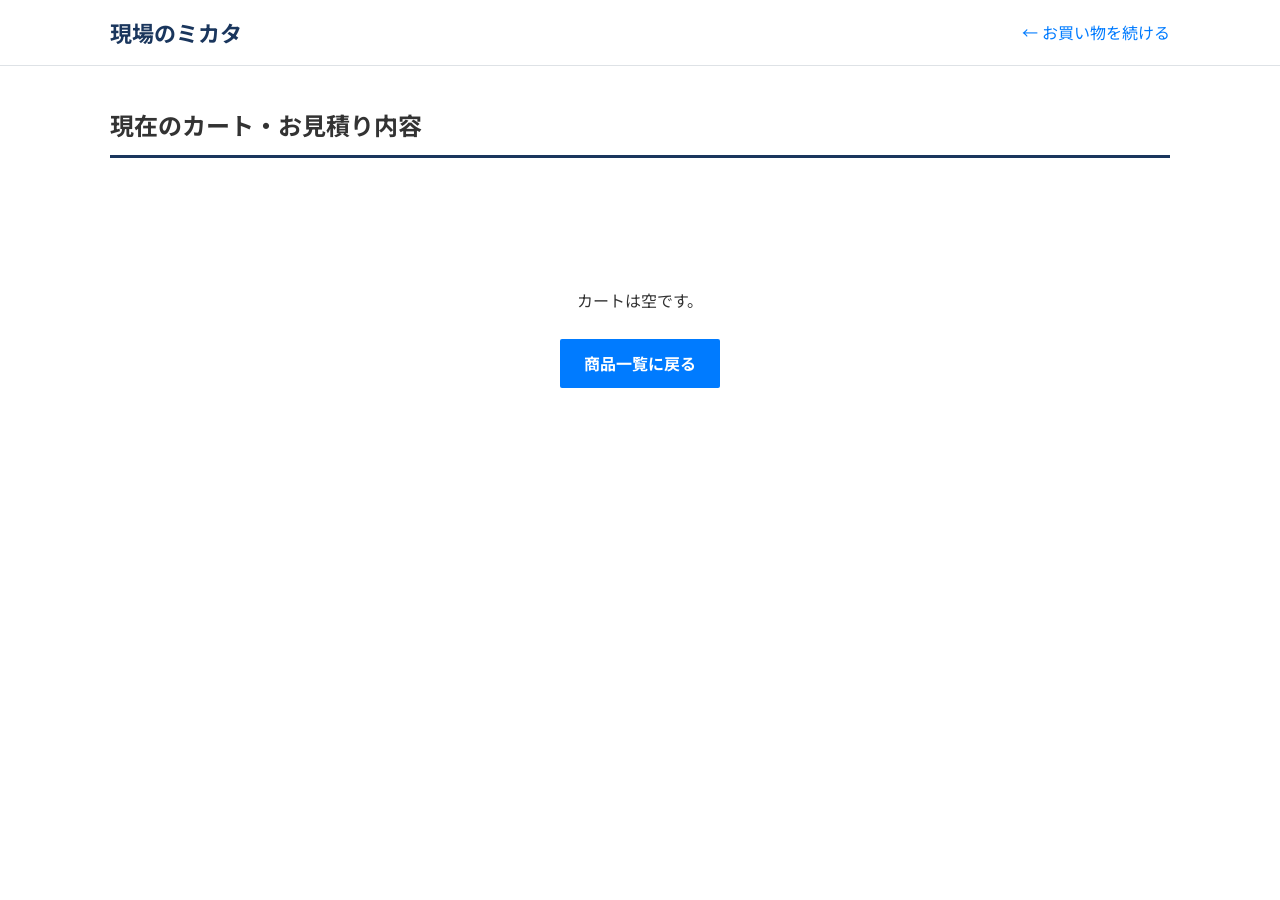
<file: sample/fix/cart.html>
<!DOCTYPE html>
<html lang="ja">
<head>
    <meta charset="UTF-8">
    <meta name="viewport" content="width=device-width, initial-scale=1.0">
    <title>カート・お見積り確認 | 現場のミカタ</title>
    <link href="https://fonts.googleapis.com/css2?family=Noto+Sans+JP:wght@400;700&display=swap" rel="stylesheet">
    <link rel="stylesheet" href="common.css">
    <style>
        .cart-container { max-width: 1100px; margin: 40px auto; padding: 0 20px; }
        .page-title { font-size: 24px; margin-bottom: 30px; border-bottom: 3px solid var(--primary-color); padding-bottom: 10px; }
        .cart-layout { display: grid; grid-template-columns: 1fr 350px; gap: 40px; }
        
        /* 明細テーブル */
        .cart-group { border: 1px solid var(--border-color); border-radius: 4px; padding: 25px; background: #fff; }
        .cart-table { width: 100%; border-collapse: collapse; margin-bottom: 20px; }
        .cart-table th { text-align: left; font-size: 13px; color: #666; padding-bottom: 12px; border-bottom: 2px solid #eee; }
        .cart-table td { padding: 15px 0; border-bottom: 1px solid #eee; font-size: 14px; }
        
        /* 加工オプション表示エリア */
        .option-display-box { 
            background: #f8f9fa; border-left: 4px solid var(--primary-color); 
            padding: 15px; margin-top: 20px; font-size: 14px; line-height: 1.6;
        }
        .option-label { font-weight: bold; color: var(--primary-color); display: block; margin-bottom: 5px; }

        /* サイドバー合計エリア */
        .summary-box { background: #fff; border: 2px solid var(--primary-color); padding: 25px; border-radius: 8px; position: sticky; top: 20px; }
        .summary-row { display: flex; justify-content: space-between; margin-bottom: 12px; font-size: 14px; }
        .summary-total { border-top: 1px solid #eee; padding-top: 15px; margin-top: 15px; display: flex; justify-content: space-between; align-items: center; }
        .total-amount { font-size: 28px; font-weight: bold; color: var(--danger-color); }
        
        .btn-checkout { width: 100%; background: var(--accent-color); color: #fff; padding: 18px; font-size: 18px; border: none; font-weight: bold; cursor: pointer; margin-bottom: 10px; }
        .btn-quote { width: 100%; background: #fff; color: var(--primary-color); border: 2px solid var(--primary-color); padding: 12px; font-weight: bold; cursor: pointer; }
        .btn-remove { background: none; border: none; color: #cc0000; text-decoration: underline; cursor: pointer; font-size: 12px; }

        @media (max-width: 768px) {
            .cart-layout { grid-template-columns: 1fr; }
        }

        /* 印刷用設定（見積書として出力する際） */
        @media print {
            .btn-checkout, .btn-remove, header, .cart-actions { display: none !important; }
            .summary-box { border: none; position: static; }
            .cart-container { margin: 0; padding: 0; }
        }
    </style>
</head>
<body>

<header class="main-header">
    <div class="header-inner">
        <a href="index.html" class="logo">現場のミカタ</a>
        <nav><a href="index.html">← お買い物を続ける</a></nav>
    </div>
</header>

<div class="cart-container">
    <h2 class="page-title">現在のカート・お見積り内容</h2>

    <div class="cart-layout" id="cartWrapper">
        <div class="cart-main">
            <div class="cart-group">
                <table class="cart-table" id="cartTable">
                    <thead>
                        <tr>
                            <th>商品名・サイズ</th>
                            <th>単価(税抜)</th>
                            <th>数量</th>
                            <th>小計(税抜)</th>
                            <th>操作</th>
                        </tr>
                    </thead>
                    <tbody>
                        </tbody>
                </table>

                <div id="optionArea" class="option-display-box" style="display: none;">
                    <span class="option-label">【加工オプション：名入れ刺繍】</span>
                    <div id="optionDetailText"></div>
                </div>
            </div>
        </div>

        <aside class="cart-summary">
            <div class="summary-box">
                <div class="summary-row">
                    <span>商品合計(税抜)</span>
                    <span id="sumProduct">¥0</span>
                </div>
                <div class="summary-row">
                    <span>オプション合計(税抜)</span>
                    <span id="sumOption">¥0</span>
                </div>
                <div class="summary-row" style="border-top: 1px dashed #ccc; padding-top: 10px;">
                    <span>小計(税抜)</span>
                    <span id="sumSubtotal">¥0</span>
                </div>
                <div class="summary-row">
                    <span>消費税(10%)</span>
                    <span id="sumTax">¥0</span>
                </div>
                <div class="summary-total">
                    <span>総合計(税込)</span>
                    <span class="total-amount" id="sumFinal">¥0</span>
                </div>
                
                <div class="cart-actions" style="margin-top: 20px;">
                    <button class="btn-checkout">ご注文手続きへ</button>
                    <button class="btn-quote" onclick="window.print()">📄 この内容で印刷・PDF保存</button>
                </div>
            </div>
        </aside>
    </div>
</div>

<script>
    function renderCart() {
        const rawData = localStorage.getItem('uniform_order');
        const container = document.getElementById('cartWrapper');

        if (!rawData) {
            container.innerHTML = "<div style='grid-column:span 2; text-align:center; padding:100px;'>カートは空です。<br><br><a href='index.html' class='btn btn-primary'>商品一覧に戻る</a></div>";
            return;
        }

        const order = JSON.parse(rawData);
        const tbody = document.querySelector('#cartTable tbody');
        tbody.innerHTML = "";

        let productSubtotal = 0;
        let totalQty = 0;

        // 商品行の生成
        order.items.forEach((item, index) => {
            const lineTotal = item.price * item.quantity;
            productSubtotal += lineTotal;
            totalQty += item.quantity;

            const row = `
                <tr>
                    <td><strong>${item.name}</strong><br><small>サイズ: ${item.size}</small></td>
                    <td>¥${item.price.toLocaleString()}</td>
                    <td>${item.quantity}</td>
                    <td>¥${lineTotal.toLocaleString()}</td>
                    <td><button class="btn-remove" onclick="removeItem(${index})">削除</button></td>
                </tr>
            `;
            tbody.insertAdjacentHTML('beforeend', row);
        });

        // 加工オプションの計算と表示
        let optionTotal = 0;
        const optionArea = document.getElementById('optionArea');
        const optionDetailText = document.getElementById('optionDetailText');

        if (order.embroidery && order.embroidery.enabled) {
            optionTotal = order.embroidery.unitPrice * totalQty;
            optionArea.style.display = 'block';
            optionDetailText.innerHTML = `
                内容：${order.embroidery.text || "未入力"}<br>
                明細：¥${order.embroidery.unitPrice.toLocaleString()} × ${totalQty}枚 = <strong>¥${optionTotal.toLocaleString()}(税抜)</strong>
            `;
        } else {
            optionArea.style.display = 'none';
        }

        // 金額計算
        const subtotal = productSubtotal + optionTotal;
        const tax = Math.floor(subtotal * 0.1);
        const finalTotal = subtotal + tax;

        // 画面反映
        document.getElementById('sumProduct').innerText = `¥${productSubtotal.toLocaleString()}`;
        document.getElementById('sumOption').innerText = `¥${optionTotal.toLocaleString()}`;
        document.getElementById('sumSubtotal').innerText = `¥${subtotal.toLocaleString()}`;
        document.getElementById('sumTax').innerText = `¥${tax.toLocaleString()}`;
        document.getElementById('sumFinal').innerText = `¥${finalTotal.toLocaleString()}`;
    }

    function removeItem(index) {
        let order = JSON.parse(localStorage.getItem('uniform_order'));
        order.items.splice(index, 1);
        
        if (order.items.length === 0) {
            localStorage.removeItem('uniform_order');
        } else {
            localStorage.setItem('uniform_order', JSON.stringify(order));
        }
        renderCart();
    }

    // 初期化
    window.onload = renderCart;
</script>

</body>
</html>
</file>
<file: photography-portfolio/style.css>
:root{--bg:#101110;--panel:#181a18;--text:#f0eee7;--muted:#a8aaa2;--gold:#c7ad7b;--line:#33352f}*{box-sizing:border-box}html{scroll-behavior:smooth;scroll-padding-top:95px}body{margin:0;background:var(--bg);color:var(--text);font-family:Arial,'Noto Sans JP',sans-serif;font-size:14px;line-height:1.9}a{color:inherit;text-decoration:none}button{font:inherit;color:inherit;cursor:pointer}button,a{-webkit-tap-highlight-color:transparent}button:focus-visible,a:focus-visible{outline:2px solid var(--gold);outline-offset:6px}img{display:block;max-width:100%}::selection{background:var(--gold);color:var(--bg)}.skip{position:fixed;top:-80px;background:var(--gold);color:#111;z-index:100;padding:10px}.skip:focus{top:0}.header{height:88px;position:fixed;inset:0 0 auto;z-index:20;background:#101110ef;backdrop-filter:blur(15px);display:flex;align-items:center;justify-content:space-between;padding:0 5vw;border-bottom:1px solid #ffffff0e}.brand{font-family:Georgia,serif;font-size:32px;letter-spacing:-3px;display:flex;align-items:center;gap:22px;color:var(--gold)}.brand span{font:9px Arial,sans-serif;letter-spacing:3px;color:var(--text)}nav{display:flex;gap:38px;font-size:10px;letter-spacing:2px}nav a:hover,nav a.current{color:var(--gold)}nav span{color:var(--gold);margin-left:10px}.menu-toggle{display:none}.hero{max-width:1600px;margin:auto;min-height:850px;height:100svh;max-height:1100px;padding:140px 5vw 65px;display:grid;grid-template-columns:1.1fr 1fr;align-items:center;gap:4vw;position:relative}.eyebrow{color:var(--gold);font-size:10px;letter-spacing:3px;font-weight:500;margin:0 0 30px}.hero h1{font-size:clamp(35px,4.9vw,78px);font-weight:500;line-height:1.18;letter-spacing:-2.5px;margin:0}.hero em{font-family:Georgia,serif;font-weight:normal;color:var(--gold)}.gold-line{height:1px;background:var(--gold);width:50px;margin:35px 0}.hero-note{letter-spacing:4px;font-size:16px}.muted{color:var(--muted);font-size:11px;letter-spacing:2px}.text-link{display:inline-flex;gap:60px;border-bottom:1px solid var(--gold);padding:22px 0 10px;font-size:10px;letter-spacing:2px;margin-top:30px}.text-link span{color:var(--gold)}.hero-image{position:relative;height:100%;max-height:680px}.hero-image img{width:100%;height:100%;object-fit:cover;object-position:center}.image-label{position:absolute;right:16px;bottom:16px;font-size:8px;letter-spacing:2px;background:#0009;padding:8px 12px}.hero-footer{position:absolute;bottom:20px;left:5vw;right:5vw;display:flex;justify-content:space-between;font-size:8px;letter-spacing:2px;color:var(--muted)}.section{padding:125px 5vw;max-width:1600px;margin:auto}.section-heading{display:flex;justify-content:space-between;align-items:end;gap:35px;margin-bottom:55px}h2{font-size:clamp(32px,4.3vw,60px);line-height:1.15;letter-spacing:-1.5px;font-weight:400;margin:0}h2 span{color:var(--gold)}.section-intro{color:var(--muted);font-size:12px;line-height:2.3}.collections{display:grid;grid-template-columns:repeat(4,1fr);gap:20px;margin-bottom:75px}.collection{border:0;padding:0;background:none;text-align:left}.collection-image{aspect-ratio:4/5;overflow:hidden;position:relative;background:var(--panel)}.collection img{width:100%;height:100%;object-fit:cover;transition:transform .8s}.collection:hover img{transform:scale(1.035)}.collection-image>span{position:absolute;bottom:18px;left:18px;letter-spacing:3px;font-size:10px;background:#0009;padding:3px 10px}.collection h3{font-size:15px;font-weight:400;margin:16px 0 4px}.collection p{font-size:10px;letter-spacing:1px;color:var(--muted);margin:0}.gallery-top{border-top:1px solid var(--line);padding:28px 0;display:flex;justify-content:space-between;align-items:center;gap:20px}.filters{display:flex;gap:26px;flex-wrap:wrap}.filters button{border:0;border-bottom:1px solid transparent;padding:5px 0;background:none;font-size:10px;letter-spacing:1.5px;color:var(--muted)}.filters button.active{color:var(--gold);border-bottom-color:var(--gold)}#count{font-size:10px;letter-spacing:1px;color:var(--muted);white-space:nowrap}.gallery{columns:3;column-gap:22px}.photo{display:block;break-inside:avoid;width:100%;padding:0;margin:0 0 26px;background:none;border:0;text-align:left}.photo-frame{overflow:hidden;background:var(--panel)}.photo img{width:100%;height:auto;transition:transform .8s,opacity .5s}.photo:hover img{transform:scale(1.025);opacity:.85}.photo-caption{display:flex;justify-content:space-between;gap:10px;font-size:10px;margin-top:10px;color:var(--muted)}.photo-caption span:last-child{color:var(--gold);font-size:15px;line-height:1.3}.about{border-top:1px solid var(--line);display:grid;grid-template-columns:1fr 1.15fr;gap:10vw;align-items:center}.profile-image{position:relative}.profile-image img{width:100%;height:590px;object-fit:cover;object-position:center}.profile-image>span{display:block;font-size:8px;color:var(--muted);letter-spacing:2px;margin-top:16px}.profile-copy h2{font-size:clamp(32px,4vw,58px)}.profile-lead{font-family:serif;font-size:24px;line-height:1.7;letter-spacing:2px;margin:36px 0 24px}.profile-copy>p:not(.eyebrow):not(.profile-lead){font-size:13px;line-height:2.5;color:var(--muted)}.profile-details{font-size:12px;margin-top:35px}.profile-details>div{border-top:1px solid var(--line);display:grid;grid-template-columns:95px 1fr;padding:16px 0}.profile-details dt{color:var(--gold);font-size:9px;letter-spacing:1.5px}.profile-details dd{margin:0;overflow-wrap:anywhere}.contact{position:relative;min-height:650px;display:flex;align-items:center;padding:100px 8vw;overflow:hidden}.contact>img{position:absolute;inset:0;width:100%;height:100%;object-fit:cover}.contact:after{content:'';position:absolute;inset:0;background:linear-gradient(90deg,#101110eb,#10111070)}.contact-content{position:relative;z-index:1}.contact h2{font-size:clamp(75px,11vw,150px);line-height:.95;margin:25px 0 35px}.contact h2 em{color:var(--gold);font-family:Georgia,serif;font-weight:400}.contact-content>p:not(.eyebrow){font-size:12px}.contact-link{display:flex;justify-content:space-between;gap:40px;max-width:480px;font-size:clamp(15px,2vw,23px);border-bottom:1px solid var(--gold);padding:16px 0}.contact-link span{color:var(--gold)}.contact-name{letter-spacing:3px;margin-top:35px}footer{padding:30px 5vw;display:flex;justify-content:space-between;gap:20px;font-size:8px;letter-spacing:1.5px;color:var(--muted)}footer a{color:var(--gold)}.js-motion .reveal{opacity:0;transform:translateY(22px);transition:opacity .8s,transform .8s}.js-motion .reveal.visible{opacity:1;transform:none}dialog{background:#111310;color:var(--text);border:1px solid var(--line);width:min(1300px,96vw);max-width:96vw;max-height:95svh;padding:22px 30px;overscroll-behavior:contain}dialog::backdrop{background:#000e;backdrop-filter:blur(8px)}.lightbox-top{display:flex;justify-content:space-between;align-items:center;font-size:10px;letter-spacing:2px}.lightbox-top button,.lightbox-body button{border:0;background:none;padding:12px}.lightbox-body{display:grid;grid-template-columns:40px 1fr 40px;align-items:center;gap:15px;margin:10px 0 20px}.lightbox-body img{max-height:62svh;max-width:100%;width:auto;height:auto;object-fit:contain;margin:auto}.lightbox-body button{font-size:23px;color:var(--gold)}.lightbox-info{display:flex;justify-content:space-between;gap:35px;border-top:1px solid var(--line);padding-top:20px}.lightbox-info .eyebrow{margin-bottom:8px}.lightbox-info h3{font-weight:400;font-size:17px;margin:0}.lightbox-info p{font-size:11px;color:var(--muted);margin:5px 0}.lightbox-info dl{margin:0;font-size:11px;min-width:210px}.lightbox-info dl>div{display:flex;gap:20px}.lightbox-info dt{font-size:9px;color:var(--gold);width:60px}.lightbox-info dd{margin:0;max-width:300px}.lightbox-info .settings-note{font-size:10px;color:var(--muted)}body.modal-open{overflow:hidden}
@media(min-width:1600px){.header{padding-inline:max(5vw,calc((100vw - 1440px)/2))}}@media(max-width:1000px){.hero{min-height:680px;max-height:850px}.hero h1{font-size:4.8vw}.collections{gap:14px}.gallery{columns:2}.about{gap:6vw}.profile-image img{height:530px}.filters{gap:18px}}@media(max-width:680px){html{scroll-padding-top:75px}.header{height:70px;padding:0 6vw}.brand{font-size:28px;gap:16px}.brand span{font-size:8px;letter-spacing:2px}.menu-toggle{display:flex;gap:20px;align-items:center;background:none;border:0;font-size:10px;letter-spacing:2px}.menu-toggle span{color:var(--gold);font-size:20px}nav{display:none;position:absolute;top:70px;left:0;right:0;background:#101110;padding:28px 6vw;border-bottom:1px solid var(--line)}nav.open{display:flex;flex-direction:column;gap:24px}.hero{height:auto;min-height:0;max-height:none;grid-template-columns:1fr;padding:125px 6vw 70px;gap:38px}.hero h1{font-size:clamp(31px,8.7vw,58px);letter-spacing:-1px}.hero .eyebrow{font-size:9px;letter-spacing:2px;margin-bottom:24px}.gold-line{margin:25px 0}.hero-note{font-size:14px}.text-link{margin-top:10px;padding-top:14px}.hero-image{height:460px;max-height:65svh;margin-left:12vw}.hero-footer{left:6vw;right:6vw;font-size:7px;letter-spacing:1px}.section{padding:75px 6vw}.section-heading{display:block;margin-bottom:32px}.section-heading .eyebrow{margin-bottom:20px}.section-intro{margin-top:24px}.collections{grid-template-columns:repeat(2,1fr);gap:25px 15px;margin-bottom:45px}.collection h3{font-size:12px}.collection p{font-size:8px}.collection-image>span{left:10px;bottom:10px;font-size:8px;letter-spacing:1px}.gallery-top{display:block;padding:20px 0}.filters{gap:15px}.filters button{font-size:9px}.gallery{column-gap:13px}.photo{margin-bottom:20px}.photo-caption{font-size:9px;line-height:1.6}.about{grid-template-columns:1fr;gap:45px}.profile-image{max-width:340px;width:82%}.profile-image img{height:400px}.profile-copy h2{font-size:40px}.profile-lead{font-size:22px}.contact{min-height:610px;padding:75px 6vw}.contact .eyebrow{font-size:8px;letter-spacing:2px}.contact-link{gap:15px;font-size:16px}.contact-content>p:not(.eyebrow){font-size:11px}footer{flex-wrap:wrap;padding:28px 6vw;font-size:7px}footer span:nth-child(2){display:none}dialog{padding:12px;max-height:97svh}.lightbox-body{grid-template-columns:27px 1fr 27px;gap:0}.lightbox-body button{padding:5px}.lightbox-body img{max-height:52svh}.lightbox-info{display:block}.lightbox-info dl{margin-top:15px}.lightbox-info dl>div{gap:10px}.lightbox-info h3{font-size:15px}}
@media(prefers-reduced-motion:reduce){html{scroll-behavior:auto}*,*:before,*:after{transition:none!important;animation:none!important}.js-motion .reveal{opacity:1;transform:none}}
</file>
<file: portfolio/assets/css/style.css>
@charset "UTF-8";
:root{--paper:#f7f5ef;--ink:#233d39;--muted:#66736a;--line:#d8dbd0;--accent:#d5e1b5;--white:#fff;scroll-behavior:smooth;scroll-padding-top:100px}*{box-sizing:border-box}body{margin:0;background:var(--paper);color:var(--ink);font-family:"Noto Sans JP","Yu Gothic",Meiryo,sans-serif;font-size:15px;line-height:1.95}a{color:inherit;text-underline-offset:5px}button{font:inherit}img{display:block;max-width:100%;height:auto}h1,h2,h3,h4,p{margin:0}h1,h2,h3{line-height:1.6}a:focus-visible,button:focus-visible,summary:focus-visible{outline:3px solid #ae632b;outline-offset:5px}.sr-only,.skip:not(:focus){position:absolute;width:1px;height:1px;overflow:hidden;clip-path:inset(50%)}.skip:focus{position:fixed;z-index:20;background:white;padding:12px}.header{display:flex;align-items:center;justify-content:space-between;min-height:88px;padding:15px 4.5%;background:rgba(247,245,239,.96);position:sticky;top:0;z-index:10;border-bottom:1px solid var(--line)}.brand{text-decoration:none;font:700 31px/1 Georgia,serif;display:flex;gap:15px;align-items:center}.brand span{font:600 10px/1.5 sans-serif;letter-spacing:.12em}.header nav{display:flex;gap:25px}.header nav a{text-decoration:none;font-size:12px}.header nav a:hover,.header nav a[aria-current]{text-decoration:underline}.menu{display:none}.hero{padding:70px 7% 0;display:grid;grid-template-columns:1.25fr 1fr;gap:35px;max-width:1600px;margin:auto}.eyebrow{font:600 11px/1.7 sans-serif;letter-spacing:.17em;margin-bottom:22px;color:var(--muted)}h1{font-size:clamp(36px,4.2vw,66px);font-weight:500;letter-spacing:.04em;line-height:1.5}h1 span{font-size:.83em}.hero-desc{margin:25px 0;color:var(--muted)}.name{font-size:20px;margin:25px 0}.name span{display:block;font:10px/2 sans-serif;letter-spacing:.15em}.button{display:inline-flex;gap:38px;align-items:center;padding:14px 22px;background:var(--ink);color:var(--paper);text-decoration:none;font-size:13px;border-radius:2px}.button:hover{background:#425d50}.hero-art{background:var(--ink);position:relative;overflow:hidden;min-height:500px;border-radius:180px 180px 4px 4px;color:var(--paper);padding:65px 45px;display:flex;flex-direction:column;justify-content:space-between}.orbit{width:440px;height:440px;border:1px solid #8a9d87;border-radius:50%;position:absolute;top:140px;left:60px}.orbit:before{content:"";position:absolute;inset:50px;border:1px solid #657f70;border-radius:50%}.orbit:after{content:"";position:absolute;width:135px;height:135px;background:var(--accent);border-radius:50%;top:-25px;left:35px}.art-label{font:14px/1.9 sans-serif;letter-spacing:.16em;z-index:1}.art-bottom{display:flex;align-items:center;gap:20px;position:relative}.art-bottom b{font:140px/1 Georgia,serif;font-weight:400}.art-bottom span{font:11px/1.7 sans-serif;letter-spacing:.14em}.hero-foot{grid-column:1/-1;display:flex;justify-content:space-between;gap:20px;font-size:10px;letter-spacing:.05em;border-bottom:1px solid var(--line);padding:24px 0 30px}.hero-foot a{text-decoration:none;white-space:nowrap}.section{padding:95px 7%;max-width:1600px;margin:auto}.section-heading{margin-bottom:38px}.section-heading h2,h2{font-size:clamp(25px,2.6vw,38px);font-weight:500;letter-spacing:.025em}.section-heading>p:last-child:not(.eyebrow){color:var(--muted);font-size:13px;margin-top:15px}.about{display:grid;grid-template-columns:1fr 1.25fr;gap:70px}.prose p+p{margin-top:20px}.summary{background:#eeeee5}.summary-grid{display:grid;grid-template-columns:1fr 1fr 1.2fr 1fr;gap:35px;align-items:center}.summary h3{font-size:13px;margin-bottom:15px}.summary-grid p{font-size:13px}.experience strong{font:90px/1 Georgia,serif}.experience strong span{font:20px sans-serif;margin-left:12px}.experience p{margin-top:12px}.skill-grid{display:grid;grid-template-columns:1fr 1fr;column-gap:70px}.skill{display:flex;justify-content:space-between;gap:15px;padding:18px 0;border-bottom:1px solid var(--line);font-size:13px}.rating{white-space:nowrap;letter-spacing:4px;font-size:10px}.rating i{font-style:normal;color:#c9cfc3}.works{padding-top:35px}.work-index{display:grid;grid-template-columns:repeat(4,1fr);gap:0 25px;margin:35px 0 80px}.work-index a{padding:15px 0;border-bottom:1px solid var(--line);text-decoration:none;font-size:12px}.work-index span{font:11px sans-serif;color:var(--muted);margin-right:12px}.project{padding:40px 0 65px;border-top:1px solid #a2afa2;scroll-margin-top:10px}.project-top{display:flex;align-items:start;justify-content:space-between}.badge{font-size:10px;border:1px solid #afbaac;padding:2px 13px;border-radius:25px}.project-grid{display:grid;grid-template-columns:1.15fr 1fr;gap:55px;align-items:center}.visual{height:350px;background:#e7e9e0;padding:28px;display:flex;align-items:center;justify-content:center;overflow:hidden}.visual img{width:100%;height:100%;object-fit:contain;transition:transform .3s}.visual:hover img{transform:scale(1.025)}.tag{font-size:10px;letter-spacing:.08em;color:var(--muted);margin-bottom:13px}.project h3{font-size:26px;font-weight:500}.project-title{font-size:17px;margin:12px 0}.meta{font-size:12px;color:var(--muted);margin:12px 0 22px}.project h4{font-size:12px;font-weight:600}.project-intro>p:last-of-type{font-size:13px}.text-link{font-size:12px;display:inline-block;margin:20px 18px 0 0}.case-details{display:grid;grid-template-columns:repeat(2,1fr);gap:25px 50px;margin:38px 0}.case-details section{padding-left:15px;border-left:2px solid #b7c4a6}.case-details p{font-size:13px;color:#4d5d54;margin-top:8px}.gallery{border-top:1px solid var(--line);border-bottom:1px solid var(--line);margin-top:35px}.gallery summary{cursor:pointer;display:flex;justify-content:space-between;gap:15px;padding:18px 0;font-size:12px}.gallery summary span{font:10px/2 sans-serif;color:var(--muted)}.gallery summary::marker{content:""}.gallery-grid{display:grid;grid-template-columns:repeat(3,1fr);gap:22px;padding-bottom:25px}.gallery figure{margin:0;background:#eeeee7;padding:15px}.gallery img{width:100%;height:300px;object-fit:contain;object-position:top}.gallery figcaption{font-size:10px;line-height:1.6;margin-top:12px}.source{font-size:10px;color:var(--muted);margin-top:12px}.work-note{font-size:11px;color:var(--muted);border-top:1px solid var(--line);padding-top:20px}.value{background:var(--ink);color:var(--paper);padding-top:75px;padding-bottom:75px}.value .eyebrow{color:#c1cdae}.value ol{list-style:none;counter-reset:value;margin:40px 0;padding:0;max-width:850px}.value li{counter-increment:value;padding:18px 0;border-bottom:1px solid #53665b;font-size:16px}.value li:before{content:"0" counter(value);font:12px sans-serif;color:#bfcea2;margin-right:30px}.light{background:var(--accent);color:var(--ink)}footer{padding:35px 7%;display:flex;align-items:center;justify-content:space-between;gap:25px;font-size:11px}footer p{color:var(--muted)}
@media(min-width:1600px){.header,footer{padding-left:calc((100vw - 1376px)/2);padding-right:calc((100vw - 1376px)/2)}}
@media(max-width:900px){.header nav{gap:14px}.header nav a{font-size:10px}.brand span{display:none}.hero{padding-top:45px;gap:25px}.hero-art{min-height:460px;padding:50px 25px}.art-bottom b{font-size:100px}.about{gap:35px}.summary-grid{grid-template-columns:1fr 1fr}.project-grid{gap:25px}.visual{height:300px;padding:15px}.work-index{grid-template-columns:repeat(2,1fr)}.section{padding-top:70px;padding-bottom:70px}.gallery-grid{grid-template-columns:1fr 1fr}}
@media(max-width:600px){.header{min-height:68px;padding:15px 6%}.brand span{display:block;font-size:9px}.menu{display:block;border:1px solid var(--line);background:none;padding:5px 12px;font-size:12px}.header nav{display:none;position:absolute;top:68px;left:0;right:0;background:var(--paper);padding:20px 6%;border-bottom:1px solid var(--line)}.header nav.open{display:grid;gap:0}.header nav a{font-size:14px;padding:10px 0}.hero{padding:35px 6% 0;grid-template-columns:1fr}.hero h1{font-size:37px}.hero-art{min-height:260px;border-radius:120px 120px 3px 3px;padding:32px;display:grid;grid-template-columns:1fr 1fr;align-items:end}.orbit{width:320px;height:320px;top:60px;left:55px}.orbit:after{width:80px;height:80px;top:0}.art-label{font-size:10px}.art-bottom{gap:10px}.art-bottom b{font-size:86px}.art-bottom span{font-size:8px}.hero-foot{padding-top:5px;font-size:9px}.hero-foot>span{max-width:230px}.section{padding:60px 6%}.about{grid-template-columns:1fr;gap:0}.prose{font-size:14px}.summary-grid{gap:28px 20px}.summary-grid p{font-size:12px}.experience strong{font-size:72px}.skill-grid{grid-template-columns:1fr}.skill{font-size:12px}.work-index{gap:0 15px;margin-bottom:45px}.work-index a{font-size:11px}.work-index span{margin-right:6px}.project{padding:28px 0 45px}.project-grid{grid-template-columns:1fr;gap:25px}.visual{height:280px}.project h3{font-size:24px}.project-title{font-size:17px}.case-details{grid-template-columns:1fr;gap:20px;margin-top:28px}.gallery-grid{grid-template-columns:1fr}.gallery img{height:400px}.value li{font-size:13px}.value li:before{margin-right:16px}footer{flex-wrap:wrap;padding:30px 6%;font-size:10px}footer .brand{width:100%}}
@media(prefers-reduced-motion:reduce){:root{scroll-behavior:auto}*,*:before,*:after{transition:none!important;animation:none!important}}
@media print{.header,.hero-art,.hero-foot,.work-index,.button,.gallery,.text-link{display:none}.hero,.section{padding:20px 0}.hero{display:block}.project{break-inside:avoid}.project-grid{grid-template-columns:1fr 1fr}.visual{height:210px}.value{background:none;color:#233d39}.value li{border-color:#ccc}body{background:white;font-size:11px}footer{padding:20px 0}}
</file>
<file: sample/fix/common.css>
@charset "UTF-8";

/* ==========================================================================
   1. デザインシステム（変数定義）
   ========================================================================== */
:root {
    /* メインカラー */
    --primary-color: #1A365D;    /* 信頼のネイビー */
    --primary-light: #2A4A7D;
    --accent-color: #007BFF;     /* 実行のブルー（CTA用） */
    --accent-hover: #0056b3;
    
    /* 状態表示 */
    --success-color: #28A745;    /* 即納・割引適用 */
    --warning-color: #E67E22;    /* 残りわずか */
    --danger-color: #D00000;     /* 削除・エラー */
    
    /* 背景・ボーダー */
    --bg-light: #F8F9FA;         /* 薄いグレー（背景用） */
    --bg-white: #FFFFFF;
    --border-color: #DEE2E6;     /* 標準的な境界線 */
    
    /* テキスト */
    --text-main: #333333;
    --text-muted: #666666;
    --text-white: #FFFFFF;

    /* レイアウト */
    --container-width: 1100px;
    --border-radius: 2px;        /* 誠実さを出すため角丸は最小限 */
    --shadow-sm: 0 2px 4px rgba(0,0,0,0.05);
}

/* ==========================================================================
   2. ベーススタイル
   ========================================================================== */
* {
    box-sizing: border-box;
    margin: 0;
    padding: 0;
}

body {
    font-family: 'Noto Sans JP', sans-serif;
    color: var(--text-main);
    background-color: var(--bg-white);
    line-height: 1.6;
    -webkit-font-smoothing: antialiased;
}

a {
    color: var(--accent-color);
    text-decoration: none;
    transition: 0.2s;
}

a:hover {
    text-decoration: underline;
}

img {
    max-width: 100%;
    height: auto;
    vertical-align: middle;
}

.display-none{
    display: none;
}

/* ==========================================================================
   3. 共通コンポーネント
   ========================================================================== */

/* ヘッダー */
.main-header {
    border-bottom: 1px solid var(--border-color);
    background: var(--bg-white);
    position: sticky;
    top: 0;
    z-index: 1000;
    padding: 15px 0;
}

.header-inner {
    max-width: var(--container-width);
    margin: 0 auto;
    display: flex;
    align-items: center;
    justify-content: space-between;
    padding: 0 20px;
}

.logo {
    font-size: 22px;
    font-weight: bold;
    color: var(--primary-color);
    text-decoration: none;
}

/* ボタン基本スタイル */
.btn {
    display: inline-flex;
    align-items: center;
    justify-content: center;
    padding: 12px 24px;
    font-weight: bold;
    border-radius: var(--border-radius);
    cursor: pointer;
    transition: 0.2s;
    border: none;
    text-align: center;
}

.btn-primary {
    background-color: var(--accent-color);
    color: var(--text-white);
}

.btn-primary:hover {
    background-color: var(--accent-hover);
    text-decoration: none;
}

.btn-outline {
    background-color: transparent;
    border: 2px solid var(--primary-color);
    color: var(--primary-color);
}

.btn-outline:hover {
    background-color: var(--primary-color);
    color: var(--text-white);
    text-decoration: none;
}

/* 在庫バッジ */
.badge {
    font-size: 11px;
    font-weight: bold;
    padding: 2px 6px;
    border-radius: var(--border-radius);
    display: inline-block;
}

.badge-success { background: #e6f4ea; color: var(--success-color); }
.badge-warning { background: #fff3e0; color: var(--warning-color); }

/* 価格表示（B2B標準） */
.price-tag {
    color: var(--danger-color);
    font-weight: bold;
}

.price-tax-label {
    font-size: 0.75em;
    color: var(--text-muted);
    margin-left: 4px;
}

/* ==========================================================================
   4. ユーティリティ
   ========================================================================== */
.mt-20 { margin-top: 20px; }
.mb-20 { margin-bottom: 20px; }
.text-center { text-align: center; }
.hidden-mobile { display: block; }

@media (max-width: 768px) {
    .hidden-mobile { display: none; }
}
</file>
<file: sample/css/style.css>
@charset "UTF-8";
:root{--paper:#f8f6f1;--ink:#303c33;--muted:#73776c;--pink:#f2e5e3;--line:#deded3;--serif:Georgia,'Yu Mincho','Hiragino Mincho ProN',serif;--sans:'Yu Gothic','Hiragino Kaku Gothic ProN',Meiryo,sans-serif}*{box-sizing:border-box}html{scroll-behavior:smooth;scroll-padding-top:110px}body{margin:0;background:var(--paper);color:var(--ink);font:14px/1.9 var(--sans)}button,input,select,textarea{font:inherit}button,a{-webkit-tap-highlight-color:transparent}a{color:inherit;text-decoration:none}button{color:inherit;cursor:pointer}button:disabled{cursor:default}img{width:100%;height:100%;object-fit:cover;display:block}h1,h2,h3,p{margin:0}h1,h2,h3{font-family:var(--serif);font-weight:400}h2{font-size:36px;line-height:1.6;letter-spacing:.09em}h3{font-size:21px}a:focus-visible,button:focus-visible,summary:focus-visible,input:focus-visible,textarea:focus-visible,select:focus-visible{outline:2px solid #63795d;outline-offset:5px}.skip{position:fixed;left:15px;top:-100px;background:white;padding:10px;z-index:99}.skip:focus{top:10px}.announcement{background:#364639;color:#fff;text-align:center;padding:7px 20px;font-size:11px;letter-spacing:.13em}.announcement span{margin-left:28px;font:10px Georgia,serif;letter-spacing:.2em}.header{display:flex;align-items:center;justify-content:space-between;padding:24px 5%;background:rgba(248,246,241,.97);position:sticky;top:0;z-index:20;border-bottom:1px solid #e9e6df}.logo{font:30px/1 var(--serif);letter-spacing:.15em;display:inline-block}.logo span{display:block;font:9px/1.2 var(--sans);letter-spacing:.32em;text-align:center;margin-top:10px}.header nav{display:flex;align-items:center;gap:29px;font-size:12px}.nav-contact{border:1px solid var(--line);padding:10px 20px}.menu-toggle{display:none}.hero{height:min(760px,75vw);min-height:580px;position:relative;overflow:hidden}.hero>img{position:absolute;inset:0;animation:hero-in 1.7s ease-out}.hero:after{content:'';position:absolute;inset:0;background:linear-gradient(90deg,rgba(250,246,239,.92),rgba(250,246,239,.2) 54%,transparent 78%)}.hero-copy{position:relative;z-index:1;padding:130px 8%;max-width:850px}.eyebrow{font:11px/1.6 Georgia,serif;letter-spacing:.19em}.hero h1{font-size:clamp(44px,5.5vw,78px);line-height:1.4;letter-spacing:.11em;margin:26px 0}.hero-sub{font-family:var(--serif);font-size:18px;line-height:2.3;letter-spacing:.1em}.button{display:inline-flex;align-items:center;justify-content:space-between;gap:36px;border:1px solid var(--ink);padding:15px 27px;font-size:12px;letter-spacing:.06em;background:transparent;transition:background .25s,transform .25s}.button:hover{transform:translateY(-2px);background:#e9e8df}.button.dark{background:var(--ink);color:white}.button.dark:hover{background:#4b604d}.hero .button{margin-top:33px}.hero-bottom{position:absolute;bottom:30px;left:8%;right:5%;z-index:1;display:flex;justify-content:space-between;font-size:11px;letter-spacing:.1em}.hero-bottom a{font:10px Georgia,serif;letter-spacing:.16em}.intro{display:flex;gap:90px;align-items:center;justify-content:center;padding:85px 6%}.intro p{font:22px/1.9 var(--serif);letter-spacing:.09em}.intro strong{font-weight:400}.intro>span{font-size:12px;color:var(--muted)}.section{max-width:1280px;margin:auto;padding:70px 60px;scroll-margin-top:5px}.section-heading{display:flex;justify-content:space-between;align-items:flex-end;margin-bottom:35px;gap:20px}.section-heading h2{margin-top:9px}.section-heading>p{font-size:12px;color:var(--muted)}.category-grid{display:grid;grid-template-columns:repeat(4,1fr);gap:24px}.image-wrap{height:290px;overflow:hidden}.image-wrap img{transition:transform .65s}.category:hover img{transform:scale(1.045)}.category:nth-child(2) img{object-position:75% center}.category:nth-child(4) img{object-position:30% center}.category-num{display:block;font:10px Georgia,serif;letter-spacing:.12em;margin-top:19px;color:var(--muted)}.category h3{font-size:18px;margin:8px 0}.category h3 span{float:right;font-family:var(--sans)}.category p{font-size:11px;color:var(--muted)}.daily{padding-top:65px;padding-bottom:75px}.daily-top{text-align:center;margin-bottom:34px}.daily-top h2{margin:8px 0}.daily-top>p:last-child{font-size:12px;color:var(--muted)}.daily-card{display:grid;grid-template-columns:1fr 1fr;background:linear-gradient(120deg,#eedddb,#fbf7f4);min-height:450px}.daily-photo{position:relative;min-height:450px;padding:30px}.daily-photo img{border-radius:130px 130px 0 0;max-width:420px;margin:auto;object-position:center}.photo-note{position:absolute;bottom:40px;left:44px;color:#fff;font:italic 14px Georgia,serif;text-shadow:0 1px 6px #45433c}.daily-copy{padding:60px 45px 45px}.daily-date{font:13px Georgia,serif;border-bottom:1px solid #d4c6c0;padding-bottom:15px;margin-bottom:26px;letter-spacing:.12em}.daily-copy h3{font-size:34px;margin:6px 0 10px}.meaning{font-family:var(--serif);font-size:23px;margin:8px 0 20px}.daily-copy>p:not(.meaning):not(.daily-date):not(.eyebrow){font-size:13px;max-width:330px}.text-link{display:flex;justify-content:space-between;gap:30px;border-bottom:1px solid #aeb4a7;padding:12px 0;font-size:12px;width:fit-content;min-width:200px}.daily-copy .text-link{margin-top:26px}.daily-copy small{display:block;color:#666c60;font-size:10px;margin-top:19px}.filters{display:flex;gap:9px;flex-wrap:wrap;margin-bottom:12px}.filters button{border:1px solid var(--line);padding:9px 21px;border-radius:30px;font-size:12px;background:transparent}.filters button.active{background:var(--ink);color:white;border-color:var(--ink)}.collection-status{font-size:11px;color:var(--muted);margin-bottom:23px}.products{display:grid;grid-template-columns:repeat(3,1fr);gap:42px 28px}.product[hidden]{display:none}.product-image{display:block;padding:0;border:0;background:var(--pink);position:relative;width:100%;height:315px;overflow:hidden}.product-image img{transition:transform .6s}.product-image:hover img{transform:scale(1.04)}.product-image>span{position:absolute;top:15px;left:15px;background:rgba(248,246,241,.9);padding:5px 10px;font:9px/1.5 Georgia,serif;letter-spacing:.12em}.product>.eyebrow{margin-top:20px;color:var(--muted);font-size:9px}.product h3{font-size:20px;margin:5px 0}.product h3 button{background:transparent;border:0;text-align:left;padding:0;font:inherit;width:100%;display:flex;justify-content:space-between;gap:10px}.product>p:not(.eyebrow):not(.price){font-size:12px;color:var(--muted)}.price{font:17px var(--serif);margin-top:14px}.price small{font:10px var(--sans);margin-left:10px;color:var(--muted)}.note{color:var(--muted);font-size:11px;margin-top:26px}.occasion{display:grid;grid-template-columns:1fr 1fr;background:#e9ede4;margin:45px 0}.occasion-photo{height:490px}.occasion-copy{padding:70px clamp(25px,5vw,85px)}.occasion-copy h2{margin:16px 0 24px}.occasion-copy>p:not(.eyebrow){font-size:12px;color:#606a5b}.occasion-copy>div{display:flex;flex-direction:column;gap:6px;margin-top:20px}.story{text-align:center;padding-top:85px;padding-bottom:85px}.story h2{margin:17px 0}.story-intro{font-size:12px;color:var(--muted)}.values{display:grid;grid-template-columns:repeat(3,1fr);margin-top:45px;text-align:left;gap:45px}.values article{border-top:1px solid var(--line);padding-top:22px}.values span{font:italic 24px var(--serif);color:#9b9e8d}.values h3{margin:14px 0;font-size:21px}.values p{font-size:12px;color:var(--muted)}.faq{max-width:1000px}.faq details{border-top:1px solid var(--line);padding:20px 0}.faq details:last-child{border-bottom:1px solid var(--line)}.faq summary{cursor:pointer;padding-right:20px}.faq details p{font-size:12px;color:var(--muted);margin-top:12px}.contact{text-align:center;background:var(--pink);max-width:none;margin-top:60px;padding-top:70px;padding-bottom:75px}.contact h2{margin:15px 0}.contact>p:not(.eyebrow){font-size:12px}.contact form{max-width:620px;margin:35px auto 0;text-align:left}.form-grid{display:grid;grid-template-columns:1fr 1fr;gap:20px}label{display:block;font-size:12px;margin-bottom:17px}input,select,textarea{display:block;background:#fcfaf7;width:100%;border:1px solid #c9c8bd;border-radius:0;padding:12px;color:var(--ink);margin-top:7px;min-width:0}textarea{resize:vertical}label small{color:var(--muted);font-size:10px}.form-note{font-size:11px;margin-top:12px;color:#646959}#inquiry-result{max-width:620px;margin:30px auto;background:var(--paper);padding:25px;text-align:left}#inquiry-summary{font:13px/1.8 var(--sans);white-space:pre-wrap;overflow-wrap:anywhere}#inquiry-result p{font-size:12px;margin-top:10px}footer{padding:55px 6% 30px;text-align:center}footer>p{font-size:12px;margin:19px 0}footer nav{display:flex;justify-content:center;gap:25px;font-size:11px;margin:25px 0}footer small{font:10px Georgia,serif;color:var(--muted);letter-spacing:.08em}dialog{border:1px solid var(--line);padding:45px;max-width:540px;width:calc(100% - 36px);background:var(--paper);color:var(--ink)}dialog::backdrop{background:rgba(37,45,35,.5)}dialog h2{font-size:27px;margin:12px 0}dialog p{font-size:13px}dialog .button{margin-top:25px}.dialog-close{position:absolute;right:14px;top:9px;font-size:30px;border:0;background:transparent;padding:0 9px}.reveal{transition:opacity .8s,transform .8s}.motion .reveal:not(.visible){opacity:0;transform:translateY(20px)}@keyframes hero-in{from{transform:scale(1.025);opacity:.4}to{transform:scale(1);opacity:1}}
@media(min-width:1600px){.hero-copy{padding-left:calc((100vw - 1280px)/2 + 40px)}}
@media(max-width:1050px){.header nav{gap:15px;font-size:11px}.section{padding:60px 35px}.image-wrap{height:230px}.category-grid{gap:18px}.category h3{font-size:16px}.daily-copy{padding:45px 30px}.products{gap:30px 20px}.product-image{height:270px}.occasion-copy{padding:50px 30px}.hero-copy{padding:115px 7%}.values{gap:25px}}
@media(max-width:760px){html{scroll-padding-top:95px}.announcement{font-size:10px}.announcement span{display:none}.header{padding:20px 22px}.logo{font-size:26px}.logo span{font-size:8px;margin-top:7px}.menu-toggle{display:block;background:transparent;border:1px solid var(--line);padding:7px 10px;font-size:11px}.menu-toggle span{margin-left:7px}.header nav{display:none;position:absolute;top:100%;left:0;right:0;background:var(--paper);padding:25px;box-shadow:0 12px 20px #303c3310}.header nav.open{display:flex;flex-direction:column;align-items:stretch;gap:18px}.nav-contact{text-align:center}.hero{height:690px;min-height:0}.hero>img{object-position:68% center}.hero:after{background:linear-gradient(180deg,rgba(250,246,239,.87),rgba(250,246,239,.48) 48%,rgba(250,246,239,.07) 72%)}.hero-copy{padding:64px 25px}.hero .eyebrow{font-size:9px}.hero h1{font-size:46px;margin:20px 0}.hero-sub{font-size:16px}.hero .button{margin-top:28px}.hero-bottom{left:25px;right:25px;bottom:24px}.hero-bottom>span{display:none}.hero-bottom a{padding:8px;background:#f8f6f1bb}.intro{display:block;text-align:center;padding:55px 24px}.intro>span{display:block;margin-top:22px;font-size:11px}.intro p{font-size:20px}.section{padding:50px 22px}h2{font-size:28px}.section-heading{display:block;margin-bottom:25px}.section-heading>p{margin-top:13px;font-size:11px}.category-grid{grid-template-columns:1fr 1fr;gap:28px 14px}.image-wrap{height:220px}.category h3{font-size:15px}.category p{font-size:10px}.category-num{font-size:8px;margin-top:12px}.daily-card{grid-template-columns:1fr}.daily-photo{min-height:0;height:330px;padding:22px 35px 0}.daily-photo img{max-width:360px;border-radius:140px 140px 0 0}.photo-note{left:44px;bottom:12px;font-size:12px}.daily-copy{padding:30px}.daily-copy h3{font-size:29px}.daily-date{margin-bottom:20px}.daily-copy>p:not(.meaning):not(.daily-date):not(.eyebrow){max-width:none}.daily-top>p:last-child{font-size:11px}.filters{gap:7px}.filters button{padding:8px 13px;font-size:11px}.products{grid-template-columns:1fr 1fr;gap:28px 15px}.product-image{height:220px}.product h3{font-size:16px}.product>.eyebrow{font-size:8px;letter-spacing:.08em}.product>p:not(.eyebrow):not(.price){font-size:10px}.product-image>span{font-size:7px;left:7px;top:7px;padding:4px 6px}.price{font-size:15px}.price small{display:block;margin:5px 0 0;font-size:9px}.occasion{grid-template-columns:1fr;margin:25px 0}.occasion-photo{height:340px}.occasion-copy{padding:40px 25px}.values{grid-template-columns:1fr;gap:26px;text-align:center}.values h3{font-size:20px}.values article{padding-top:18px}.faq summary{font-size:12px}.contact{margin-top:30px}.form-grid{grid-template-columns:1fr;gap:0}.contact form{margin-top:25px}.contact h2{font-size:29px}footer{padding:45px 22px 25px}footer nav{gap:20px;font-size:10px}dialog{padding:35px 25px}dialog h2{font-size:24px}}
@media(max-width:380px){.hero h1{font-size:39px}.image-wrap{height:175px}.product-image{height:185px}.category h3{font-size:13px}.products{gap:25px 12px}.product h3{font-size:14px}.daily-copy{padding:25px}.hero-copy{padding-left:22px}}
@media(prefers-reduced-motion:reduce){html{scroll-behavior:auto}*,*:before,*:after{animation:none!important;transition:none!important}.motion .reveal:not(.visible){opacity:1;transform:none}}
</file>
